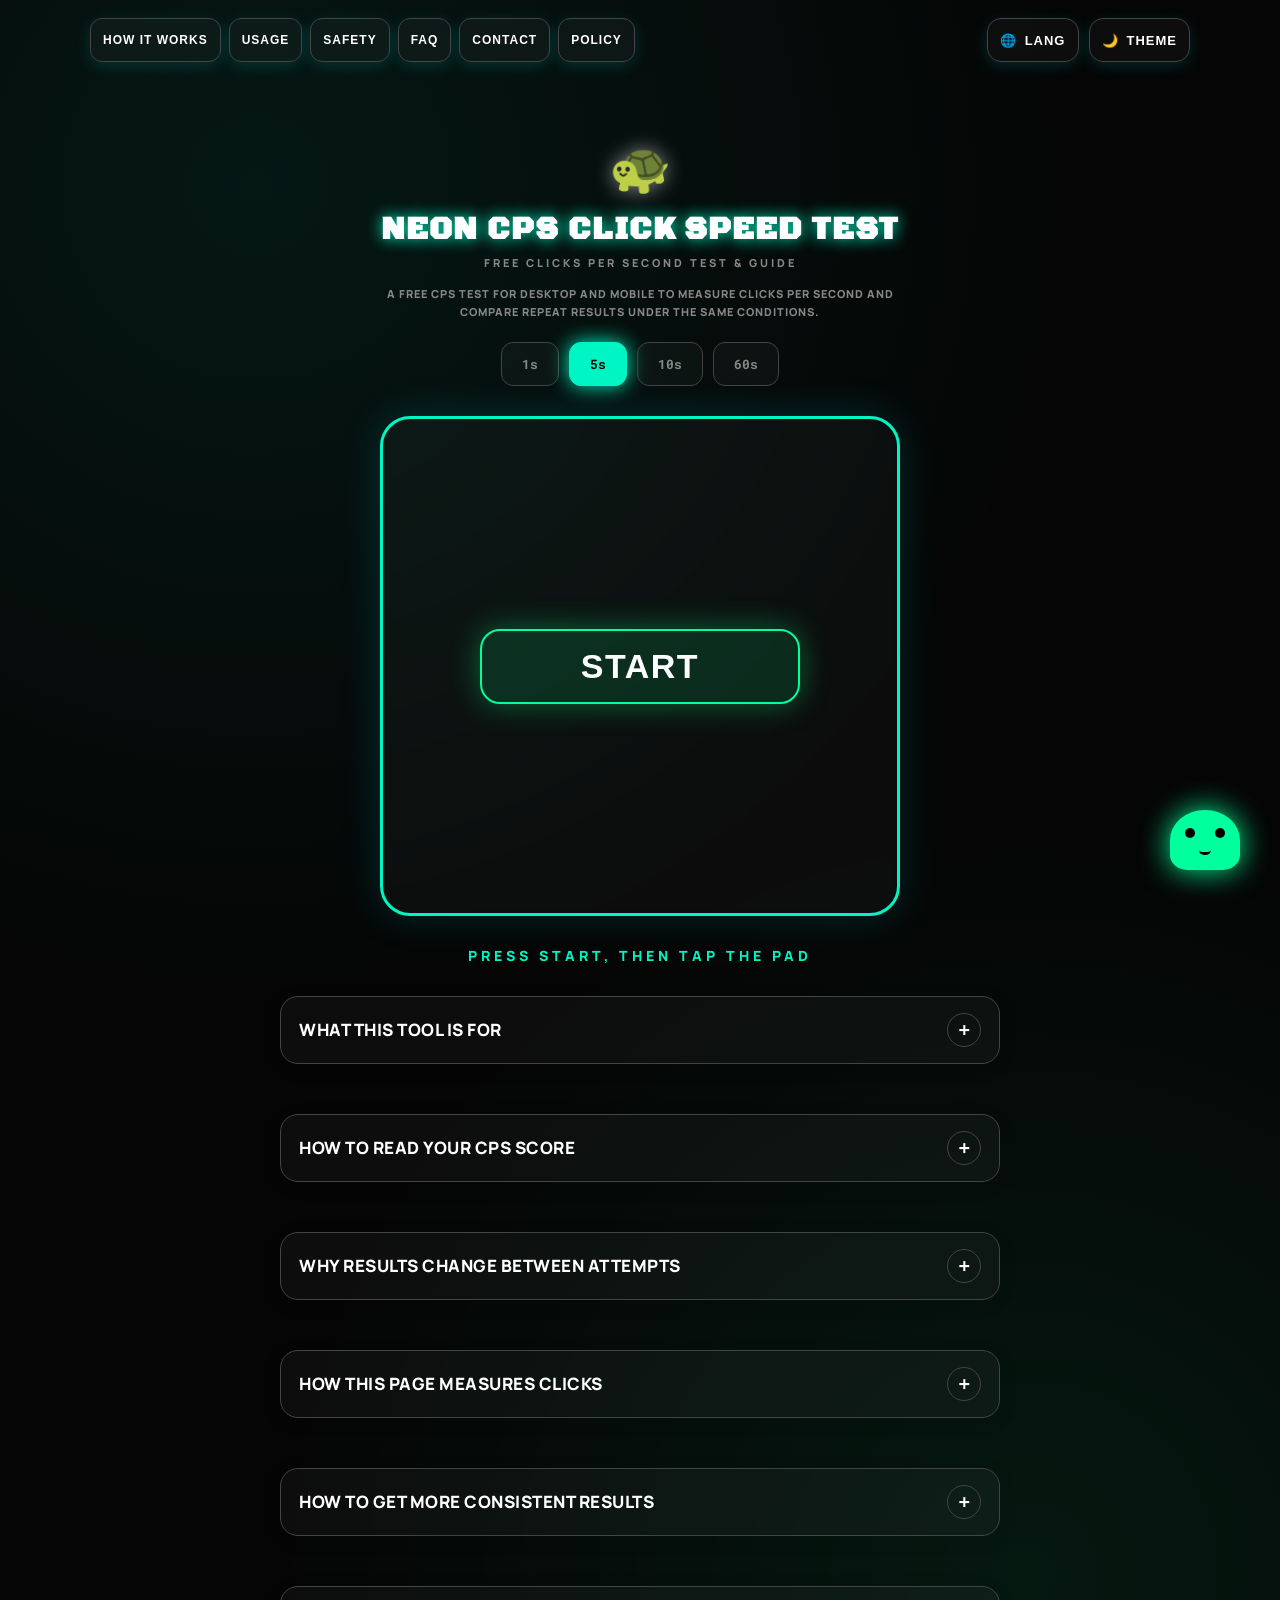
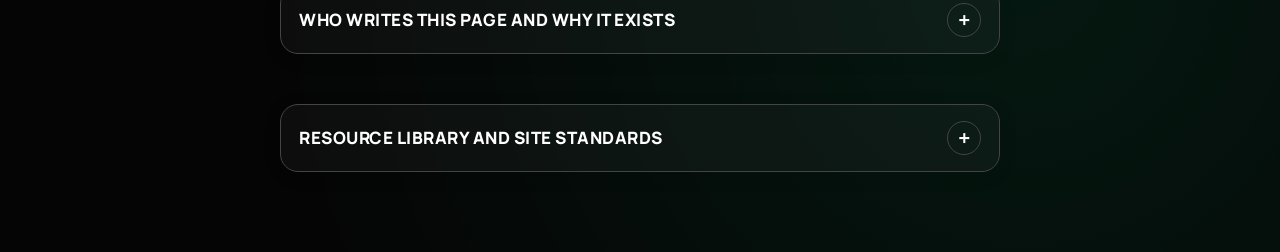
<file: index.html>
<!DOCTYPE html>
<html lang="en">
<head>
    <meta charset="UTF-8">
    <meta name="viewport" content="width=device-width, initial-scale=1.0, viewport-fit=cover">
    <meta name="robots" content="index,follow,max-snippet:-1,max-image-preview:large,max-video-preview:-1">
    <meta name="googlebot" content="index,follow,max-snippet:-1,max-image-preview:large,max-video-preview:-1">
    <meta name="theme-color" content="#050505">
  <meta name="color-scheme" content="dark light">
  <meta name="application-name" content="NEONCPS">
  <meta name="apple-mobile-web-app-capable" content="yes">
  <meta name="apple-mobile-web-app-status-bar-style" content="black-translucent">
  <meta name="apple-mobile-web-app-title" content="NEONCPS">
  <meta name="mobile-web-app-capable" content="yes">
  <link rel="manifest" href="/manifest.webmanifest">
    <meta name="author" content="NEONCPS">
    <meta name="description" content="Free CPS click speed test for desktop and mobile with original guides on methodology, score interpretation, mobile versus mouse comparison, safety, and editorial standards.">
    <meta name="keywords" content="CPS test, click speed test, clicks per second, CPS calculator, mobile CPS test, tap speed test, NEONCPS">
    <link rel="canonical" href="https://neoncps.com/">
    <link rel="alternate" hreflang="en" href="https://neoncps.com/">
    <link rel="alternate" hreflang="ko" href="https://neoncps.com/ko/">
    <link rel="alternate" hreflang="x-default" href="https://neoncps.com/">
    <meta property="og:title" content="NEONCPS | CPS Click Speed Test and Guide (1s, 5s, 10s, 60s)">
    <meta property="og:description" content="Free CPS click speed test for desktop and mobile with original methodology guides, score interpretation notes, and repeatable comparison advice.">
    <meta property="og:type" content="website">
    <meta property="og:site_name" content="NEONCPS">
    <meta property="og:url" content="https://neoncps.com/">
    <meta property="og:locale" content="en_US">
    <meta property="og:locale:alternate" content="ko_KR">
    <meta property="og:image" content="https://neoncps.com/og-image.png">
    <meta property="og:image:width" content="1200">
    <meta property="og:image:height" content="630">
    <meta property="og:image:type" content="image/png">
    <meta property="og:image:alt" content="NEONCPS click speed test preview image">
    <meta name="twitter:card" content="summary_large_image">
    <meta name="twitter:title" content="NEONCPS | CPS Click Speed Test and Guide (1s, 5s, 10s, 60s)">
    <meta name="twitter:description" content="Free CPS click speed test for desktop and mobile with original methodology guides, score interpretation notes, and repeatable comparison advice.">
    <meta name="twitter:image" content="https://neoncps.com/og-image.png">
    <meta name="google-adsense-account" content="ca-pub-9418686584056529">
    <meta name="naver-site-verification" content="72c7936bd1e193f1609f082f2ee301ebf7b5bbae">
    <link rel="icon" href="/favicon.png" sizes="256x256" type="image/png">
    <link rel="icon" href="/favicon.svg" sizes="any" type="image/svg+xml">
    <link rel="apple-touch-icon" href="/favicon.png">
    <link rel="shortcut icon" href="/favicon.png" type="image/png">
    <link rel="sitemap" type="application/xml" title="Sitemap" href="/sitemap.xml">
    <link rel="alternate" type="application/rss+xml" title="NEONCPS RSS" href="/rss.xml">
    <title>NEONCPS | CPS Click Speed Test and Guide (1s, 5s, 10s, 60s)</title>

    <script type="application/ld+json">
    {
      "@context": "https://schema.org",
      "@graph": [
        {
          "@type": "Organization",
          "@id": "https://neoncps.com/#organization",
          "name": "NEONCPS",
          "url": "https://neoncps.com/"
        },
        {
          "@type": "WebSite",
          "@id": "https://neoncps.com/#website",
          "url": "https://neoncps.com/",
          "name": "NEONCPS",
          "inLanguage": ["en", "ko"]
        },
        {
          "@type": "WebPage",
          "@id": "https://neoncps.com/#webpage",
          "url": "https://neoncps.com/",
          "name": "NEONCPS | CPS Click Speed Test and Guide (1s, 5s, 10s, 60s)",
          "description": "Free CPS click speed test for desktop and mobile with clicks per second scoring, score interpretation, methodology, and repeatability tips.",
          "isPartOf": { "@id": "https://neoncps.com/#website" },
          "about": { "@id": "https://neoncps.com/#app" },
          "publisher": { "@id": "https://neoncps.com/#organization" },
          "inLanguage": "en",
          "dateModified": "2026-03-30"
        },
        {
          "@type": "SoftwareApplication",
          "@id": "https://neoncps.com/#app",
          "name": "NEONCPS",
          "applicationCategory": "GameApplication",
          "operatingSystem": "Web",
          "url": "https://neoncps.com/",
          "offers": { "@type": "Offer", "price": "0", "priceCurrency": "USD" },
          "publisher": { "@id": "https://neoncps.com/#organization" }
        },
        {
          "@type": "FAQPage",
          "@id": "https://neoncps.com/#faq",
          "mainEntity": [
            {
              "@type": "Question",
              "name": "What is CPS?",
              "acceptedAnswer": {
                "@type": "Answer",
                "text": "CPS means clicks per second. It is calculated as total clicks divided by selected test time."
              }
            },
            {
              "@type": "Question",
              "name": "Why do results change each attempt?",
              "acceptedAnswer": {
                "@type": "Answer",
                "text": "Results vary by device latency, browser performance, hand fatigue, and click rhythm."
              }
            },
            {
              "@type": "Question",
              "name": "Is this mobile-friendly?",
              "acceptedAnswer": {
                "@type": "Answer",
                "text": "Yes. NEONCPS supports both desktop and mobile interactions with responsive UI."
              }
            },
            {
              "@type": "Question",
              "name": "How can I get more consistent CPS results?",
              "acceptedAnswer": {
                "@type": "Answer",
                "text": "Use the same device, browser, and posture, warm up briefly, and repeat tests under matching conditions."
              }
            },
            {
              "@type": "Question",
              "name": "Is this tool for medical diagnosis?",
              "acceptedAnswer": {
                "@type": "Answer",
                "text": "No. This is a casual click and tap speed utility and is not intended for medical or diagnostic use."
              }
            },
            {
              "@type": "Question",
              "name": "What is the difference between 1-second and 60-second CPS tests?",
              "acceptedAnswer": {
                "@type": "Answer",
                "text": "A 1-second test favors burst speed, while a 60-second test better shows rhythm control and fatigue over time."
              }
            },
            {
              "@type": "Question",
              "name": "Can I compare mouse and touch results directly?",
              "acceptedAnswer": {
                "@type": "Answer",
                "text": "Not reliably. Input hardware, touch sampling, browser performance, and posture can change results, so comparisons are most useful on the same device and browser."
              }
            },
            {
              "@type": "Question",
              "name": "How does this page count clicks?",
              "acceptedAnswer": {
                "@type": "Answer",
                "text": "The page counts primary pointer-down inputs during the selected duration and calculates CPS as total counted inputs divided by the chosen test time."
              }
            }
          ]
        }
      ]
    }
    </script>
    
    <link rel="preconnect" href="https://fonts.googleapis.com">
    <link rel="preconnect" href="https://fonts.gstatic.com" crossorigin>
    <link id="fontStylesheet" rel="stylesheet" href="https://fonts.googleapis.com/css2?family=Black+Ops+One&family=Manrope:wght@400;700;800&family=Roboto+Mono:wght@400;700&display=swap" media="print">
    <script>
      const fontStylesheetLink = document.getElementById('fontStylesheet');
      if (fontStylesheetLink) {
        fontStylesheetLink.addEventListener('load', () => {
          fontStylesheetLink.media = 'all';
        }, { once: true });
      }
    </script>
    <noscript><link rel="stylesheet" href="https://fonts.googleapis.com/css2?family=Black+Ops+One&family=Manrope:wght@400;700;800&family=Roboto+Mono:wght@400;700&display=swap"></noscript>
    <script>
      window.dataLayer = window.dataLayer || [];
      function gtag(){dataLayer.push(arguments);}
      const CONSENT_REQUIRED_REGIONS = [
        'AT', 'BE', 'BG', 'HR', 'CY', 'CZ', 'DK', 'EE', 'FI', 'FR', 'DE', 'GR',
        'HU', 'IE', 'IT', 'LV', 'LT', 'LU', 'MT', 'NL', 'PL', 'PT', 'RO', 'SK',
        'SI', 'ES', 'SE', 'IS', 'LI', 'NO', 'GB', 'CH'
      ];

      gtag('consent', 'default', {
        ad_storage: 'denied',
        analytics_storage: 'denied',
        ad_user_data: 'denied',
        ad_personalization: 'denied',
        region: CONSENT_REQUIRED_REGIONS,
        wait_for_update: 500
      });

      gtag('consent', 'default', {
        ad_storage: 'granted',
        analytics_storage: 'granted',
        ad_user_data: 'granted',
        ad_personalization: 'granted'
      });
    </script>
    <script>
      if (window.location.hostname === 'neoncps.com') {
        const adsenseScript = document.createElement('script');
        adsenseScript.async = true;
        adsenseScript.src = 'https://pagead2.googlesyndication.com/pagead/js/adsbygoogle.js?client=ca-pub-9418686584056529';
        adsenseScript.crossOrigin = 'anonymous';
        document.head.appendChild(adsenseScript);
      }
    </script>
    <!-- Google tag (gtag.js) -->
    <script async src="https://www.googletagmanager.com/gtag/js?id=G-QXBYS7FWMH"></script>
    <script>
      gtag('js', new Date());

      gtag('config', 'G-QXBYS7FWMH');
    </script>
    <script type="text/javascript">
      window.clarity = window.clarity || function(){(window.clarity.q = window.clarity.q || []).push(arguments);};
      function loadClarityWhenIdle() {
        if (window.__clarityLoaded) return;
        window.__clarityLoaded = true;
        const clarityScript = document.createElement("script");
        clarityScript.async = true;
        clarityScript.src = "https://www.clarity.ms/tag/vk5zr5rhoj";
        document.head.appendChild(clarityScript);
      }

      if ("requestIdleCallback" in window) {
        requestIdleCallback(loadClarityWhenIdle, { timeout: 2500 });
      } else {
        window.addEventListener("load", () => setTimeout(loadClarityWhenIdle, 1200), { once: true });
      }
    </script>
    
    <style>
        :root {
            /* Dark Mode Variables (Default) */
            --bg: #050505;
            --surface: #111;
            --text: #ffffff;
            --muted: #888;
            --neon-blue: #00f5c4;
            --neon-pink: #ff00ff;
            --neon-green: #00ff9d;
            --panel-bg: rgba(255, 255, 255, 0.03);
            --border: #444;
            --shadow: rgba(0, 243, 255, 0.15);
        }

        body.light {
            /* Light Mode Variables */
            --bg: #f7f4ef;
            --surface: #ffffff;
            --text: #1d1a16;
            --muted: #4f463d;
            --neon-blue: #0088ff;
            --neon-pink: #d000ff;
            --neon-green: #00a86b;
            --panel-bg: rgba(0, 0, 0, 0.05);
            --border: rgba(0, 0, 0, 0.1);
            --shadow: rgba(0, 0, 0, 0.05);
        }

        * {
            box-sizing: border-box;
            -webkit-tap-highlight-color: transparent;
        }

        body {
            background-color: var(--bg);
            background-image: radial-gradient(circle at 20% 10%, rgba(0, 245, 196, 0.08), transparent 42%), radial-gradient(circle at 80% 85%, rgba(0, 255, 157, 0.08), transparent 40%);
            color: var(--text);
            font-family: 'Manrope', sans-serif;
            margin: 0;
            display: flex;
            flex-direction: column;
            align-items: center;
            justify-content: flex-start;
            min-height: 100vh;
            overflow-x: hidden;
            overflow-y: auto;
            touch-action: pan-y;
            transition: background 0.4s ease, color 0.4s ease;
            padding-top: env(safe-area-inset-top);
            padding-right: env(safe-area-inset-right);
            padding-bottom: calc(60px + env(safe-area-inset-bottom));
            padding-left: env(safe-area-inset-left);
        }
        body.game-active {
            overflow: hidden;
        }
        .page-main {
            width: 100%;
            display: flex;
            flex-direction: column;
            align-items: center;
        }
        .click-pad,
        .btn-start,
        .time-btn,
        .btn-copy,
        .btn-restart,
        .info-tab,
        .topbar-card,
        .idle-msg,
        .rank-emoji,
        .subtitle,
        .meta-note,
        .result-box,
        .result-header,
        .result-summary,
        .result-context,
        .result-actions,
        .result-footnote {
            user-select: none;
            -webkit-user-select: none;
        }
        .btn-start,
        .time-btn,
        .btn-copy,
        .btn-restart,
        .btn-share-primary,
        .copy-toast-btn,
        .info-tab,
        .topbar-card,
        .guide-toggle {
            touch-action: manipulation;
        }
        body.lang-ko [data-lang="ko"] { display: block; }
        body.lang-en [data-lang="en"] { display: block; }
        [data-lang] { display: none; }
        .lang-option { display: block !important; }
        body.lang-ko .lang-inline[data-lang="ko"],
        body.lang-en .lang-inline[data-lang="en"] { display: inline; }
        body.lang-ko .lang-inline[data-lang="en"],
        body.lang-en .lang-inline[data-lang="ko"] { display: none; }

        .topbar {
            width: 92%;
            max-width: 1100px;
            display: flex;
            flex-wrap: wrap;
            align-items: center;
            justify-content: space-between;
            gap: 12px;
            margin: 18px auto 6px;
            z-index: 50;
        }
        .topbar-group {
            display: flex;
            flex-wrap: wrap;
            gap: 10px;
            align-items: center;
        }
        .topbar-group.utilities { margin-left: auto; }
        .topbar-card {
            background: var(--panel-bg);
            border: 1px solid var(--border);
            color: var(--text);
            padding: 8px 12px;
            border-radius: 14px;
            cursor: pointer;
            font-size: 13px;
            font-weight: 800;
            letter-spacing: 1px;
            display: inline-flex;
            align-items: center;
            gap: 8px;
            transition: 0.2s;
            box-shadow: 0 4px 15px var(--shadow);
            min-height: 44px;
        }
        .topbar-card:active { transform: scale(0.96); }
        .lang-selector { position: relative; }
        .lang-menu {
            position: absolute;
            top: calc(100% + 8px);
            left: 0;
            min-width: 160px;
            background: var(--surface);
            border: 1px solid var(--border);
            border-radius: 12px;
            box-shadow: 0 10px 24px var(--shadow);
            display: none;
            z-index: 80;
            overflow: hidden;
        }
        .lang-menu.open { display: block; }
        .lang-menu button {
            width: 100%;
            background: transparent;
            border: 0;
            color: var(--text);
            padding: 10px 12px;
            text-align: left;
            font-weight: 700;
            cursor: pointer;
        }
        .lang-menu button:hover { background: rgba(255,255,255,0.05); }
        .info-tabs {
            display: flex;
            flex-wrap: wrap;
            gap: 8px;
        }
        .info-tab {
            background: var(--panel-bg);
            border: 1px solid var(--border);
            color: var(--text);
            padding: 8px 12px;
            border-radius: 12px;
            font-size: 12px;
            font-weight: 800;
            letter-spacing: 1px;
            cursor: pointer;
            text-transform: uppercase;
            box-shadow: 0 4px 15px var(--shadow);
            min-height: 44px;
        }
        .info-tab.active { background: var(--neon-blue); color: #000; }
        .info-panels {
            width: 92%;
            max-width: 900px;
            margin: 6px auto 18px;
        }
        .info-panel {
            display: none;
            background: var(--panel-bg);
            border: 1px solid var(--border);
            border-radius: 16px;
            padding: 16px 18px;
            margin-top: 10px;
            box-shadow: 0 6px 18px rgba(0,0,0,0.12);
        }
        .info-panel.open { display: block; }

        .theme-toggle {
            background: var(--panel-bg);
            border: 1px solid var(--border);
            color: var(--text);
            padding: 8px 12px;
            border-radius: 50px;
            cursor: pointer;
            font-size: 18px;
            display: flex;
            align-items: center;
            gap: 8px;
            transition: 0.2s;
            box-shadow: 0 4px 15px var(--shadow);
        }
        .theme-toggle:active { transform: scale(0.95); }

        /* Floating Rank Emoji - Top Position */
        .rank-emoji {
            margin-top: 40px;
            font-size: 50px;
            transition: 0.3s cubic-bezier(0.175, 0.885, 0.32, 1.275);
            filter: drop-shadow(0 0 10px rgba(255,255,255,0.5));
            animation: floatEmoji 2s ease-in-out infinite;
            z-index: 10;
        }
        @keyframes floatEmoji { 0%, 100% { transform: translateY(0); } 50% { transform: translateY(-10px); } }

        h1 {
            font-family: 'Black Ops One', cursive;
            font-size: clamp(24px, 5vw, 32px);
            color: var(--text);
            text-shadow: 0 0 15px var(--neon-blue);
            margin: 10px 0 5px;
            letter-spacing: 1px;
            z-index: 10;
            text-align: center;
        }

        .subtitle {
            color: var(--muted);
            font-size: 11px;
            margin-bottom: 25px;
            z-index: 10;
            letter-spacing: 3px;
            font-weight: 800;
            text-transform: uppercase;
        }
        .meta-note {
            color: var(--muted);
            font-size: 11px;
            margin-top: -10px;
            margin-bottom: 22px;
            text-align: center;
            max-width: 520px;
            line-height: 1.6;
            letter-spacing: 1px;
            font-weight: 800;
            text-transform: uppercase;
        }

        /* 시간 선택 도구 */
        .time-selector {
            display: flex;
            gap: 10px;
            margin-bottom: 30px;
            z-index: 10;
        }

        .time-btn {
            background: var(--panel-bg);
            border: 1px solid var(--border);
            color: var(--muted);
            padding: 10px 20px;
            border-radius: 12px;
            font-size: 13px;
            cursor: pointer;
            transition: 0.2s;
            font-weight: 800;
            font-family: 'Roboto Mono', monospace;
            min-height: 44px;
        }

        .time-btn.active {
            background: var(--neon-blue);
            color: #000;
            border-color: var(--neon-blue);
            box-shadow: 0 0 20px var(--neon-blue);
        }

        /* 메인 테스트 영역 */
        .test-container {
            position: relative;
            width: min(94%, 520px);
            height: clamp(300px, 58vh, 500px);
            perspective: 1000px;
            z-index: 5;
            display: flex;
            flex-direction: column;
            justify-content: center;
            align-items: center;
        }

        .click-pad {
            width: 100%;
            height: 100%;
            background: var(--panel-bg);
            border: 3px solid var(--neon-blue);
            border-radius: 30px;
            display: flex;
            flex-direction: column;
            justify-content: center;
            align-items: center;
            cursor: pointer;
            box-shadow: 0 0 40px var(--shadow);
            transition: transform 0.05s, box-shadow 0.1s, border-color 0.3s;
            position: relative;
            overflow: hidden;
            backdrop-filter: blur(5px);
            touch-action: manipulation;
        }
        .click-pad .score-text,
        .click-pad .timer-text {
            opacity: 0;
            transform: translateY(8px);
        }
        .click-pad.running .score-text,
        .click-pad.running .timer-text {
            opacity: 1;
            transform: none;
        }

        .click-pad:active {
            transform: scale(0.96) translateY(2px);
            background: rgba(0, 243, 255, 0.1);
            border-color: var(--text);
        }

        .shake { animation: shake 0.2s cubic-bezier(.36,.07,.19,.97) both; }
        @keyframes shake {
            10%, 90% { transform: translate3d(-2px, 0, 0); }
            20%, 80% { transform: translate3d(4px, 0, 0); }
            30%, 50%, 70% { transform: translate3d(-4px, 0, 0); }
            40%, 60% { transform: translate3d(2px, 0, 0); }
        }

        .score-text {
            font-size: 100px;
            font-weight: 800;
            color: var(--text);
            text-shadow: 0 0 20px rgba(255,255,255,0.3);
            pointer-events: none;
            line-height: 0.8;
            font-family: 'Black Ops One', cursive;
            transition: opacity 0.2s ease, transform 0.2s ease;
        }
        .click-pad.instant-hide .score-text,
        .click-pad.instant-hide .timer-text {
            transition: none;
        }

        .timer-text {
            font-size: 20px;
            color: var(--neon-pink);
            margin-top: 15px;
            font-weight: 800;
            pointer-events: none;
            font-family: 'Roboto Mono', monospace;
            background: rgba(255, 0, 255, 0.1);
            padding: 4px 12px;
            border-radius: 8px;
            transition: opacity 0.2s ease, transform 0.2s ease;
        }
        body.light .timer-text {
            color: #3a0f47;
            background: rgba(208, 0, 255, 0.14);
        }

        /* 대기 화면 전용 텍스트 */
        .idle-msg {
            margin-top: 30px;
            color: var(--neon-blue);
            font-size: 14px;
            font-weight: 800;
            letter-spacing: 4px;
            animation: blink 2s infinite;
            z-index: 10;
            height: 20px;
            text-transform: uppercase;
        }
        body.light .idle-msg { color: #0c5aa3; }
        @keyframes blink { 0%, 100% { opacity: 1; transform: scale(1); } 50% { opacity: 0.3; transform: scale(0.98); } }

        .pad-overlay {
            position: absolute;
            inset: 0;
            display: flex;
            flex-direction: column;
            align-items: center;
            justify-content: center;
            gap: 18px;
            z-index: 4;
            transition: opacity 0.2s ease;
        }
        .click-pad.running .pad-overlay { opacity: 0; pointer-events: none; }
        .click-pad.idle .pad-overlay,
        .click-pad.counting .pad-overlay { opacity: 1; pointer-events: auto; }
        .btn-start {
            display: flex;
            align-items: center;
            justify-content: center;
            margin: 0 auto;
            min-width: min(72%, 320px);
            padding: 16px 24px;
            border: 2px solid var(--neon-green);
            border-radius: 20px;
            background: rgba(0, 255, 136, 0.12);
            color: var(--text);
            font-family: 'Orbitron', sans-serif;
            font-size: clamp(22px, 5vw, 34px);
            font-weight: 800;
            letter-spacing: 1.5px;
            text-transform: uppercase;
            cursor: pointer;
            transition: transform 0.12s ease, box-shadow 0.12s ease, opacity 0.12s ease;
            box-shadow: 0 0 30px rgba(0, 255, 136, 0.35);
            min-height: 44px;
        }
        .btn-start:hover {
            transform: translateY(-1px);
            box-shadow: 0 0 24px rgba(0, 255, 136, 0.35);
        }
        .btn-start:active { transform: scale(0.98); }
        .btn-start:disabled {
            opacity: 0.6;
            cursor: not-allowed;
            transform: none;
            box-shadow: none;
        }
        .start-countdown {
            position: absolute;
            inset: 0;
            display: flex;
            align-items: center;
            justify-content: center;
            width: 100%;
            text-align: center;
            font-family: 'Black Ops One', cursive;
            font-size: clamp(70px, 20vw, 140px);
            color: var(--neon-pink);
            text-shadow: 0 0 20px rgba(255, 0, 255, 0.6);
            visibility: hidden;
            line-height: 1;
        }
        body.light .start-countdown { color: #9e2cbc; }

        .content-section {
            width: 92%;
            max-width: 720px;
            margin: 30px auto 20px;
            line-height: 1.6;
        }
        .guide-toggle {
            width: 100%;
            display: flex;
            align-items: center;
            justify-content: space-between;
            gap: 16px;
            background: var(--panel-bg);
            border: 1px solid var(--border);
            color: var(--text);
            border-radius: 18px;
            padding: 16px 18px;
            box-shadow: 0 4px 20px rgba(0,0,0,0.08);
            cursor: pointer;
            text-align: left;
            font: inherit;
            font-weight: 800;
        }
        .guide-toggle-label {
            display: flex;
            flex-direction: column;
            gap: 4px;
        }
        .guide-toggle-label span {
            font-size: 17px;
            line-height: 1.3;
            letter-spacing: 0.5px;
        }
        .guide-toggle-icon {
            width: 34px;
            height: 34px;
            border-radius: 999px;
            border: 1px solid var(--border);
            display: inline-flex;
            align-items: center;
            justify-content: center;
            font-size: 22px;
            font-weight: 700;
            flex: 0 0 auto;
        }
        .guide-accordion-ready .content-card {
            display: none;
            margin-top: 12px;
        }
        .guide-accordion-ready.open .content-card {
            display: block;
        }
        .guide-accordion-ready .content-card > h2 {
            display: none;
        }
        .content-card {
            background: var(--panel-bg);
            border: 1px solid var(--border);
            border-radius: 18px;
            padding: 18px 20px;
            box-shadow: 0 4px 20px rgba(0,0,0,0.08);
        }
        .content-card h2 {
            margin: 0 0 10px;
            font-family: 'Manrope', sans-serif;
            font-size: 18px;
            letter-spacing: 1px;
            font-weight: 800;
        }
        .content-card p {
            margin: 10px 0;
            color: var(--muted);
            font-size: 14px;
        }
        .content-card ul {
            list-style: none;
            padding: 0;
            margin: 12px 0 0;
        }
        .content-card li {
            font-size: 14px;
            color: var(--muted);
            padding-left: 22px;
            position: relative;
            margin: 8px 0;
            line-height: 1.6;
        }
        .content-card li::before {
            content: "✔";
            position: absolute;
            left: 0;
            font-size: 11px;
            top: 3px;
            color: var(--neon-green);
        }
        .contact-status {
            margin: 10px 0 0;
            font-size: 13px;
            color: var(--muted);
        }
        .contact-status.success { color: #1f7a42; }
        .contact-status.error { color: #9a1f2e; }
        .info-panel p {
            color: var(--muted);
            font-size: 14px;
            line-height: 1.8;
            margin: 12px 0;
            text-align: justify;
        }
        .info-panel ul {
            list-style: none;
            padding: 0;
            margin: 12px 0;
        }
        .info-panel li {
            font-size: 14px;
            color: var(--muted);
            padding-left: 22px;
            position: relative;
            margin: 10px 0;
            line-height: 1.6;
        }
        .info-panel li::before {
            content: "▶";
            position: absolute;
            left: 0;
            font-size: 10px;
            top: 3px;
            color: var(--neon-blue);
        }
        .info-panel-link-group {
            margin-top: 16px;
            padding-top: 14px;
            border-top: 1px solid rgba(255, 255, 255, 0.08);
            display: flex;
            flex-direction: column;
            gap: 10px;
        }
        body.light .info-panel-link-group {
            border-top-color: rgba(0, 0, 0, 0.08);
        }
        .info-panel-link {
            display: inline-flex;
            align-items: center;
            justify-content: center;
            width: 100%;
            min-height: 44px;
            padding: 10px 14px;
            border-radius: 12px;
            border: 1px solid rgba(0, 245, 196, 0.28);
            background: rgba(0, 245, 196, 0.08);
            color: var(--text);
            font-size: 13px;
            font-weight: 800;
            letter-spacing: 0.2px;
            text-decoration: none;
            transition: transform 0.12s ease, box-shadow 0.12s ease, border-color 0.12s ease;
        }
        .info-panel-link:hover {
            transform: translateY(-1px);
            box-shadow: 0 8px 18px rgba(0, 245, 196, 0.14);
            border-color: rgba(0, 245, 196, 0.44);
        }
        body.light .info-panel-link {
            background: rgba(0, 136, 255, 0.08);
            border-color: rgba(0, 136, 255, 0.24);
        }
        @media (max-width: 900px) {
            .topbar { margin-top: 12px; }
            .info-panels { max-width: 720px; }
        }
        @media (max-width: 768px) {
            .topbar {
                width: 94%;
                gap: 10px;
                align-items: stretch;
            }
            .topbar-group.utilities {
                width: 100%;
                justify-content: flex-end;
            }
            .info-tabs {
                display: flex;
                flex-wrap: nowrap;
                overflow-x: auto;
                overflow-y: hidden;
                gap: 8px;
                width: 100%;
                -webkit-overflow-scrolling: touch;
                scrollbar-width: none;
            }
            .info-tabs::-webkit-scrollbar { display: none; }
            .info-tab {
                white-space: nowrap;
                flex: 0 0 auto;
            }
            .time-selector {
                width: min(94%, 420px);
                flex-wrap: wrap;
                justify-content: center;
                margin-bottom: 22px;
            }
            .time-btn {
                flex: 1 1 84px;
                padding: 10px 16px;
            }
            .test-container {
                position: relative;
                top: auto;
                z-index: 5;
                width: min(94%, 520px);
            }
            .click-pad,
            .modal-overlay { backdrop-filter: none; }
            .modal-overlay {
                padding: 16px;
            }
            .result-box {
                width: min(100%, 460px);
                max-height: calc(100vh - 32px);
                overflow-y: auto;
                -webkit-overflow-scrolling: touch;
            }
            .slime-container {
                display: block;
                right: max(10px, env(safe-area-inset-right));
                left: auto;
                bottom: calc(10px + env(safe-area-inset-bottom));
                width: 52px;
                height: 44px;
                opacity: 0.72;
            }
            body.game-active .slime-container {
                opacity: 0.45;
                transform: scale(0.92);
            }
        }
        @media (max-width: 480px), (max-height: 700px) {
            h1 {
                letter-spacing: 0.5px;
            }
            .subtitle,
            .meta-note {
                width: 92%;
                letter-spacing: 1.5px;
            }
            .guide-toggle {
                padding: 14px 14px;
                gap: 12px;
            }
            .guide-toggle-label span {
                font-size: 15px;
                letter-spacing: 0.2px;
            }
            .guide-toggle-icon {
                width: 30px;
                height: 30px;
                font-size: 18px;
            }
            .content-card {
                padding: 16px 16px;
            }
            .slime-container {
                width: 46px;
                height: 40px;
                opacity: 0.62;
            }
        }
        @media (max-height: 720px) {
            body { padding-bottom: 24px; }
            .rank-emoji { margin-top: 24px; font-size: 44px; }
            .subtitle { margin-bottom: 18px; }
            .test-container { height: clamp(230px, 42vh, 380px); }
            .idle-msg { margin-top: 18px; }
            .btn-start { font-size: clamp(20px, 4.8vw, 28px); }
        }

        /* Neon Slime Character */
        .slime-container {
            position: fixed;
            bottom: 30px;
            right: 40px;
            left: auto;
            width: 70px;
            height: 60px;
            z-index: 1;
            pointer-events: none;
            transition: transform 0.1s ease, opacity 0.5s ease;
        }
        .slime-container::after {
            content: "";
            position: absolute;
            inset: -8px;
            border-radius: 50%;
            border: 2px solid rgba(0, 255, 157, 0.55);
            opacity: 0;
            transform: scale(0.88);
            pointer-events: none;
        }
        .slime {
            width: 100%;
            height: 100%;
            background: var(--neon-green);
            border-radius: 50% 50% 25% 25%;
            position: relative;
            box-shadow: 0 0 30px var(--neon-green);
            animation: idleSlime 3s ease-in-out infinite;
        }
        .slime-container.glow-advanced .slime {
            box-shadow: 0 0 36px var(--neon-green);
        }
        .slime-container.glow-advanced.glow-hit .slime {
            animation: idleSlime 3s ease-in-out infinite, advancedGlowHit 0.3s ease-out;
            box-shadow: 0 0 46px rgba(0, 255, 157, 0.9);
        }
        .slime-container.glow-elite .slime {
            box-shadow: 0 0 44px rgba(0, 255, 157, 0.95);
        }
        .slime-container.glow-elite::after {
            opacity: 0.9;
            animation: eliteRingPulse 1s ease-in-out infinite;
        }
        .slime-eyes {
            position: absolute;
            top: 18px;
            left: 15px;
            right: 15px;
            display: flex;
            justify-content: space-between;
        }
        .eye {
            width: 10px;
            height: 10px;
            background: #000;
            border-radius: 50%;
            animation: blinkSlime 4s infinite;
        }
        .slime-mouth {
            position: absolute;
            bottom: 15px;
            left: 50%;
            transform: translateX(-50%);
            width: 12px;
            height: 5px;
            border-bottom: 3px solid #000;
            border-radius: 0 0 12px 12px;
        }
        
        @keyframes idleSlime {
            0%, 100% { transform: scaleY(1); }
            50% { transform: scaleY(0.8) scaleX(1.1); }
        }
        @keyframes blinkSlime {
            0%, 90%, 100% { transform: scaleY(1); }
            95% { transform: scaleY(0.1); }
        }
        .jump { animation: jumpSlime 0.4s cubic-bezier(0.175, 0.885, 0.32, 1.275) !important; }
        @keyframes jumpSlime {
            0% { transform: translateY(0) scaleY(0.7); }
            40% { transform: translateY(-50px) scaleY(1.2); }
            100% { transform: translateY(0) scaleY(1); }
        }
        @keyframes advancedGlowHit {
            0% { transform: scale(1); }
            50% { transform: scale(1.08); }
            100% { transform: scale(1); }
        }
        @keyframes eliteRingPulse {
            0% { transform: scale(0.88); opacity: 0.35; }
            50% { transform: scale(1.04); opacity: 0.95; }
            100% { transform: scale(0.88); opacity: 0.35; }
        }

        .particle {
            position: absolute;
            pointer-events: none;
            animation: pop 0.6s ease-out forwards;
            border-radius: 50%;
        }
        @keyframes pop {
            0% { transform: translate(0, 0) scale(1.5); opacity: 1; }
            100% { transform: translate(var(--tx), var(--ty)) scale(0); opacity: 0; }
        }

        /* 결과 모달 */
        .modal-overlay {
            display: none;
            position: fixed;
            top: 0; left: 0; width: 100%; height: 100%;
            background: rgba(0,0,0,0.95);
            z-index: 100;
            flex-direction: column;
            justify-content: center;
            align-items: center;
            backdrop-filter: blur(15px);
        }
        body.light .modal-overlay { background: rgba(248, 250, 255, 0.96); }

        .result-box {
            text-align: center;
            animation: zoomIn 0.4s cubic-bezier(0.175, 0.885, 0.32, 1.275);
            width: 90%;
            max-width: 460px;
        }
        @keyframes zoomIn { from {transform: scale(0.5); opacity: 0;} to {transform: scale(1); opacity: 1;} }

        .result-header { margin-bottom: 14px; text-align: center; }
        .result-title {
            margin: 0;
            color: #00f5c4;
            font-weight: 700;
            font-size: clamp(24px, 5.4vw, 34px);
            text-shadow: 0 0 8px rgba(0,245,196,0.5);
            letter-spacing: 0.4px;
        }
        .result-subtitle {
            margin-top: 6px;
            color: var(--muted);
            font-size: clamp(13px, 3vw, 16px);
            font-weight: 700;
            letter-spacing: 0.8px;
        }
        .result-summary {
            display: flex;
            flex-direction: column;
            gap: 12px;
            margin: 16px 0 14px;
            background: rgba(255,255,255,0.06);
            padding: 18px 16px;
            border-radius: 20px;
            border: 1px solid var(--border);
        }
        .summary-item {
            display: flex;
            flex-direction: column;
            align-items: stretch;
            gap: 4px;
            width: 100%;
            white-space: nowrap;
        }
        .summary-label {
            display: block;
            width: 100%;
            color: var(--muted);
            font-size: clamp(16px, 3.6vw, 20px);
            font-weight: 700;
            text-align: center;
        }
        .summary-value {
            display: block;
            width: 100%;
            color: var(--text);
            font-size: clamp(30px, 7vw, 42px);
            font-weight: 900;
            font-family: 'Roboto Mono', monospace;
            line-height: 1;
            text-align: center;
        }
        .summary-item.cps-item .summary-value {
            font-size: clamp(54px, 12.5vw, 76px);
            color: #00ff9d;
            text-shadow: 0 0 6px rgba(0,255,157,0.7), 0 0 14px rgba(0,255,157,0.5);
        }
        .result-context {
            margin-top: 10px;
            padding: 12px 12px 10px;
            border-radius: 16px;
            border: 1px solid var(--border);
            background: rgba(255,255,255,0.04);
            display: flex;
            flex-direction: column;
            gap: 8px;
            text-align: center;
        }
        .result-mode-note,
        .recent-runs {
            font-size: 13px;
            line-height: 1.5;
            color: var(--muted);
            font-weight: 700;
        }
        .result-guide-row {
            margin-top: 12px;
        }
        .btn-guide-secondary {
            width: 100%;
            display: inline-flex;
            align-items: center;
            justify-content: center;
            min-height: 46px;
            padding: 13px 16px;
            border-radius: 14px;
            border: 1px solid rgba(0, 245, 196, 0.32);
            background: rgba(0, 245, 196, 0.08);
            color: var(--text);
            text-decoration: none;
            font-size: 15px;
            font-weight: 800;
            letter-spacing: 0.2px;
            transition: transform 0.12s ease, box-shadow 0.12s ease, border-color 0.12s ease;
        }
        .btn-guide-secondary:hover {
            transform: translateY(-1px);
            box-shadow: 0 8px 20px rgba(0, 245, 196, 0.16);
            border-color: rgba(0, 245, 196, 0.48);
        }
        body.light .btn-guide-secondary {
            background: rgba(0, 136, 255, 0.09);
            border-color: rgba(0, 136, 255, 0.26);
        }
        .result-actions {
            margin-top: 10px;
            display: flex;
            flex-direction: column;
            gap: 6px;
            text-align: center;
        }
        .result-action {
            font-size: 14px;
            font-weight: 700;
            color: var(--text);
            white-space: nowrap;
        }
        .share-primary-row {
            display: flex;
            gap: 10px;
            margin-top: 14px;
        }
        .share-primary-row .btn-share-primary,
        .share-primary-row .btn-copy {
            flex: 1 1 0;
            width: auto;
            margin-top: 0;
        }
        .btn-share-primary {
            border: 1px solid var(--neon-green);
            background: rgba(0, 255, 157, 0.12);
            color: var(--text);
            font-size: 16px;
            font-weight: 800;
            padding: 13px 16px;
            border-radius: 12px;
            cursor: pointer;
            min-height: 44px;
            transition: transform 0.12s ease, box-shadow 0.12s ease;
        }
        .btn-share-primary:hover {
            transform: translateY(-1px);
            box-shadow: 0 8px 20px rgba(0, 255, 157, 0.18);
        }
        .btn-share-primary:active { transform: scale(0.99); }
        .result-footnote {
            margin-top: 12px;
            padding-top: 10px;
            border-top: 1px solid rgba(255,255,255,0.12);
            font-size: 12px;
            color: var(--muted);
            line-height: 1.5;
            text-align: center;
        }
        body:not(.light) .result-summary {
            background: rgba(255,255,255,0.09);
            border: 1px solid rgba(255,255,255,0.16);
        }
        body:not(.light) .summary-label { color: #d1d5db; }
        body:not(.light) .summary-value { color: #ffffff; }
        body.light .result-summary {
            background: rgba(255,255,255,0.92);
            border: 1px solid rgba(0,0,0,0.12);
            box-shadow: 0 8px 22px rgba(0,0,0,0.08);
        }
        body.light .result-context {
            background: rgba(255,255,255,0.9);
            border: 1px solid rgba(0,0,0,0.1);
        }
        body.light .summary-label { color: #334155; }
        body.light .summary-value { color: #0f172a; text-shadow: none; }
        body.light .summary-item.cps-item .summary-value {
            color: #9e2cbc;
            text-shadow: 0 0 6px rgba(158, 44, 188, 0.65), 0 0 14px rgba(158, 44, 188, 0.45);
        }
        .btn-copy {
            width: 100%;
            border: 1px solid var(--neon-blue);
            background: rgba(0, 243, 255, 0.1);
            color: var(--text);
            font-size: 17px;
            font-weight: 800;
            padding: 13px 16px;
            border-radius: 12px;
            cursor: pointer;
            margin-top: 8px;
            transition: transform 0.12s ease, box-shadow 0.12s ease;
            min-height: 44px;
        }
        .btn-copy:hover {
            transform: translateY(-1px);
            box-shadow: 0 8px 20px rgba(0, 243, 255, 0.2);
        }
        .btn-copy:active { transform: scale(0.99); }
        @media (max-width: 430px) {
            .result-action,
            .result-mode-note,
            .recent-runs { white-space: normal; }
            .share-primary-row {
                flex-direction: column;
            }
        }
        .copy-toast {
            position: fixed;
            left: 50%;
            bottom: 24px;
            transform: translateX(-50%) translateY(18px);
            width: min(92%, 540px);
            background: rgba(8, 14, 24, 0.9);
            border: 1px solid rgba(0, 245, 196, 0.35);
            border-radius: 14px;
            box-shadow: 0 10px 28px rgba(0, 0, 0, 0.35), 0 0 18px rgba(0, 245, 196, 0.2);
            padding: 12px 14px;
            z-index: 130;
            opacity: 0;
            pointer-events: none;
            transition: opacity 0.22s ease, transform 0.22s ease;
        }
        .copy-toast.show {
            opacity: 1;
            pointer-events: auto;
            transform: translateX(-50%) translateY(0);
        }
        .copy-toast-title {
            font-size: 13px;
            font-weight: 800;
            color: #d9fff7;
            margin-bottom: 6px;
            letter-spacing: 0.5px;
        }
        .copy-toast-url {
            font-family: 'Roboto Mono', monospace;
            font-size: 12px;
            color: #9be8dc;
            background: rgba(255, 255, 255, 0.06);
            border: 1px solid rgba(255, 255, 255, 0.14);
            border-radius: 10px;
            padding: 8px 10px;
            white-space: nowrap;
            overflow: hidden;
            text-overflow: ellipsis;
        }
        .copy-toast-actions {
            margin-top: 8px;
            display: flex;
            justify-content: flex-end;
            gap: 8px;
        }
        .copy-toast-btn {
            border: 1px solid rgba(0, 245, 196, 0.45);
            background: rgba(0, 245, 196, 0.12);
            color: #d9fff7;
            border-radius: 10px;
            font-size: 12px;
            font-weight: 800;
            padding: 6px 10px;
            min-height: 36px;
            cursor: pointer;
        }
        body.light .copy-toast {
            background: rgba(255, 255, 255, 0.97);
            border: 1px solid rgba(0, 136, 255, 0.26);
            box-shadow: 0 10px 24px rgba(0, 0, 0, 0.12);
        }
        body.light .copy-toast-title { color: #0f172a; }
        body.light .copy-toast-url {
            color: #334155;
            background: rgba(0, 0, 0, 0.04);
            border: 1px solid rgba(0, 0, 0, 0.1);
        }
        body.light .copy-toast-btn {
            border: 1px solid rgba(0, 136, 255, 0.35);
            background: rgba(0, 136, 255, 0.1);
            color: #0f172a;
        }
        .btn-restart {
            background: linear-gradient(135deg, var(--neon-pink), #ff5e00);
            border: none;
            padding: 18px 70px;
            color: #fff;
            font-size: 20px;
            font-weight: 800;
            border-radius: 16px;
            cursor: pointer;
            margin-top: 20px;
            box-shadow: 0 10px 30px rgba(255, 0, 255, 0.3);
            transition: 0.3s;
            text-transform: uppercase;
            letter-spacing: 1px;
            width: 100%;
            min-height: 44px;
        }
        .btn-restart:hover { transform: translateY(-3px); box-shadow: 0 15px 40px rgba(255, 0, 255, 0.5); }
        .btn-restart:active { transform: scale(0.95); }
        .topbar-card:hover,
        .info-tab:hover,
        .time-btn:hover,
        .btn-start:hover,
        .btn-copy:hover,
        .btn-restart:hover {
            box-shadow: 0 0 14px rgba(0, 255, 157, 0.35), 0 0 28px rgba(0, 245, 196, 0.25);
        }

        body.modal-open {
            overflow: hidden;
        }
        /* 결과 모달이 열릴 때 광고 노출 차단 (알림/전환 화면 정책 대응) */
        body.modal-open ins.adsbygoogle,
        body.modal-open iframe[src*="googleads"],
        body.modal-open iframe[id^="google_ads_iframe"] {
            display: none !important;
        }
        body.modal-open .slime-container {
            opacity: 0 !important;
        }
        @media (prefers-reduced-motion: reduce) {
            html { scroll-behavior: auto; }
            *, *::before, *::after {
                animation-duration: 0.01ms !important;
                animation-iteration-count: 1 !important;
                transition-duration: 0.01ms !important;
            }
        }
    </style>
</head>
<body class="lang-en">
    <main class="page-main" id="mainContent">
    <div class="topbar">
        <div class="info-tabs" role="tablist" aria-label="Info tabs">
            <button class="info-tab" id="tab-how" role="tab" aria-controls="panel-how" aria-selected="false" tabindex="0" data-target="panel-how" data-i18n="navHow">HOW IT WORKS</button>
            <button class="info-tab" id="tab-usage" role="tab" aria-controls="panel-usage" aria-selected="false" tabindex="-1" data-target="panel-usage" data-i18n="navUsage">USAGE</button>
            <button class="info-tab" id="tab-health" role="tab" aria-controls="panel-health" aria-selected="false" tabindex="-1" data-target="panel-health" data-i18n="navSafety">SAFETY</button>
            <button class="info-tab" id="tab-faq" role="tab" aria-controls="panel-faq" aria-selected="false" tabindex="-1" data-target="panel-faq" data-i18n="navFaq">FAQ</button>
            <button class="info-tab" id="tab-contact" role="tab" aria-controls="panel-contact" aria-selected="false" tabindex="-1" data-target="panel-contact" data-i18n="navContact">CONTACT</button>
            <button class="info-tab" id="tab-policy" role="tab" aria-controls="panel-policy" aria-selected="false" tabindex="-1" data-target="panel-policy" data-i18n="navPolicy">POLICY</button>
        </div>
        <div class="topbar-group utilities">
            <div class="lang-selector">
                <button class="topbar-card" id="langToggle" aria-expanded="false" aria-haspopup="true">
                    <span>🌐</span>
                    <span id="langToggleText" data-i18n="langButton">LANG</span>
                </button>
            </div>
            <button class="topbar-card" id="themeToggle" aria-label="Toggle theme">
                <span id="themeIcon">🌙</span>
                <span data-i18n="theme">THEME</span>
            </button>
        </div>
    </div>

    <div class="info-panels" id="infoPanels">
        <div class="info-panel" id="panel-contact" role="tabpanel" aria-labelledby="tab-contact" aria-hidden="true">
            <p data-lang="ko">
                본 사이트는 클릭/탭 속도 측정 유틸리티를 제공하며, 사용자에게 명확하고 유용한 정보를 제공하는 것을 목표로 합니다.
                정책 준수와 사용자 경험 향상을 위해 지속적으로 콘텐츠를 개선하고 있습니다.
            </p>
            <p data-lang="en">
                This site provides a click and tap speed utility and aims to deliver clear, useful information.
                We continuously improve content to comply with policies and enhance user experience.
            </p>
            <p data-lang="ko">
                이 페이지의 글은 NEONCPS 운영 기준에 따라 정리되며, 도구가 실제로 어떻게 입력을 계산하는지에 맞춰 설명합니다.
                사이트 목적은 검색 트래픽만 모으는 것이 아니라, 사용자가 직접 방문했을 때 바로 도움이 되는 CPS 측정과 해설을 제공하는 것입니다.
            </p>
            <p data-lang="en">
                The written guidance on this page is maintained to match how the tool actually counts input.
                The goal is not just search traffic, but to give direct visitors a useful CPS test and practical explanation.
            </p>
            <p data-lang="ko">
                이메일과 문의 내용을 적어주신 뒤 "문의 보내기"를 눌러주세요. 이름은 선택사항입니다.
            </p>
            <p data-lang="en">
                Enter your email and message below, then press "Send". Your name is optional.
            </p>
            <ul data-lang="ko">
                <li>문의 방법: 이메일과 문의 내용을 적어주신 뒤 "문의 보내기"를 눌러주세요. 이름은 선택사항입니다.</li>
                <li>운영 범위: 클릭/탭 속도 테스트 유틸리티 및 관련 안내 콘텐츠</li>
                <li>수정 기준: 측정 방식이 바뀌면 안내 문구도 함께 갱신합니다.</li>
                <li>정정 요청: 잘못된 설명이나 오해를 부를 표현은 문의 폼으로 제보할 수 있습니다.</li>
            </ul>
            <ul data-lang="en">
                <li>Contact method: we accept inquiries only via the form below.</li>
                <li>Scope: click and tap speed testing utility and related guidance content.</li>
                <li>Update rule: when the measurement logic changes, the guide text is revised too.</li>
                <li>Corrections: use the contact form if you find unclear or inaccurate explanations.</li>
            </ul>
            <form action="https://formspree.io/f/xgolzzzp" method="POST" id="contactForm" autocomplete="on">
                <input type="hidden" name="subject" value="NEONCPS Contact Request">
                <div class="field">
                    <label for="contactName">
                        <span data-lang="ko" class="lang-inline">이름 (선택)</span>
                        <span data-lang="en" class="lang-inline">Name (optional)</span>
                    </label>
                    <input id="contactName" name="name" type="text" data-placeholder-key="contactNamePlaceholder" placeholder="Name (optional)" autocomplete="name">
                </div>
                <div class="field">
                    <label for="contactEmail">
                        <span data-lang="ko" class="lang-inline">이메일</span>
                        <span data-lang="en" class="lang-inline">Email</span>
                    </label>
                    <input id="contactEmail" name="email" type="email" placeholder="reply@example.com" autocomplete="email" required>
                </div>
                <div class="field">
                    <label for="contactMessage">
                        <span data-lang="ko" class="lang-inline">문의 내용</span>
                        <span data-lang="en" class="lang-inline">Message</span>
                    </label>
                    <textarea id="contactMessage" name="message" rows="4" data-placeholder-key="contactMessagePlaceholder" placeholder="Enter your message" autocomplete="off" required></textarea>
                </div>
                <div class="field">
                    <label for="contactPrivacyConsent">
                        <input id="contactPrivacyConsent" name="privacy_consent" type="checkbox" value="agreed" required>
                        <span data-lang="ko" class="lang-inline"><a href="/privacy/">개인정보처리방침</a>을 확인했으며 문의 처리에 동의합니다.</span>
                        <span data-lang="en" class="lang-inline">I have read the <a href="/privacy/">Privacy Policy</a> and consent to the processing of my inquiry.</span>
                    </label>
                    <p data-lang="ko">주민등록번호, 비밀번호, 결제정보, 건강정보 같은 민감정보는 입력하지 마세요.</p>
                    <p data-lang="en">Do not enter sensitive information such as identification numbers, passwords, payment details, or health information.</p>
                </div>
                <div class="actions">
                    <button class="btn-restart" type="submit">
                        <span data-lang="ko" class="lang-inline">문의 보내기</span>
                        <span data-lang="en" class="lang-inline">Send</span>
                    </button>
                </div>
                <p class="contact-status" id="contactStatus" role="status" aria-live="polite"></p>
            </form>
        </div>

        <div class="info-panel" id="panel-how" role="tabpanel" aria-labelledby="tab-how" aria-hidden="true">
            <p data-lang="ko">
                이 도구는 선택한 시간 동안의 총 클릭 수를 기반으로 CPS(초당 클릭 수)를 계산합니다.
                기록은 “측정 시간”과 “총 클릭 수”를 함께 보여 사용자에게 가장 직관적인 결과를 제공합니다.
            </p>
            <p data-lang="en">
                This tool calculates CPS (clicks per second) from total clicks during the selected time.
                Results show both duration and total clicks for clarity.
            </p>
            <p data-lang="ko">
                측정 로직은 이 페이지의 실제 입력 처리 코드에 맞춰 작성되었습니다.
                3초 카운트다운 뒤에 측정이 시작되고, 선택된 시간 동안 기록된 기본 포인터 입력만 최종 점수에 반영됩니다.
            </p>
            <p data-lang="en">
                The methodology text here matches the actual input logic used on this page.
                Measurement starts after a 3-second countdown, and only primary pointer input during the selected duration is counted.
            </p>
            <ul data-lang="ko">
                <li>시작 전: 3초 카운트다운이 끝난 뒤 측정이 시작됩니다.</li>
                <li>입력 기준: 기본 포인터 입력만 집계되며 우클릭은 제외됩니다.</li>
                <li>최종 점수: 총 입력 수를 선택한 시간으로 나눈 값이 CPS입니다.</li>
            </ul>
            <ul data-lang="en">
                <li>Before start: the test begins after a visible 3-second countdown.</li>
                <li>Input rule: only primary pointer input is counted and right-click is ignored.</li>
                <li>Final score: CPS equals total counted inputs divided by the selected time.</li>
            </ul>
            <div class="info-panel-link-group">
                <a class="info-panel-link" href="/guides/how-neoncps-measures-cps/">
                    <span data-lang="ko">측정 원리 자세히 보기</span>
                    <span data-lang="en">Read the full methodology guide</span>
                </a>
            </div>
        </div>

        <div class="info-panel" id="panel-usage" role="tabpanel" aria-labelledby="tab-usage" aria-hidden="true">
            <p data-lang="ko">
                이 도구는 “짧은 시간 동안 얼마나 안정적으로 탭/클릭할 수 있는지”를 확인하기 위한 클릭/탭 속도 테스트입니다.
                모바일에서는 연속 터치가 끊기지 않도록 화면을 한 손으로 고정하고, 엄지 또는 검지로 동일한 리듬을 유지해보세요.
            </p>
            <p data-lang="en">
                This test checks how steadily you can tap/click for a short duration. On mobile, stabilize the device and keep a steady rhythm.
            </p>
            <ul data-lang="ko">
                <li>테스트 전: 손을 가볍게 풀고 같은 자세로 진행합니다.</li>
                <li>테스트 중: 패드 중앙을 일정한 강도로 반복 탭합니다.</li>
                <li>테스트 후: CPS, 총 클릭 수, 측정 시간을 함께 확인합니다.</li>
            </ul>
            <ul data-lang="en">
                <li>Before: warm up your hand and keep a steady posture.</li>
                <li>During: tap the center with consistent force.</li>
                <li>After: review CPS, total clicks, and duration.</li>
            </ul>
            <p data-lang="ko">
                공정하게 비교하려면 같은 기기, 같은 브라우저, 같은 모드, 비슷한 손 상태를 유지하세요.
                환경이 바뀌면 같은 사람의 기록도 쉽게 달라질 수 있습니다.
            </p>
            <p data-lang="en">
                For a fair comparison, keep the same device, browser, mode, and roughly the same hand condition.
                When the setup changes, the score can move even for the same person.
            </p>
            <div class="info-panel-link-group">
                <a class="info-panel-link" href="/guides/why-cps-scores-change/">
                    <span data-lang="ko">점수 변동 이유 자세히 보기</span>
                    <span data-lang="en">Read why CPS scores change</span>
                </a>
            </div>
        </div>

        <div class="info-panel" id="panel-health" role="tabpanel" aria-labelledby="tab-health" aria-hidden="true">
            <p data-lang="ko">
                과도한 반복 탭은 손목과 손가락에 부담을 줄 수 있습니다.
                불편함이 느껴질 경우 즉시 중단하고 충분히 휴식하세요.
            </p>
            <p data-lang="en">
                Excessive tapping may strain your wrist and fingers. Stop if you feel discomfort and take a break.
            </p>
            <ul data-lang="ko">
                <li>짧은 세션(5~10초) 위주로 진행하세요.</li>
                <li>통증이 느껴질 경우 테스트를 중단하세요.</li>
                <li>장시간 반복 테스트는 권장하지 않습니다.</li>
            </ul>
            <ul data-lang="en">
                <li>Keep sessions short (5–10 seconds).</li>
                <li>Stop if you feel pain or discomfort.</li>
                <li>Avoid long, repetitive sessions.</li>
            </ul>
            <p data-lang="ko">
                본 도구는 간단한 클릭/탭 속도 체크를 위한 유틸리티이며, 의료적 또는 진단 목적의 사용을 의도하지 않습니다.
            </p>
            <p data-lang="en">
                This tool is for casual click and tap speed checks and is not intended for medical or diagnostic use.
            </p>
            <div class="info-panel-link-group">
                <a class="info-panel-link" href="/guides/safe-cps-practice/">
                    <span data-lang="ko">안전한 연습법 자세히 보기</span>
                    <span data-lang="en">Read the safe practice guide</span>
                </a>
            </div>
        </div>

        <div class="info-panel" id="panel-policy" role="tabpanel" aria-labelledby="tab-policy" aria-hidden="true">
            <p data-lang="ko">
                이 사이트는 클릭 속도 측정을 위해 입력 이벤트(클릭/터치)를 사용합니다. 자세한 개인정보, 쿠키, 광고 안내는 <a href="/privacy/">개인정보처리방침 페이지</a>에서 확인할 수 있습니다.
            </p>
            <p data-lang="en">
                This site uses input events (click/touch) for speed testing. Detailed information about privacy, cookies, and advertising is available on the <a href="/privacy/">Privacy Policy page</a>.
            </p>
            <p data-lang="ko">
                이 페이지의 주요 버튼은 테스트 시작, 결과 링크 복사, 문의 전송처럼 실제 기능을 수행하기 위한 것입니다.
            </p>
            <p data-lang="en">
                The primary buttons on this page are for real actions such as starting the test, copying a result link, or sending a contact form.
            </p>
            <p data-lang="ko">
                다운로드를 가장한 버튼, 존재하지 않는 페이지로 보내는 링크, 메뉴처럼 보이게 만든 광고 배치는 사용하지 않습니다.
            </p>
            <p data-lang="en">
                We do not use fake download buttons, dead-end links, or ad placements designed to look like navigation.
            </p>
            <div class="info-panel-link-group">
                <a class="info-panel-link" href="/privacy/">
                    <span data-lang="ko">개인정보 처리방침 보기</span>
                    <span data-lang="en">Open Privacy Policy</span>
                </a>
                <a class="info-panel-link" href="/editorial-policy/">
                    <span data-lang="ko">에디토리얼 정책 보기</span>
                    <span data-lang="en">Open Editorial Policy</span>
                </a>
            </div>
        </div>

        <div class="info-panel" id="panel-faq" role="tabpanel" aria-labelledby="tab-faq" aria-hidden="true">
            <ul data-lang="ko">
                <li>CPS란 무엇인가요? CPS는 초당 클릭 수이며, 총 클릭 수를 선택한 측정 시간으로 나눠 계산합니다.</li>
                <li>모바일에서도 사용할 수 있나요? 네. NEONCPS는 반응형 UI로 PC와 모바일 모두 지원합니다.</li>
                <li>의료 진단용 도구인가요? 아니요. 이 도구는 일상적인 클릭/탭 속도 체크용이며 의료 또는 진단 목적이 아닙니다.</li>
                <li>마우스와 터치 기록을 바로 비교해도 되나요? 권장하지 않습니다. 입력 하드웨어와 브라우저 조건이 달라 점수 해석 기준도 달라질 수 있습니다.</li>
                <li>브라우저 탭이나 백그라운드 앱이 많으면 영향이 있나요? 네. 메인 스레드 부하와 입력 처리 지연 때문에 기록이 덜 안정적일 수 있습니다.</li>
                <li>왜 우클릭이나 키보드는 점수에 포함되지 않나요? 이 도구는 클릭/터치 기반 비교를 위해 기본 포인터 입력만 같은 규칙으로 집계합니다.</li>
                <li>점수는 서버에 저장되나요? 아니요. 결과는 브라우저에서 계산되며, 모드별 최근 3회 기록은 사용자의 기기 내 로컬 스토리지에만 저장됩니다.</li>
            </ul>
            <ul data-lang="en">
                <li>What is CPS? CPS means clicks per second. It is calculated as total clicks divided by the selected test time.</li>
                <li>Is this mobile-friendly? Yes. NEONCPS supports both desktop and mobile interactions with responsive UI.</li>
                <li>Is this tool for medical diagnosis? No. This is a casual click and tap speed utility and is not intended for medical or diagnostic use.</li>
                <li>Can I compare mouse and touch scores directly? Not reliably. Different input hardware and browser conditions change how scores should be interpreted.</li>
                <li>Do many open tabs or background apps matter? Yes. Main-thread load and input-event delay can make timing less stable.</li>
                <li>Why are right-click and keyboard presses not counted? This tool uses one simple rule for comparison and counts only primary pointer input.</li>
                <li>Are results stored on the server? No. Results are calculated in your browser, and the three most recent runs for each mode are stored only in local storage on your device.</li>
            </ul>
            <div class="info-panel-link-group">
                <a class="info-panel-link" href="/guides/">
                    <span data-lang="ko">가이드 모음 보기</span>
                    <span data-lang="en">Open the guide library</span>
                </a>
            </div>
        </div>
    </div>

    <div class="rank-emoji" id="rankEmoji">🐢</div>
    <h1>NEON CPS CLICK SPEED TEST</h1>
    <div class="subtitle">
        <span data-lang="en">FREE CLICKS PER SECOND TEST &amp; GUIDE</span>
        <span data-lang="ko">무료 CPS 테스트와 가이드</span>
    </div>
    <div class="meta-note">
        <span data-lang="ko">PC와 모바일에서 CPS(초당 클릭 수)를 측정하고, 같은 조건으로 반복 비교할 수 있는 무료 테스트입니다.</span>
        <span data-lang="en">A free CPS test for desktop and mobile to measure clicks per second and compare repeat results under the same conditions.</span>
    </div>

    <div class="time-selector">
        <button class="time-btn" data-seconds="1" aria-pressed="false">1s</button>
        <button class="time-btn active" data-seconds="5" aria-pressed="true">5s</button>
        <button class="time-btn" data-seconds="10" aria-pressed="false">10s</button>
        <button class="time-btn" data-seconds="60" aria-pressed="false">60s</button>
    </div>

    <div class="test-container">
        <div class="click-pad idle" id="clickPad">
            <div class="score-text" id="score">0</div>
            <div class="timer-text" id="timer">5.00s</div>
            <div class="pad-overlay" id="padOverlay">
                <button class="btn-start" id="startBtn" type="button">
                    <span data-i18n="start">START</span>
                </button>
                <div class="start-countdown" id="startCountdown" aria-live="polite"></div>
            </div>
        </div>
    </div>

    <div class="idle-msg" id="idleMsg" data-i18n="idleMsg">PRESS START, THEN TAP THE PAD</div>

    <section class="content-section" aria-label="About the tool">
        <div class="content-card">
            <h2>
                <span data-lang="en">WHAT THIS TOOL IS FOR</span>
                <span data-lang="ko">이 도구가 하는 일</span>
            </h2>
            <p data-lang="ko">
                NEON SPEED TEST는 게임 입력 리듬, 짧은 시간의 반복 탭 안정성을 확인하려는 사용자에게 맞는 도구입니다.
                빠른 손가락 탭 과제처럼 짧은 시간 안에 얼마나 일정하게 입력할 수 있는지를 보는 데 유용합니다.
            </p>
            <p data-lang="en">
                NEON SPEED TEST is for visitors who want to check click speed, tapping rhythm, and short-burst consistency.
                It works like a simple finger-tapping task on the web: useful for input-rhythm checks, mobile input response, and repeatability practice.
            </p>
            <p data-lang="ko">
                <strong>어떻게 계산되나?</strong> CPS(초당 클릭 수)는
                <strong>총 클릭 수 ÷ 측정 시간</strong>으로 계산됩니다.
                결과에는 총 클릭 수와 측정 시간이 함께 표시되어 해석이 쉽습니다.
            </p>
            <p data-lang="en">
                <strong>How is CPS calculated?</strong> CPS equals
                <strong>total clicks ÷ duration</strong>.
                Results include both values so your score is easy to interpret.
            </p>
            <ul data-lang="ko">
                <li><strong>언제 쓰면 좋은가?</strong> 1~10초 모드는 순간 반응 확인에 유리합니다.</li>
                <li>60초 모드는 리듬 유지력과 피로 영향을 확인하기 좋습니다.</li>
                <li><strong>정확도 팁:</strong> 동일 기기, 동일 브라우저, 동일 손가락, 동일 자세로 반복 측정하세요.</li>
            </ul>
            <ul data-lang="en">
                <li><strong>When to use it:</strong> 1–10s modes are useful for quick burst checks.</li>
                <li>60s mode helps evaluate rhythm stability and fatigue effects.</li>
                <li><strong>Accuracy tip:</strong> repeat with the same device, browser, finger, and posture.</li>
            </ul>
            <p data-lang="ko">
                이 사이트의 핵심 목적은 한 가지입니다. 사용자가 같은 조건에서 자신의 클릭 속도와 리듬을 다시 측정하고 비교할 수 있게 돕는 것입니다.
                그래서 점수만 보여주는 데서 끝내지 않고, 왜 점수가 달라지는지, 웹에서 무엇이 흔들림을 만드는지, 어떻게 더 공정하게 비교해야 하는지도 함께 설명합니다.
            </p>
            <p data-lang="en">
                This site has one main purpose: help visitors measure and compare click speed under repeatable conditions.
                That is why the page explains not only the score, but also why web results move, what makes them unstable, and how to compare attempts more fairly.
            </p>
        </div>
    </section>

    <section class="content-section" aria-label="Score guide">
        <div class="content-card">
            <h2>
                <span data-lang="en">HOW TO READ YOUR CPS SCORE</span>
                <span data-lang="ko">CPS 점수 읽는 법</span>
            </h2>
            <p data-lang="ko">
                같은 숫자라도 모드에 따라 의미가 달라집니다. 1초 기록은 시작 반응과 순간 폭발력에 가깝고,
                5초와 10초 기록은 사용자가 제어 가능한 실제 클릭 리듬을 더 잘 보여줍니다. 60초 기록은 손 피로가 생긴 뒤에도 속도를 유지하는지 확인하는 데 유용합니다.
            </p>
            <p data-lang="en">
                The same number means different things in different modes. A 1-second score leans toward start reaction and burst speed,
                while 5-second and 10-second scores usually better reflect controllable rhythm. A 60-second score is useful for checking whether you can hold speed after fatigue starts.
            </p>
            <ul data-lang="ko">
                <li>1초: 순간 폭발력과 시작 반응을 빠르게 확인할 때 적합합니다.</li>
                <li>5초: 대부분의 사용자에게 가장 비교하기 쉬운 기본 모드입니다.</li>
                <li>10초: 속도와 안정성을 함께 보기에 좋습니다.</li>
                <li>60초: 리듬 유지력, 집중력, 피로 영향을 확인하기 좋습니다.</li>
            </ul>
            <ul data-lang="en">
                <li>1s: best for quick burst checks and fast starts.</li>
                <li>5s: the easiest baseline mode for most visitors to compare.</li>
                <li>10s: useful when you want both speed and steadiness.</li>
                <li>60s: better for rhythm endurance, focus, and fatigue effects.</li>
            </ul>
            <p data-lang="ko">
                점수 구간은 어디까지나 대략적인 해석용입니다. 1초 기록은 시작 타이밍과 경계 밀리초에 특히 민감하고,
                60초 기록은 피로 누적으로 자연스럽게 내려갈 수 있습니다. 그래서 가장 좋은 비교 방법은 <strong>같은 기기, 같은 브라우저, 같은 자세</strong>로 여러 번 측정하는 것입니다.
            </p>
            <p data-lang="en">
                Score bands are only rough interpretation aids. A 1-second run is especially sensitive to start timing and tiny boundary differences,
                while a 60-second run may naturally fall as fatigue builds. The most reliable comparison is to repeat tests on <strong>the same device, in the same browser, with the same posture</strong>.
            </p>
        </div>
    </section>

    <section class="content-section" aria-label="Accuracy guide">
        <div class="content-card">
            <h2>
                <span data-lang="en">WHY RESULTS CHANGE BETWEEN ATTEMPTS</span>
                <span data-lang="ko">기록이 시도마다 달라지는 이유</span>
            </h2>
            <p data-lang="ko">
                CPS는 손만의 문제가 아닙니다. 클릭 스위치 반응, 터치 샘플링 빈도, 화면 주사율, 브라우저 메인 스레드 부하, 배터리 절약 모드, 백그라운드 앱, 손가락 피로가 모두 결과에 영향을 줍니다.
                즉, 기록이 조금 달라지는 것은 이상한 일이 아니라 매우 자연스러운 일입니다.
            </p>
            <p data-lang="en">
                CPS is not only about your hand. Click-switch response, touch sampling, display refresh rate, browser main-thread load, battery saver, background apps, and finger fatigue can all move the result.
                Small score changes are normal and should not be treated as measurement errors by default.
            </p>
            <ul data-lang="ko">
                <li>마우스와 터치는 입력 방식 자체가 달라서 직접 비교가 어렵습니다.</li>
                <li>브라우저 탭을 많이 띄우거나 긴 작업이 돌면 입력 이벤트 처리가 늦어질 수 있습니다.</li>
                <li>손이 피곤하거나 자세가 흔들리면 10초 이상 모드에서 점수가 더 빨리 떨어질 수 있습니다.</li>
                <li>모바일은 터치 지연과 샘플링 조건이 달라 마우스 점수와 바로 비교하면 안 됩니다.</li>
                <li>같은 모드로 3회 측정한 뒤 가운데 기록을 함께 보는 방식이 비교용 참고값으로 유용할 수 있습니다.</li>
            </ul>
            <ul data-lang="en">
                <li>Mouse and touch use different input paths, so direct comparison is weak.</li>
                <li>Many open tabs or long tasks can delay input-event handling on the browser main thread.</li>
                <li>Fatigue or posture changes tend to show up faster in 10-second or longer modes.</li>
                <li>Mobile touch latency and sampling conditions make direct mouse-vs-touch comparison weak.</li>
                <li>Running three attempts and checking the middle score can be a practical self-comparison habit.</li>
            </ul>
            <p data-lang="ko">
                웹 기반 CPS는 “순수한 손가락 속도” 하나만 재는 것이 아니라 사람의 리듬 조절과 기기·브라우저의 입력 처리 조건이 함께 섞인 결과입니다.
                그래서 NEONCPS는 절대 순위표보다 <strong>같은 환경에서의 반복 비교</strong>에 더 적합합니다.
            </p>
            <p data-lang="en">
                A web CPS score is not pure finger speed. It mixes your motor rhythm with device and browser input handling.
                For that reason, NEONCPS is better for <strong>repeatable comparison in the same setup</strong> than for absolute ranking across all hardware.
            </p>
        </div>
    </section>

    <section class="content-section" aria-label="Methodology">
        <div class="content-card">
            <h2>
                <span data-lang="en">HOW THIS PAGE MEASURES CLICKS</span>
                <span data-lang="ko">이 페이지가 클릭을 재는 방법</span>
            </h2>
            <p data-lang="ko">
                이 안내는 페이지에 실제 들어 있는 측정 코드 기준으로 작성되었습니다. 테스트는 시작 버튼을 누른 뒤 3초 카운트다운이 끝나면 시작되고,
                사용자가 선택한 시간 동안 기록된 기본 포인터 입력 수를 셉니다. 최종 CPS는 <strong>총 입력 수 ÷ 선택한 시간</strong>입니다.
            </p>
            <p data-lang="en">
                This guide is written from the actual measurement logic on the page. After you press Start, the test begins when the 3-second countdown finishes,
                and the page counts primary pointer input during the selected duration. Final CPS is <strong>total counted inputs divided by selected time</strong>.
            </p>
            <ul data-lang="ko">
                <li>우클릭은 점수에 포함되지 않습니다.</li>
                <li>남은 시간 표시는 브라우저의 고해상도 시간 기준으로 업데이트됩니다.</li>
                <li>결과 화면에는 시간, 총 클릭 수, CPS를 함께 보여 해석이 쉽도록 했습니다.</li>
                <li>로그인이나 계정 생성 없이 바로 사용할 수 있습니다.</li>
            </ul>
            <ul data-lang="en">
                <li>Right-click is not included in the score.</li>
                <li>The remaining time display updates using the browser's high-resolution clock.</li>
                <li>The result view shows time, total clicks, and CPS together for easier reading.</li>
                <li>No sign-in or account creation is required to use the tool.</li>
            </ul>
            <p data-lang="ko">
                실제 구현에서는 기본 포인터 입력만 집계하고, 시간 계산에는 브라우저의 고해상도 타이밍을 사용합니다.
                다만 입력 이벤트는 브라우저 작업 큐와 메인 스레드 상태의 영향을 받기 때문에, 무거운 탭이나 백그라운드 부하는 측정 흔들림을 만들 수 있습니다.
            </p>
            <p data-lang="en">
                In practice, the page counts primary pointer input and uses the browser's high-resolution timing for the clock.
                Input events still depend on the browser task queue and main-thread state, so heavy tabs or background load can add instability.
            </p>
            <p data-lang="ko">
                이 방식은 짧고 일관된 테스트를 만들기에는 좋지만, 모든 기기와 앱 환경을 완전히 같은 조건으로 맞추지는 못합니다.
                그래서 NEONCPS는 “절대 순위”보다 “같은 환경에서의 반복 비교”에 더 적합합니다.
            </p>
            <p data-lang="en">
                This method is good for short, consistent tests, but it cannot make every device or app environment equal.
                For that reason, NEONCPS is better for <strong>repeatable comparison in the same setup</strong> than for universal ranking across all hardware.
            </p>
        </div>
    </section>

    <section class="content-section" aria-label="Consistency protocol">
        <div class="content-card">
            <h2>
                <span data-lang="en">HOW TO GET MORE CONSISTENT RESULTS</span>
                <span data-lang="ko">더 일관된 기록을 얻는 실전 방법</span>
            </h2>
            <p data-lang="ko">
                반복 비교 관점에서 보면, 가장 공정한 비교는 “세게 한 번”보다 “같은 조건으로 여러 번”입니다.
                특히 5초와 10초 모드는 시작 반응과 피로 영향 사이를 비교하기 쉬워 반복 측정용으로 자주 쓰입니다.
            </p>
            <p data-lang="en">
                For repeat self-comparison, a fairer approach is repeated runs under matching conditions rather than one heroic attempt.
                In practice, 5-second and 10-second modes are often easier to compare repeatedly because they sit between very short bursts and long fatigue-heavy runs.
            </p>
            <ul data-lang="ko">
                <li>같은 기기, 같은 브라우저, 같은 손가락, 같은 자세를 유지하세요.</li>
                <li>시작 전 손을 짧게 풀고, 5초 또는 10초 모드로 3회 측정하세요.</li>
                <li>최고점 하나보다 3회 기록을 함께 보고, 값이 비슷하면 가운데 기록을 참고값으로 보는 편이 더 안정적입니다.</li>
                <li>배터리 절약 모드, 무거운 백그라운드 앱, 많은 브라우저 탭은 가능하면 줄이세요.</li>
                <li>60초 모드는 유지력 확인용으로 보고, 짧은 모드 기록과 직접 같은 뜻으로 해석하지 마세요.</li>
                <li>손목이나 손가락에 불편함이 느껴지면 즉시 중단하고 쉬세요.</li>
            </ul>
            <ul data-lang="en">
                <li>Keep the same device, browser, finger, and posture.</li>
                <li>Warm up briefly, then run three attempts in 5s or 10s mode.</li>
                <li>Use the middle score of the three runs, not only the best score.</li>
                <li>Reduce battery saver, heavy background apps, and extra browser tabs when possible.</li>
                <li>Treat 60s as an endurance check, not as the same kind of score as a short burst test.</li>
                <li>Stop immediately if your wrist or fingers feel uncomfortable.</li>
            </ul>
        </div>
    </section>

    <section class="content-section" aria-label="Editorial standards">
        <div class="content-card">
            <h2>
                <span data-lang="en">WHO WRITES THIS PAGE AND WHY IT EXISTS</span>
                <span data-lang="ko">누가 이 페이지를 만들고 왜 운영하는가</span>
            </h2>
            <p data-lang="ko">
                NEONCPS는 클릭 속도 측정이라는 하나의 주제에 집중한 페이지입니다. 이 페이지의 설명은 도구가 실제로 어떻게 작동하는지에 맞춰 작성되며,
                사용자가 검색만 타고 들어와도 “이 도구가 무엇을 재고, 어떻게 봐야 하는지”를 바로 이해할 수 있게 하는 것이 목표입니다.
            </p>
            <p data-lang="en">
                NEONCPS is focused on one topic: click-speed measurement. The written explanations are aligned with how the tool actually works,
                and the goal is to let visitors understand what the tool measures and how to read the result without needing another site.
            </p>
            <ul data-lang="ko">
                <li>콘텐츠 목적: 점수만 보여주지 않고 해석과 사용법까지 함께 제공하기.</li>
                <li>업데이트 기준: 측정 로직, 정책, 설명 품질이 바뀌면 텍스트도 함께 수정하기.</li>
                <li>근거 기준: 입력 처리, 타이밍, 피로, 안전성에 관한 참고자료를 바탕으로 설명 다듬기.</li>
                <li>신뢰 기준: 과장된 다운로드 유도, 없는 콘텐츠 링크, 헷갈리는 탐색 요소를 사용하지 않기.</li>
                <li>피드백 채널: 문의 폼으로 오류 제보와 정정 요청 받기.</li>
            </ul>
            <ul data-lang="en">
                <li>Content goal: provide not just a score, but interpretation and usage guidance.</li>
                <li>Update rule: revise the text when the measurement logic, policies, or explanation quality changes.</li>
                <li>Evidence rule: refine guidance against references on input handling, timing, fatigue, and safety.</li>
                <li>Trust rule: avoid fake download prompts, dead links, and navigation that could confuse visitors.</li>
                <li>Feedback path: receive correction requests through the contact form.</li>
            </ul>
            <p data-lang="ko">
                마지막 점검일: 2026년 3월 30일 UTC.
            </p>
            <p data-lang="en">
                Last reviewed: March 30, 2026 UTC.
            </p>
        </div>
    </section>
    <section class="content-section" aria-label="Resource library">
        <div class="content-card">
            <h2>
                <span data-lang="en">RESOURCE LIBRARY AND SITE STANDARDS</span>
                <span data-lang="ko">자료실과 사이트 운영 기준</span>
            </h2>
            <p data-lang="ko">
                메인 테스트만으로는 설명하기 어려운 측정 기준, 점수 해석, 모바일과 마우스 차이, 안전한 연습법, 사이트 운영 원칙을 별도 페이지로 정리했습니다.
                이 문서들은 검색용 얇은 페이지가 아니라, 실제 NEONCPS 도구를 더 정확하게 이해하기 위한 보조 자료입니다.
            </p>
            <p data-lang="en">
                Some questions are too important to leave inside a small tool panel. The pages below document measurement rules, score interpretation, mobile-versus-mouse differences, safer practice habits, and the standards used to review this site.
                They exist to add practical value around the live NEONCPS tool, not to act as filler pages.
            </p>
            <ul data-lang="ko">
                <li><a href="/guides/">가이드 모음</a>: CPS 해석, 측정 원리, 기기 비교, 안전 안내를 한곳에서 볼 수 있습니다.</li>
                <li><a href="/guides/how-neoncps-measures-cps/">측정 원리</a>: 이 페이지가 어떤 입력을 어떻게 집계하는지 설명합니다.</li>
                <li><a href="/guides/why-cps-scores-change/">점수 변동 이유</a>: 시도마다 점수가 왜 흔들리는지 정리했습니다.</li>
                <li><a href="/guides/mobile-vs-mouse-cps/">모바일 대 마우스</a>: 두 환경의 기록을 왜 바로 비교하면 안 되는지 설명합니다.</li>
                <li><a href="/guides/safe-cps-practice/">안전한 연습법</a>: 짧은 세션과 휴식 중심의 실전 프로토콜입니다.</li>
                <li><a href="/about/">About</a> / <a href="/editorial-policy/">Editorial Policy</a> / <a href="/privacy/">Privacy</a>: 운영 목적, 수정 기준, 개인정보와 광고 안내를 확인할 수 있습니다.</li>
            </ul>
            <ul data-lang="en">
                <li><a href="/guides/">Guide library</a>: a central hub for score interpretation, methodology, device comparison, and safety notes.</li>
                <li><a href="/guides/how-neoncps-measures-cps/">How NEONCPS measures CPS</a>: what is counted, when counting starts, and what the score does not claim.</li>
                <li><a href="/guides/why-cps-scores-change/">Why CPS scores change between attempts</a>: why short-run variance and longer-run fatigue both matter.</li>
                <li><a href="/guides/mobile-vs-mouse-cps/">Mobile versus mouse CPS</a>: why cross-device scores need a different interpretation rule.</li>
                <li><a href="/guides/safe-cps-practice/">Safe CPS practice</a>: a short-session routine that keeps the focus on repeatability instead of strain.</li>
                <li><a href="/about/">About</a>, <a href="/editorial-policy/">Editorial Policy</a>, and <a href="/privacy/">Privacy</a>: site purpose, review standards, and transparency pages.</li>
            </ul>
        </div>
    </section>

    </main>

    

    <div class="slime-container" id="slime">
        <div class="slime">
            <div class="slime-eyes">
                <div class="eye"></div>
                <div class="eye"></div>
            </div>
            <div class="slime-mouth"></div>
        </div>
    </div>

    <div class="modal-overlay" id="modal" aria-hidden="true">
        <div class="result-box" role="dialog" aria-modal="true" aria-labelledby="resultTitleText" aria-describedby="resultSubText resultModeNote recentRuns" tabindex="-1">
            <div class="result-header">
                <h2 class="result-title" id="resultTitleText"><span data-i18n="resultTitle">🎯 YOUR RESULT</span></h2>
                <div class="result-subtitle" id="resultSubText" data-i18n="resultSub">Click Speed Performance</div>
            </div>

            <div class="result-summary">
                <div class="summary-item cps-item">
                    <span class="summary-label" data-i18n="cps">⚡ CPS</span>
                    <span class="summary-value" id="finalCps">0.0</span>
                </div>
                <div class="summary-item">
                    <span class="summary-label" data-i18n="clicks">🖱 Total Clicks</span>
                    <span class="summary-value" id="finalClicks">0 clicks</span>
                </div>
                <div class="summary-item">
                    <span class="summary-label" data-i18n="time">⏱ Time (seconds)</span>
                    <span class="summary-value" id="finalTime">0s</span>
                </div>
            </div>

            <div class="result-context" aria-live="polite">
                <div class="result-mode-note" id="resultModeNote" data-i18n="resultModeDefault">Compare this result only with runs from the same mode and device.</div>
                <div class="recent-runs" id="recentRuns" data-i18n="recentRunsEmpty">Recent 3 in this mode: no saved runs yet.</div>
            </div>

            <div class="result-guide-row">
                <a class="btn-guide-secondary" id="resultGuideLink" href="/guides/">
                    <span id="resultGuideLabel">Read the related guide</span>
                </a>
            </div>

            <div class="result-actions">
                <div class="result-action" data-i18n="share">📤 Share your result</div>
                <div class="result-action" data-i18n="retryHint">🔁 Try again to improve your speed</div>
            </div>

            <div class="share-primary-row">
                <button class="btn-share-primary" type="button" id="shareResultBtn" data-i18n="shareNow">📱 Share Now</button>
                <button class="btn-copy" type="button" id="copyResultBtn" data-i18n="copyResultLink">📤 Copy Result Link</button>
            </div>

            <div class="result-footnote">
                <div data-i18n="privacyNote">You can use this test without signing in.</div>
                <div data-i18n="autoclickerNote">Manual input is the intended use.</div>
            </div>
            
            <button class="btn-restart" type="button" id="retryBtn" data-i18n="retry">RETRY</button>
        </div>
    </div>

    <div class="copy-toast" id="copyToast" role="status" aria-live="polite">
        <div class="copy-toast-title" data-i18n="copiedAlert">Link copied</div>
        <div class="copy-toast-url" id="copyToastUrl"></div>
        <div class="copy-toast-actions">
            <button class="copy-toast-btn" type="button" id="copyToastClose" data-i18n="toastClose">Close</button>
        </div>
    </div>
	
    <script>
        function getCanonicalPageUrl(result = null) {
            const url = new URL(`https://neoncps.com${window.location.pathname}${window.location.search}`);
            url.searchParams.delete('fc');
            url.searchParams.delete('fctype');
            url.searchParams.delete('result_time');
            url.searchParams.delete('result_clicks');
            url.searchParams.delete('result_cps');

            if (result) {
                url.searchParams.set('result_time', String(result.time));
                url.searchParams.set('result_clicks', String(result.clicks));
                url.searchParams.set('result_cps', result.cps.toFixed(2));
            }

            return url.toString();
        }

        function safeStorageGet(key, fallbackValue) {
            try {
                const value = window.localStorage.getItem(key);
                return value === null ? fallbackValue : value;
            } catch (err) {
                return fallbackValue;
            }
        }

        function safeStorageSet(key, value) {
            try {
                window.localStorage.setItem(key, value);
            } catch (err) {
                // Ignore storage errors (private mode / restricted storage).
            }
        }

        // 테마 관리
        function toggleTheme() {
            document.body.classList.toggle('light');
            const isLight = document.body.classList.contains('light');
            safeStorageSet('neon_theme', isLight ? 'light' : 'dark');
            updateThemeIcon();
        }

        function updateThemeIcon() {
            const isLight = document.body.classList.contains('light');
            document.getElementById('themeIcon').innerText = isLight ? '☀️' : '🌙';
        }

        // 저장된 테마가 있으면 복원하고, 없으면 기존처럼 다크 모드로 시작
        const savedTheme = safeStorageGet('neon_theme', 'dark');
        document.body.classList.toggle('light', savedTheme === 'light');
        updateThemeIcon();

        const translations = {
            en: {
                langButton: "LANG",
                theme: "THEME",
                navHow: "HOW IT WORKS",
                navUsage: "USAGE",
                navSafety: "SAFETY",
                navFaq: "FAQ",
                navContact: "CONTACT",
                navPolicy: "POLICY",
                start: "START",
                idleMsg: "PRESS START, THEN TAP THE PAD",
                resultTitle: "🎯 YOUR RESULT",
                resultSub: "Click Speed Performance",
                time: "⏱ Time (seconds)",
                clicks: "🖱 Total Clicks",
                cps: "⚡ CPS",
                resultModeDefault: "Compare this result only with runs from the same mode and device.",
                resultMode1: "1s mode is burst-heavy. Compare it only with other 1s runs.",
                resultMode5: "5s mode is often a practical baseline for repeat comparison.",
                resultMode10: "10s mode can show speed and steadiness together more clearly than a 1s burst.",
                resultMode60: "60s mode reflects endurance and fatigue more than burst speed.",
                recentRunsLabel: "Recent 3 in this mode:",
                recentRunsEmpty: "Recent 3 in this mode: no saved runs yet.",
                resultGuideDefault: "Read the related guide",
                resultGuideMethodology: "Read how this page measures clicks",
                resultGuideVariance: "Read why CPS scores change",
                resultGuideMobile: "Read the mobile vs mouse guide",
                resultGuide60: "Read why 60s scores can drop",
                share: "📤 Share your result",
                shareNow: "📱 Share Now",
                retryHint: "🔁 Try again to improve your speed",
                privacyNote: "You can use this test without signing in.",
                autoclickerNote: "Manual input is the intended use.",
                copyResultLink: "📤 Copy Result Link",
                retry: "RETRY",
                copiedAlert: "Link copied",
                toastClose: "Close",
                contactNamePlaceholder: "Name (optional)",
                contactMessagePlaceholder: "Enter your message",
                contactSending: "Sending...",
                contactSuccess: "Your message was sent successfully. Thank you.",
                contactError: "Sending failed. Please try again later.",
                contactNetwork: "A network error occurred. Please try again.",
                timeUnit: " s",
                clickUnit: " clicks",
                countdownGo: "GO"
            },
            ko: {
                langButton: "언어",
                theme: "테마",
                navHow: "사용 방법",
                navUsage: "이용 안내",
                navSafety: "안전 안내",
                navFaq: "자주 묻는 질문",
                navContact: "문의하기",
                navPolicy: "이용 정책",
                start: "시작",
                idleMsg: "START 버튼을 누른 뒤 패드를 탭하세요",
                resultTitle: "🎯 결과",
                resultSub: "클릭 속도 측정 결과",
                time: "⏱ 측정 시간(초)",
                clicks: "🖱 총 클릭 수",
                cps: "⚡ CPS",
                resultModeDefault: "이 결과는 같은 모드와 같은 기기에서 나온 기록끼리 비교하는 것이 좋습니다.",
                resultMode1: "1초 모드는 순간 폭발력 영향이 큽니다. 1초 기록끼리만 비교하는 것이 좋습니다.",
                resultMode5: "5초 모드는 반복 비교에서 자주 쓰는 기준 모드입니다.",
                resultMode10: "10초 모드는 1초 폭발력 기록보다 속도와 안정성을 함께 보기 좋습니다.",
                resultMode60: "60초 모드는 순간 속도보다 리듬 유지와 피로 영향이 더 크게 반영됩니다.",
                recentRunsLabel: "같은 모드 최근 3회:",
                recentRunsEmpty: "같은 모드 최근 3회: 아직 저장된 기록이 없습니다.",
                resultGuideDefault: "관련 가이드 보기",
                resultGuideMethodology: "이 페이지 측정 원리 보기",
                resultGuideVariance: "점수 변동 이유 보기",
                resultGuideMobile: "모바일 대 마우스 가이드 보기",
                resultGuide60: "60초 점수가 떨어지는 이유 보기",
                share: "📤 결과 공유",
                shareNow: "📱 지금 공유",
                retryHint: "🔁 다시 시도해 속도를 높여보세요",
                privacyNote: "로그인하지 않아도 바로 테스트할 수 있습니다.",
                autoclickerNote: "수동 입력 기준으로 설계되었습니다.",
                copyResultLink: "📤 결과 링크 복사",
                retry: "다시하기",
                copiedAlert: "링크가 복사되었습니다",
                toastClose: "닫기",
                contactNamePlaceholder: "이름 (선택)",
                contactMessagePlaceholder: "문의 내용을 입력하세요",
                contactSending: "전송 중입니다...",
                contactSuccess: "문의가 정상적으로 전송되었습니다. 감사합니다.",
                contactError: "전송에 실패했습니다. 잠시 후 다시 시도해 주세요.",
                contactNetwork: "네트워크 오류가 발생했습니다. 다시 시도해 주세요.",
                timeUnit: "초",
                clickUnit: "회",
                countdownGo: "시작"
            }
        };

        const seoByLang = {
            en: {
                title: "NEONCPS | CPS Click Speed Test and Guide (1s, 5s, 10s, 60s)",
                description: "Free CPS click speed test for desktop and mobile with original guides on methodology, score interpretation, mobile versus mouse comparison, safety, and editorial standards.",
                ogTitle: "NEONCPS | CPS Click Speed Test and Guide (1s, 5s, 10s, 60s)",
                ogDescription: "Free CPS click speed test for desktop and mobile with original methodology guides, score interpretation notes, and repeatable comparison advice.",
                twitterTitle: "NEONCPS | CPS Click Speed Test and Guide (1s, 5s, 10s, 60s)",
                twitterDescription: "Free CPS click speed test for desktop and mobile with original methodology guides, score interpretation notes, and repeatable comparison advice.",
                canonical: "https://neoncps.com/",
                ogUrl: "https://neoncps.com/",
                ogLocale: "en_US",
                ogLocaleAlternate: "ko_KR"
            },
            ko: {
                title: "NEONCPS | 무료 CPS 테스트와 가이드 (1초, 5초, 10초, 60초)",
                description: "PC와 모바일에서 사용할 수 있는 무료 CPS 테스트와 가이드입니다. 점수 해석, 측정 방식, 정확도 팁, 안전 안내를 함께 제공합니다.",
                ogTitle: "NEONCPS | 무료 CPS 테스트와 가이드 (1초, 5초, 10초, 60초)",
                ogDescription: "PC와 모바일에서 사용할 수 있는 무료 CPS 테스트와 가이드입니다. 점수 해석, 측정 방식, 정확도 팁, 안전 안내를 함께 제공합니다.",
                twitterTitle: "NEONCPS | 무료 CPS 테스트와 가이드 (1초, 5초, 10초, 60초)",
                twitterDescription: "PC와 모바일에서 사용할 수 있는 무료 CPS 테스트와 가이드입니다. 점수 해석, 측정 방식, 정확도 팁, 안전 안내를 함께 제공합니다.",
                canonical: "https://neoncps.com/ko/",
                ogUrl: "https://neoncps.com/ko/",
                ogLocale: "ko_KR",
                ogLocaleAlternate: "en_US"
            }
        };

        const defaultLang = document.documentElement.lang.toLowerCase().startsWith('ko') ? 'ko' : 'en';
        let currentLang = defaultLang;
        let lastResult = null;
        let lastFocusedBeforeModal = null;
        const RESULT_TIME_OPTIONS = [1, 5, 10, 60];

        function t(key) {
            return (translations[currentLang] && translations[currentLang][key]) || key;
        }

        function formatTimerText(seconds) {
            return `${Number(seconds).toFixed(2)}${currentLang === 'ko' ? '초' : 's'}`;
        }

        function getStoredRuns() {
            const raw = safeStorageGet('neon_recent_runs', '{}');
            try {
                const parsed = JSON.parse(raw);
                return parsed && typeof parsed === 'object' ? parsed : {};
            } catch (err) {
                return {};
            }
        }

        function setStoredRuns(data) {
            safeStorageSet('neon_recent_runs', JSON.stringify(data));
        }

        function rememberRun(result) {
            if (!result || !RESULT_TIME_OPTIONS.includes(result.time)) return;
            const runs = getStoredRuns();
            const modeKey = String(result.time);
            const modeRuns = Array.isArray(runs[modeKey]) ? runs[modeKey] : [];
            modeRuns.unshift({
                cps: Number(result.cps.toFixed(2)),
                clicks: result.clicks,
                time: result.time
            });
            runs[modeKey] = modeRuns.slice(0, 3);
            setStoredRuns(runs);
        }

        function getRecentRunsForMode(mode) {
            const runs = getStoredRuns();
            const modeRuns = runs[String(mode)];
            return Array.isArray(modeRuns) ? modeRuns : [];
        }

        function getModeNoteKey(mode) {
            if (mode === 1) return 'resultMode1';
            if (mode === 5) return 'resultMode5';
            if (mode === 10) return 'resultMode10';
            if (mode === 60) return 'resultMode60';
            return 'resultModeDefault';
        }

        function getLocalizedGuideHref(href) {
            if (currentLang !== 'ko') return href;

            if (href.startsWith('/guides/')) {
                return `/ko${href}`;
            }

            return href;
        }

        function getResultGuideConfig(mode) {
            const targetMode = RESULT_TIME_OPTIONS.includes(mode) ? mode : selectedTime;

            if (targetMode === 60) {
                return {
                    href: '/guides/why-cps-scores-change/',
                    textKey: 'resultGuide60'
                };
            }

            if (isCoarsePointer) {
                return {
                    href: '/guides/mobile-vs-mouse-cps/',
                    textKey: 'resultGuideMobile'
                };
            }

            if (targetMode === 1) {
                return {
                    href: '/guides/how-neoncps-measures-cps/',
                    textKey: 'resultGuideMethodology'
                };
            }

            return {
                href: '/guides/why-cps-scores-change/',
                textKey: 'resultGuideVariance'
            };
        }

        function renderResultContext(mode) {
            const resultModeNote = document.getElementById('resultModeNote');
            const recentRuns = document.getElementById('recentRuns');
            const resultGuideLink = document.getElementById('resultGuideLink');
            const resultGuideLabel = document.getElementById('resultGuideLabel');
            const targetMode = RESULT_TIME_OPTIONS.includes(mode) ? mode : selectedTime;

            if (resultModeNote) {
                resultModeNote.textContent = t(getModeNoteKey(targetMode));
            }

            if (recentRuns) {
                const entries = getRecentRunsForMode(targetMode);
                if (!entries.length) {
                    recentRuns.textContent = t('recentRunsEmpty');
                } else {
                    const formatted = entries.map((entry) => `${Number(entry.cps).toFixed(1)} CPS`);
                    recentRuns.textContent = `${t('recentRunsLabel')} ${formatted.join(' / ')}`;
                }
            }

            if (resultGuideLink && resultGuideLabel) {
                const guideConfig = getResultGuideConfig(targetMode);
                resultGuideLink.href = getLocalizedGuideHref(guideConfig.href);
                resultGuideLabel.textContent = t(guideConfig.textKey || 'resultGuideDefault');
            }
        }

        function applyTranslations() {
            document.querySelectorAll('[data-i18n]').forEach((el) => {
                const key = el.getAttribute('data-i18n');
                el.textContent = t(key);
            });
            document.querySelectorAll('[data-placeholder-key]').forEach((el) => {
                const key = el.getAttribute('data-placeholder-key');
                el.setAttribute('placeholder', t(key));
            });
            if (lastResult) {
                document.getElementById('finalTime').innerText = `${lastResult.time}${t('timeUnit')}`;
                document.getElementById('finalClicks').innerText = `${lastResult.clicks}${t('clickUnit')}`;
                document.getElementById('finalCps').innerText = lastResult.cps.toFixed(1);
            } else {
                document.getElementById('finalTime').innerText = `0${t('timeUnit')}`;
                document.getElementById('finalClicks').innerText = `0${t('clickUnit')}`;
                document.getElementById('finalCps').innerText = "0.0";
            }
        }

        function setLanguage(lang) {
            currentLang = translations[lang] ? lang : 'en';
            document.body.classList.toggle('lang-ko', currentLang === 'ko');
            document.body.classList.toggle('lang-en', currentLang === 'en');
            document.documentElement.setAttribute('lang', currentLang);
            safeStorageSet('neon_lang', currentLang);
            applyTranslations();
            if (window.__neonUiReady) {
                renderResultContext(lastResult ? lastResult.time : selectedTime);
            }
        }

        function updateLanguageMetadata(lang) {
            const meta = seoByLang[lang] || seoByLang.en;
            const setMetaContent = (selector, value) => {
                const node = document.querySelector(selector);
                if (node) node.setAttribute('content', value);
            };
            const setLinkHref = (selector, value) => {
                const node = document.querySelector(selector);
                if (node) node.setAttribute('href', value);
            };

            document.title = meta.title;
            setMetaContent('meta[name="description"]', meta.description);
            setMetaContent('meta[property="og:title"]', meta.ogTitle);
            setMetaContent('meta[property="og:description"]', meta.ogDescription);
            setMetaContent('meta[property="og:url"]', meta.ogUrl);
            setMetaContent('meta[property="og:locale"]', meta.ogLocale);
            setMetaContent('meta[property="og:locale:alternate"]', meta.ogLocaleAlternate);
            setMetaContent('meta[name="twitter:title"]', meta.twitterTitle);
            setMetaContent('meta[name="twitter:description"]', meta.twitterDescription);
            setLinkHref('link[rel="canonical"]', meta.canonical);
        }

        function getLanguagePageUrl(lang) {
            const url = new URL(window.location.href);
            url.pathname = lang === 'ko' ? '/ko/' : '/';
            return `${url.pathname}${url.search}${url.hash}`;
        }

        const langToggle = document.getElementById('langToggle');
        if (langToggle) {
            langToggle.addEventListener('click', () => {
                const targetLang = currentLang === 'en' ? 'ko' : 'en';
                const nextUrl = getLanguagePageUrl(targetLang);
                safeStorageSet('neon_lang', targetLang);
                window.location.assign(nextUrl);
            });
        }
        setLanguage(currentLang);
        updateLanguageMetadata(currentLang);

        function setupGuideAccordions() {
            const guideSections = document.querySelectorAll('.content-section');

            guideSections.forEach((section, index) => {
                const card = section.querySelector('.content-card');
                const heading = card ? card.querySelector('h2') : null;

                if (!card || !heading) return;

                section.classList.add('guide-accordion-ready');
                card.id = card.id || `guide-panel-${index + 1}`;

                const toggle = document.createElement('button');
                toggle.type = 'button';
                toggle.className = 'guide-toggle';
                toggle.setAttribute('aria-expanded', 'false');
                toggle.setAttribute('aria-controls', card.id);
                toggle.innerHTML = `
                    <span class="guide-toggle-label">${heading.innerHTML}</span>
                    <span class="guide-toggle-icon" aria-hidden="true">+</span>
                `;

                toggle.addEventListener('click', () => {
                    const isOpen = section.classList.contains('open');

                    guideSections.forEach((otherSection) => {
                        otherSection.classList.remove('open');
                        const otherToggle = otherSection.querySelector('.guide-toggle');
                        const otherIcon = otherToggle ? otherToggle.querySelector('.guide-toggle-icon') : null;

                        if (otherToggle) otherToggle.setAttribute('aria-expanded', 'false');
                        if (otherIcon) otherIcon.textContent = '+';
                    });

                    if (!isOpen) {
                        section.classList.add('open');
                        toggle.setAttribute('aria-expanded', 'true');
                        const icon = toggle.querySelector('.guide-toggle-icon');
                        if (icon) icon.textContent = '-';
                    }
                });

                section.insertBefore(toggle, card);
            });
        }

        setupGuideAccordions();

        // 정보 탭 토글
        const infoTabs = document.querySelectorAll('.info-tab');
        const infoPanels = document.querySelectorAll('.info-panel');
        function closeAllPanels() {
            infoPanels.forEach((panel) => {
                panel.classList.remove('open');
                panel.setAttribute('aria-hidden', 'true');
            });
            infoTabs.forEach((tab) => {
                tab.classList.remove('active');
                tab.setAttribute('aria-selected', 'false');
            });
        }
        function focusInfoTab(targetTab) {
            infoTabs.forEach((tab) => {
                tab.setAttribute('tabindex', tab === targetTab ? '0' : '-1');
            });
            targetTab.focus();
        }
        infoTabs.forEach((tab, index) => {
            tab.addEventListener('click', () => {
                infoTabs.forEach((item) => {
                    item.setAttribute('tabindex', item === tab ? '0' : '-1');
                });
                const targetId = tab.getAttribute('data-target');
                const target = document.getElementById(targetId);
                const isOpen = target && target.classList.contains('open');
                closeAllPanels();
                if (target && !isOpen) {
                    target.classList.add('open');
                    target.setAttribute('aria-hidden', 'false');
                    tab.classList.add('active');
                    tab.setAttribute('aria-selected', 'true');
                }
            });
            tab.addEventListener('keydown', (event) => {
                let nextIndex = null;
                if (event.key === 'ArrowRight') nextIndex = (index + 1) % infoTabs.length;
                if (event.key === 'ArrowLeft') nextIndex = (index - 1 + infoTabs.length) % infoTabs.length;
                if (event.key === 'Home') nextIndex = 0;
                if (event.key === 'End') nextIndex = infoTabs.length - 1;
                if (nextIndex === null) return;
                event.preventDefault();
                focusInfoTab(infoTabs[nextIndex]);
            });
        });

        // 오디오 시스템
        let audioCtx = null;
        function getAudioCtx() {
            const AudioCtor = window.AudioContext || window.webkitAudioContext;
            if (!AudioCtor) return null;
            if (!audioCtx) {
                try {
                    audioCtx = new AudioCtor();
                } catch (err) {
                    return null;
                }
            }
            if (audioCtx.state === 'closed') return null;
            return audioCtx;
        }

        function playSound(type) {
            const ctx = getAudioCtx();
            if (!ctx) return;
            if (ctx.state === 'suspended') {
                ctx.resume().catch(() => {});
            }

            const oscillator = ctx.createOscillator();
            const gainNode = ctx.createGain();
            oscillator.connect(gainNode);
            gainNode.connect(ctx.destination);

            if (type === 'click') {
                oscillator.type = 'triangle';
                oscillator.frequency.setValueAtTime(800, ctx.currentTime);
                oscillator.frequency.exponentialRampToValueAtTime(100, ctx.currentTime + 0.04);
                gainNode.gain.setValueAtTime(0.1, ctx.currentTime);
                gainNode.gain.exponentialRampToValueAtTime(0.01, ctx.currentTime + 0.04);
                oscillator.start();
                oscillator.stop(ctx.currentTime + 0.04);
            } else if (type === 'countdown') {
                oscillator.type = 'square';
                oscillator.frequency.setValueAtTime(620, ctx.currentTime);
                oscillator.frequency.exponentialRampToValueAtTime(480, ctx.currentTime + 0.08);
                gainNode.gain.setValueAtTime(0.08, ctx.currentTime);
                gainNode.gain.exponentialRampToValueAtTime(0.01, ctx.currentTime + 0.08);
                oscillator.start();
                oscillator.stop(ctx.currentTime + 0.08);
            } else if (type === 'go') {
                oscillator.type = 'sawtooth';
                oscillator.frequency.setValueAtTime(900, ctx.currentTime);
                oscillator.frequency.exponentialRampToValueAtTime(1300, ctx.currentTime + 0.12);
                gainNode.gain.setValueAtTime(0.12, ctx.currentTime);
                gainNode.gain.exponentialRampToValueAtTime(0.01, ctx.currentTime + 0.12);
                oscillator.start();
                oscillator.stop(ctx.currentTime + 0.12);
            } else if (type === 'end') {
                oscillator.type = 'sine';
                oscillator.frequency.setValueAtTime(400, ctx.currentTime);
                gainNode.gain.setValueAtTime(0.2, ctx.currentTime);
                gainNode.gain.exponentialRampToValueAtTime(0.01, ctx.currentTime + 0.5);
                oscillator.start();
                oscillator.stop(ctx.currentTime + 0.5);
            }
        }

        // 진동
        function vibratePhone() {
            if (navigator.vibrate) navigator.vibrate(8);
        }

        // 파티클
        function createParticle(x, y) {
            const isLight = document.body.classList.contains('light');
            const colors = isLight ? ['#0088ff', '#d000ff', '#000000'] : ['#00f3ff', '#ff00ff', '#ffffff'];
            const rect = clickPad.getBoundingClientRect();
            const posX = x || rect.left + rect.width / 2;
            const posY = y || rect.top + rect.height / 2;
            const particleCount = lowPerfMode ? 2 : 5;
            const spread = lowPerfMode ? 110 : 200;

            for (let i = 0; i < particleCount; i++) {
                const particle = document.createElement('div');
                particle.classList.add('particle');
                document.body.appendChild(particle);
                const size = Math.random() * 8 + 3;
                particle.style.width = `${size}px`;
                particle.style.height = `${size}px`;
                particle.style.background = colors[Math.floor(Math.random() * colors.length)];
                particle.style.left = `${posX}px`;
                particle.style.top = `${posY}px`;
                const tx = (Math.random() - 0.5) * spread;
                const ty = (Math.random() - 0.5) * spread;
                particle.style.setProperty('--tx', `${tx}px`);
                particle.style.setProperty('--ty', `${ty}px`);
                setTimeout(() => particle.remove(), 600);
            }
        }

        // 로직 변수
        let score = 0;
        let selectedTime = 5; 
        let timeLeft = 5.00;
        let isRunning = false;
        let timerRafId = null;
        let startTimeMs = 0;
        let countdownInterval;
        let isCountingDown = false;
        const isCoarsePointer = window.matchMedia('(pointer: coarse)').matches;
        const prefersReducedMotion = window.matchMedia('(prefers-reduced-motion: reduce)').matches;
        const lowPerfMode = isCoarsePointer || prefersReducedMotion;
        
        const clickPad = document.getElementById('clickPad');
        const scoreEl = document.getElementById('score');
        const timerEl = document.getElementById('timer');
        const idleMsg = document.getElementById('idleMsg');
        const padOverlay = document.getElementById('padOverlay');
        const startBtn = document.getElementById('startBtn');
        const startCountdown = document.getElementById('startCountdown');
        const modal = document.getElementById('modal');
        const timeBtns = document.querySelectorAll('.time-btn');
        const slime = document.getElementById('slime');
        const rankEmojiEl = document.getElementById('rankEmoji');
        const copyToast = document.getElementById('copyToast');
        const copyToastUrl = document.getElementById('copyToastUrl');
        const copyToastClose = document.getElementById('copyToastClose');
        const themeToggleBtn = document.getElementById('themeToggle');
        const shareResultBtn = document.getElementById('shareResultBtn');
        const copyResultBtn = document.getElementById('copyResultBtn');
        const retryBtn = document.getElementById('retryBtn');
        const resultBox = modal.querySelector('.result-box');
        let copyToastTimer = null;

        function syncTimeButtons() {
            timeBtns.forEach((btn) => {
                const btnSeconds = Number((btn.textContent || '').replace('s', '').trim());
                const isSelected = btnSeconds === selectedTime;
                btn.classList.toggle('active', isSelected);
                btn.setAttribute('aria-pressed', String(isSelected));
            });
        }

        function hideCopyToast() {
            if (!copyToast) return;
            copyToast.classList.remove('show');
        }

        function showCopyToast(url) {
            if (!copyToast || !copyToastUrl) return;
            copyToastUrl.textContent = url;
            copyToast.classList.add('show');
            if (copyToastTimer) clearTimeout(copyToastTimer);
            copyToastTimer = setTimeout(hideCopyToast, 2600);
        }

        if (copyToastClose) {
            copyToastClose.addEventListener('click', () => {
                if (copyToastTimer) clearTimeout(copyToastTimer);
                hideCopyToast();
            });
        }

        if (themeToggleBtn) {
            themeToggleBtn.addEventListener('click', toggleTheme);
        }

        timeBtns.forEach((btn) => {
            btn.addEventListener('click', () => {
                const seconds = Number(btn.getAttribute('data-seconds'));
                if (!Number.isFinite(seconds)) return;
                setTimeMode(seconds, btn);
            });
        });

        if (shareResultBtn) {
            shareResultBtn.addEventListener('click', () => {
                shareResult();
            });
        }

        if (copyResultBtn) {
            copyResultBtn.addEventListener('click', () => {
                copyResultLink();
            });
        }

        if (retryBtn) {
            retryBtn.addEventListener('click', resetTest);
        }

        function getSharedResultFromUrl() {
            const url = new URL(window.location.href);
            const time = Number(url.searchParams.get('result_time'));
            const clicks = Number(url.searchParams.get('result_clicks'));
            const cps = Number(url.searchParams.get('result_cps'));

            if (!RESULT_TIME_OPTIONS.includes(time)) return null;
            if (!Number.isFinite(clicks) || clicks < 0 || clicks > 10000) return null;
            if (!Number.isFinite(cps) || cps < 0 || cps > 50) return null;

            const expectedCps = Number((clicks / time).toFixed(2));
            if (Math.abs(expectedCps - cps) > 0.15) return null;

            return {
                time,
                clicks: Math.round(clicks),
                cps: expectedCps
            };
        }

        function getSharePayload() {
            const shareUrl = getCanonicalPageUrl(lastResult);

            if (!lastResult) {
                return {
                    shareUrl,
                    title: "NEONCPS | CPS Click Speed Test",
                    text: currentLang === 'ko'
                        ? "NEONCPS에서 CPS를 측정해보세요."
                        : "Test your click speed on NEONCPS."
                };
            }

            const cpsText = lastResult.cps.toFixed(1);
            const title = currentLang === 'ko'
                ? `NEONCPS 결과: ${cpsText} CPS`
                : `My NEONCPS result: ${cpsText} CPS`;
            const text = currentLang === 'ko'
                ? `NEONCPS에서 ${lastResult.time}초 동안 ${lastResult.clicks}번 클릭해서 ${cpsText} CPS가 나왔어요. 직접 테스트해보세요:`
                : `I scored ${cpsText} CPS with ${lastResult.clicks} clicks in ${lastResult.time} seconds on NEONCPS. Test your click speed:`;

            return { shareUrl, title, text };
        }

        function updateShareLinks() {
            if (shareResultBtn) shareResultBtn.disabled = !lastResult;
            if (copyResultBtn) copyResultBtn.disabled = !lastResult;
        }

        async function shareResult() {
            if (!lastResult) return;

            const { shareUrl, title, text } = getSharePayload();

            if (navigator.share) {
                try {
                    await navigator.share({ title, text, url: shareUrl });
                    return;
                } catch (err) {
                    if (err && err.name === 'AbortError') return;
                }
            }

            await copyResultLink();
        }

        function getModalFocusableElements() {
            return Array.from(resultBox.querySelectorAll('button:not([disabled]), a[href]:not([aria-disabled="true"])')).filter((el) => !el.hasAttribute('disabled'));
        }

        function openResultModal() {
            lastFocusedBeforeModal = document.activeElement instanceof HTMLElement ? document.activeElement : null;
            renderResultContext(lastResult ? lastResult.time : selectedTime);
            document.body.classList.remove('game-active');
            document.body.classList.add('modal-open');
            modal.style.display = 'flex';
            modal.setAttribute('aria-hidden', 'false');

            requestAnimationFrame(() => {
                const focusTarget = shareResultBtn && !shareResultBtn.disabled ? shareResultBtn : resultBox;
                focusTarget.focus();
            });
        }

        function hideResultModal() {
            const activeElement = document.activeElement instanceof HTMLElement ? document.activeElement : null;
            const restoreTarget = lastFocusedBeforeModal && document.contains(lastFocusedBeforeModal)
                ? lastFocusedBeforeModal
                : startBtn;

            let focusMoved = false;

            if (activeElement && modal.contains(activeElement)) {
                if (restoreTarget && restoreTarget !== activeElement) {
                    restoreTarget.focus();
                    focusMoved = document.activeElement === restoreTarget;
                }

                if (!focusMoved && startBtn && startBtn !== activeElement && !startBtn.disabled) {
                    startBtn.focus();
                    focusMoved = document.activeElement === startBtn;
                }

                if (!focusMoved) {
                    activeElement.blur();
                }
            }

            modal.style.display = 'none';
            modal.setAttribute('aria-hidden', 'true');
            document.body.classList.remove('modal-open');
            lastFocusedBeforeModal = null;
        }

        function setPadState(state) {
            clickPad.classList.remove('idle', 'counting', 'running');
            clickPad.classList.add(state);
        }
        setPadState('idle');
        updateShareLinks();
        renderResultContext(selectedTime);
        window.__neonUiReady = true;

        function updateSlimeMode(cpsValue) {
            slime.classList.remove('glow-advanced', 'glow-elite');
            if (cpsValue >= 15) {
                slime.classList.add('glow-elite');
                return;
            }
            if (cpsValue >= 9) {
                slime.classList.add('glow-advanced');
            }
        }

        // CPS에 따른 실시간 랭크 업데이트
        function updateRankEmoji(cps) {
            const cpsValue = Number(cps) || 0;
            let emoji = "🐢";
            if (cpsValue >= 5) emoji = "🙂";
            if (cpsValue >= 7) emoji = "⚡";
            if (cpsValue >= 9) emoji = "🏆";
            if (cpsValue >= 11) emoji = "👾";
            if (cpsValue >= 13) emoji = "👑";
            rankEmojiEl.innerText = emoji;
            updateSlimeMode(cpsValue);
        }

        // 시간 설정
        function setTimeMode(seconds, btnEl) {
            if (isRunning) return;
            selectedTime = seconds;
            timeLeft = seconds;
            
            syncTimeButtons();
            
            resetTest();
        }

        clickPad.addEventListener('pointerdown', (e) => {
            if (!e.isPrimary) return;
            if (e.pointerType === 'mouse' && e.button !== 0) return;
            if (!isRunning) return;
            e.preventDefault(); 
            createParticle(e.clientX, e.clientY);
            playSound('click');
            if (!lowPerfMode) vibratePhone();

            if (!lowPerfMode) {
                // Slime jump effect
                slime.classList.remove('jump');
                void slime.offsetWidth;
                slime.classList.add('jump');
                if (slime.classList.contains('glow-advanced')) {
                    slime.classList.remove('glow-hit');
                    void slime.offsetWidth;
                    slime.classList.add('glow-hit');
                    setTimeout(() => slime.classList.remove('glow-hit'), 300);
                }
            }

            if (isRunning) {
                const elapsed = (performance.now() - startTimeMs) / 1000;
                if (elapsed >= selectedTime) {
                    endTest();
                    return;
                }
                score++;
                scoreEl.innerText = score;

                const currentCps = (score / Math.max(0.1, elapsed)).toFixed(1);
                updateRankEmoji(currentCps);

                if (!lowPerfMode && score % 5 === 0) {
                    clickPad.classList.remove('shake');
                    void clickPad.offsetWidth;
                    clickPad.classList.add('shake');
                }
            }
        });

        startBtn.addEventListener('click', () => {
            if (isRunning || isCountingDown || timeLeft <= 0) return;
            clearInterval(countdownInterval);
            isCountingDown = true;
            document.body.classList.add('game-active');
            startBtn.disabled = true;
            startBtn.style.display = 'none';
            setPadState('counting');
            idleMsg.style.visibility = 'hidden';
            score = 0;
            scoreEl.innerText = "0";
            timerEl.innerText = formatTimerText(selectedTime);

            let count = 3;
            startCountdown.innerText = String(count);
            startCountdown.style.visibility = 'visible';
            playSound('countdown');

            countdownInterval = setInterval(() => {
                count -= 1;
                if (count > 0) {
                    startCountdown.innerText = String(count);
                    playSound('countdown');
                    return;
                }
                clearInterval(countdownInterval);
                startCountdown.innerText = t('countdownGo');
                playSound('go');
                setTimeout(() => {
                    startCountdown.style.visibility = 'hidden';
                    startCountdown.innerText = "";
                    isCountingDown = false;
                    padOverlay.style.pointerEvents = 'none';
                    startTest();
                }, 220);
            }, 1000);
        });

        function startTest() {
            isRunning = true;
            score = 0;
            timeLeft = selectedTime;
            idleMsg.style.visibility = 'hidden';
            startBtn.disabled = true;
            setPadState('running');
            scoreEl.innerText = score;
            startTimeMs = performance.now();

            const tick = () => {
                const elapsed = (performance.now() - startTimeMs) / 1000;
                timeLeft = Math.max(0, selectedTime - elapsed);
                timerEl.innerText = formatTimerText(timeLeft);

                if (timeLeft <= 0) {
                    endTest();
                    return;
                }
                timerRafId = requestAnimationFrame(tick);
            };
            timerRafId = requestAnimationFrame(tick);
        }

        async function copyResultLink() {
            const shareUrl = getCanonicalPageUrl(lastResult);
            try {
                await navigator.clipboard.writeText(shareUrl);
            } catch (err) {
                const temp = document.createElement('textarea');
                temp.value = shareUrl;
                document.body.appendChild(temp);
                temp.select();
                document.execCommand('copy');
                temp.remove();
            }
            showCopyToast(shareUrl);
        }

        function animateValue(el, from, to, durationMs, formatValue) {
            const start = performance.now();
            function frame(now) {
                const progress = Math.min(1, (now - start) / durationMs);
                const eased = 1 - Math.pow(1 - progress, 3);
                const current = from + (to - from) * eased;
                el.innerText = formatValue(current);
                if (progress < 1) requestAnimationFrame(frame);
            }
            requestAnimationFrame(frame);
        }

        function endTest() {
            if (!isRunning) return;
            if (timerRafId !== null) {
                cancelAnimationFrame(timerRafId);
                timerRafId = null;
            }
            isRunning = false;
            timeLeft = 0;
            timerEl.innerText = formatTimerText(0);
            startBtn.disabled = false;
            playSound('end');

            const cps = (score / selectedTime).toFixed(2);
            const cpsValue = Number(cps);

            const finalTimeEl = document.getElementById('finalTime');
            const finalClicksEl = document.getElementById('finalClicks');
            const finalCpsEl = document.getElementById('finalCps');
            finalTimeEl.innerText = `0${t('timeUnit')}`;
            finalClicksEl.innerText = `0${t('clickUnit')}`;
            finalCpsEl.innerText = "0.0";

            lastResult = {
                time: selectedTime,
                clicks: score,
                cps: cpsValue
            };
            rememberRun(lastResult);
            updateShareLinks();
            renderResultContext(selectedTime);

            setTimeout(() => {
                openResultModal();
                animateValue(finalTimeEl, 0, selectedTime, 800, (v) => `${Math.round(v)}${t('timeUnit')}`);
                animateValue(finalClicksEl, 0, score, 800, (v) => `${Math.round(v)}${t('clickUnit')}`);
                animateValue(finalCpsEl, 0, cpsValue, 800, (v) => v.toFixed(1));
            }, 500);
        }

        function resetTest() {
            if (timerRafId !== null) {
                cancelAnimationFrame(timerRafId);
                timerRafId = null;
            }
            clearInterval(countdownInterval);
            isRunning = false;
            isCountingDown = false;
            startCountdown.style.visibility = 'hidden';
            startCountdown.innerText = "";
            startBtn.disabled = false;
            startBtn.style.display = 'flex';
            padOverlay.style.pointerEvents = 'auto';
            clickPad.classList.add('instant-hide');
            setPadState('idle');
            if (copyToastTimer) clearTimeout(copyToastTimer);
            hideCopyToast();
            hideResultModal();
            lastResult = null;
            document.getElementById('finalTime').innerText = `0${t('timeUnit')}`;
            document.getElementById('finalClicks').innerText = `0${t('clickUnit')}`;
            document.getElementById('finalCps').innerText = "0.0";
            document.body.classList.remove('game-active');
            updateShareLinks();
            renderResultContext(selectedTime);
            idleMsg.style.visibility = 'visible';
            score = 0;
            timeLeft = selectedTime;
            timerEl.innerText = formatTimerText(selectedTime);
            scoreEl.innerText = "0";
            rankEmojiEl.innerText = "🐢";
            slime.classList.remove('glow-advanced', 'glow-elite', 'glow-hit');
            requestAnimationFrame(() => {
                clickPad.classList.remove('instant-hide');
            });
        }

        document.addEventListener('keydown', (e) => {
            if (modal.style.display !== 'flex') return;

            if (e.key === 'Escape') {
                e.preventDefault();
                resetTest();
                return;
            }

            if (e.key !== 'Tab') return;

            const focusable = getModalFocusableElements();
            if (!focusable.length) {
                e.preventDefault();
                resultBox.focus();
                return;
            }

            const first = focusable[0];
            const last = focusable[focusable.length - 1];

            if (e.shiftKey && (document.activeElement === first || document.activeElement === resultBox)) {
                e.preventDefault();
                last.focus();
            } else if (!e.shiftKey && document.activeElement === last) {
                e.preventDefault();
                first.focus();
            }
        });

        const sharedResult = getSharedResultFromUrl();
        if (sharedResult) {
            selectedTime = sharedResult.time;
            timeLeft = sharedResult.time;
            lastResult = sharedResult;
            syncTimeButtons();
            timerEl.innerText = formatTimerText(selectedTime);
            updateShareLinks();
            applyTranslations();
            openResultModal();
        }

        // 문의 폼(Formspree) 제출 처리
        const contactForm = document.getElementById('contactForm');
        const contactStatus = document.getElementById('contactStatus');
        if (contactForm) {
            const contactSubmit = contactForm.querySelector('button[type="submit"]');
            let isContactSubmitting = false;
            contactForm.addEventListener('submit', async (e) => {
                e.preventDefault();
                if (isContactSubmitting) return;
                isContactSubmitting = true;
                if (contactSubmit) contactSubmit.disabled = true;
                contactForm.setAttribute('aria-busy', 'true');
                contactStatus.className = 'contact-status';
                contactStatus.textContent = t('contactSending');
                try {
                    const res = await fetch(contactForm.action, {
                        method: 'POST',
                        body: new FormData(contactForm),
                        headers: { 'Accept': 'application/json' }
                    });
                    if (res.ok) {
                        contactStatus.classList.add('success');
                        contactStatus.textContent = t('contactSuccess');
                        contactForm.reset();
                    } else {
                        contactStatus.classList.add('error');
                        contactStatus.textContent = t('contactError');
                    }
                } catch (err) {
                    contactStatus.classList.add('error');
                    contactStatus.textContent = t('contactNetwork');
                } finally {
                    isContactSubmitting = false;
                    if (contactSubmit) contactSubmit.disabled = false;
                    contactForm.removeAttribute('aria-busy');
                }
            });
        }
    </script>
</body>
</html>
</file>
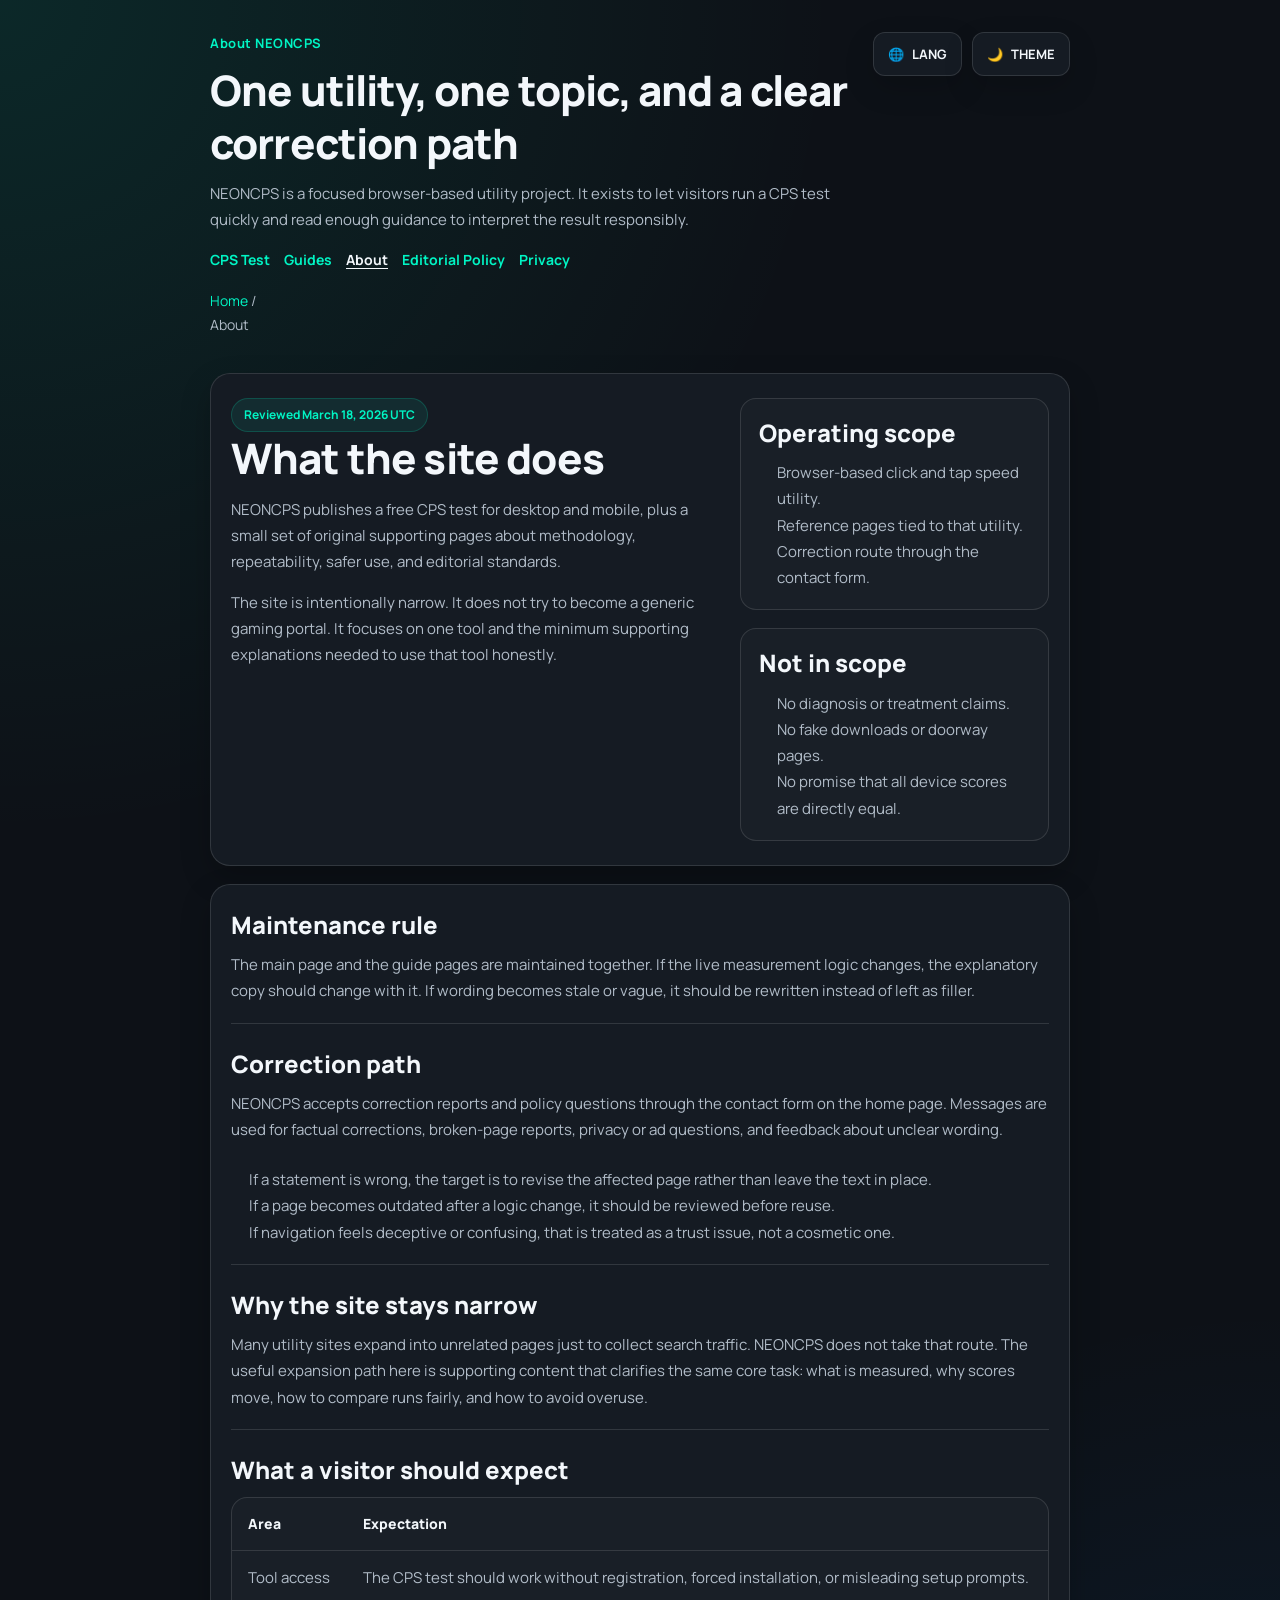
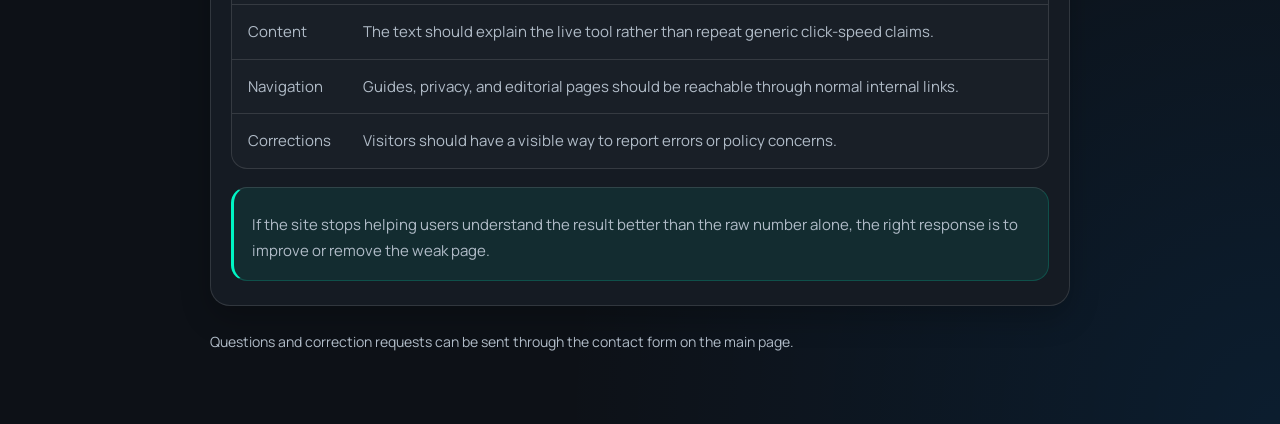
<file: about/index.html>
<!DOCTYPE html>
<html lang="en">
<head>
  <meta charset="UTF-8">
  <meta name="viewport" content="width=device-width, initial-scale=1.0, viewport-fit=cover">
  <meta name="robots" content="index,follow,max-snippet:-1,max-image-preview:large,max-video-preview:-1">
  <meta name="description" content="About NEONCPS: site purpose, scope, maintenance rules, correction route, and how the CPS tool is reviewed and updated.">
  <meta name="author" content="NEONCPS">
  <meta name="google-adsense-account" content="ca-pub-9418686584056529">
  <meta name="theme-color" content="#050505">
  <meta name="color-scheme" content="dark light">
  <meta name="application-name" content="NEONCPS">
  <meta name="apple-mobile-web-app-capable" content="yes">
  <meta name="apple-mobile-web-app-status-bar-style" content="black-translucent">
  <meta name="apple-mobile-web-app-title" content="NEONCPS">
  <meta name="mobile-web-app-capable" content="yes">
  <link rel="manifest" href="/manifest.webmanifest">
  <link rel="canonical" href="https://neoncps.com/about/">
  <link rel="alternate" hreflang="en" href="https://neoncps.com/about/">
  <link rel="alternate" hreflang="ko" href="https://neoncps.com/ko/about/">
  <link rel="alternate" hreflang="x-default" href="https://neoncps.com/about/">
  <meta property="og:title" content="About NEONCPS | Scope, Purpose, and Contact Route">
  <meta property="og:description" content="Learn what NEONCPS is for, how its content is maintained, what the site does not claim, and how to report corrections.">
  <meta property="og:type" content="website">
  <meta property="og:url" content="https://neoncps.com/about/">
  <meta property="og:image" content="https://neoncps.com/og-image.png">
  <meta name="twitter:card" content="summary_large_image">
  <meta name="twitter:title" content="About NEONCPS | Scope, Purpose, and Contact Route">
  <meta name="twitter:description" content="Learn what NEONCPS is for, how its content is maintained, what the site does not claim, and how to report corrections.">
  <meta name="twitter:image" content="https://neoncps.com/og-image.png">
  <link rel="icon" href="/favicon.png" sizes="256x256" type="image/png">
  <link rel="icon" href="/favicon.svg" sizes="any" type="image/svg+xml">
  <link rel="apple-touch-icon" href="/favicon.png">
  <link rel="shortcut icon" href="/favicon.png" type="image/png">
  <title>About NEONCPS | Scope, Purpose, and Contact Route</title>
  <script src="/tracking.js"></script>
  <script>
  (function () {
    var path = window.location.pathname || '';
    var lang = path === '/ko' || path.startsWith('/ko/') ? 'ko' : 'en';
    document.documentElement.classList.add(lang === 'ko' ? 'lang-ko' : 'lang-en');
    document.documentElement.setAttribute('lang', lang);
    try {
      if ((localStorage.getItem('neon_theme') || 'dark') === 'light') {
        document.documentElement.classList.add('light');
      }
    } catch (err) {
      // Keep the default theme when storage is unavailable.
    }
  })();
</script>
  <script>
    if (window.location.hostname === 'neoncps.com') {
      const adsenseScript = document.createElement('script');
      adsenseScript.async = true;
      adsenseScript.src = 'https://pagead2.googlesyndication.com/pagead/js/adsbygoogle.js?client=ca-pub-9418686584056529';
      adsenseScript.crossOrigin = 'anonymous';
      document.head.appendChild(adsenseScript);
    }
  </script>
  <link rel="stylesheet" href="/docs.css">
  <script type="application/ld+json">
{
  "@context": "https://schema.org",
  "@type": "AboutPage",
  "url": "https://neoncps.com/about/",
  "name": "About NEONCPS",
  "description": "Scope, maintenance standards, and correction route for the NEONCPS site.",
  "dateModified": "2026-03-18",
  "inLanguage": "en"
}
  </script>
  <script defer src="/docs.js"></script>
</head>
<body class="docs-page">
<header class="shell topbar">
  <div class="topbar-row">
    <div class="title-block">
      <p class="eyebrow"><span class="lang-inline" data-lang="en">About NEONCPS</span><span class="lang-inline" data-lang="ko">NEONCPS 소개</span></p>
      <h1><span data-lang="en">One utility, one topic, and a clear correction path</span><span data-lang="ko">하나의 도구, 하나의 주제, 그리고 분명한 정정 경로</span></h1>
      <p class="sub" data-lang="en">NEONCPS is a focused browser-based utility project. It exists to let visitors run a CPS test quickly and read enough guidance to interpret the result responsibly.</p>
      <p class="sub" data-lang="ko">NEONCPS는 주제를 좁게 잡은 브라우저 기반 유틸리티 프로젝트입니다. 방문자가 빠르게 CPS 테스트를 하고, 그 결과를 무리 없이 해석할 수 있도록 필요한 설명까지 함께 제공합니다.</p>
    </div>
    <div class="topbar-actions">
      <button class="topbar-card" id="langToggle" type="button"><span>🌐</span><span id="langToggleText"><span class="lang-inline" data-lang="en">LANG</span><span class="lang-inline" data-lang="ko">언어</span></span></button>
      <button class="topbar-card" id="themeToggle" type="button"><span id="themeIcon">🌙</span><span><span class="lang-inline" data-lang="en">THEME</span><span class="lang-inline" data-lang="ko">테마</span></span></button>
    </div>
  </div>
  <nav class="site-nav" aria-label="Primary">
    <a href="/"><span class="lang-inline" data-lang="en">CPS Test</span><span class="lang-inline" data-lang="ko">CPS 테스트</span></a>
    <a href="/guides/"><span class="lang-inline" data-lang="en">Guides</span><span class="lang-inline" data-lang="ko">가이드</span></a>
    <a href="/about/" aria-current="page"><span class="lang-inline" data-lang="en">About</span><span class="lang-inline" data-lang="ko">소개</span></a>
    <a href="/editorial-policy/"><span class="lang-inline" data-lang="en">Editorial Policy</span><span class="lang-inline" data-lang="ko">편집 기준</span></a>
    <a href="/privacy/"><span class="lang-inline" data-lang="en">Privacy</span><span class="lang-inline" data-lang="ko">개인정보</span></a>
  </nav>
</header>

<main class="shell article-shell">
  <div class="breadcrumbs"><a href="/"><span class="lang-inline" data-lang="en">Home</span><span class="lang-inline" data-lang="ko">홈</span></a> / <span data-lang="en">About</span><span data-lang="ko">소개</span></div>

  <section class="panel hero-grid">
    <div class="hero-copy">
      <span class="kicker"><span class="lang-inline" data-lang="en">Reviewed March 18, 2026 UTC</span><span class="lang-inline" data-lang="ko">2026년 3월 18일 UTC 검토</span></span>
      <h2><span data-lang="en">What the site does</span><span data-lang="ko">이 사이트가 하는 일</span></h2>
      <p data-lang="en">NEONCPS publishes a free CPS test for desktop and mobile, plus a small set of original supporting pages about methodology, repeatability, safer use, and editorial standards.</p>
      <p data-lang="ko">NEONCPS는 데스크톱과 모바일에서 쓸 수 있는 무료 CPS 테스트와 함께, 측정 원리, 반복 비교, 안전한 사용, 편집 기준을 설명하는 독립 문서를 제공합니다.</p>
      <p data-lang="en">The site is intentionally narrow. It does not try to become a generic gaming portal. It focuses on one tool and the minimum supporting explanations needed to use that tool honestly.</p>
      <p data-lang="ko">사이트는 의도적으로 범위를 좁게 유지합니다. 일반 게임 포털처럼 확장하는 대신, 하나의 도구와 그 도구를 정직하게 이해하는 데 필요한 설명에 집중합니다.</p>
    </div>
    <aside class="hero-meta">
      <div class="meta-card">
        <h2><span data-lang="en">Operating scope</span><span data-lang="ko">운영 범위</span></h2>
        <ul class="meta-list">
          <li data-lang="en">Browser-based click and tap speed utility.</li>
          <li data-lang="ko">브라우저 기반 클릭·탭 속도 유틸리티.</li>
          <li data-lang="en">Reference pages tied to that utility.</li>
          <li data-lang="ko">그 유틸리티에 연결된 참고 문서.</li>
          <li data-lang="en">Correction route through the contact form.</li>
          <li data-lang="ko">문의 폼을 통한 정정 요청 경로.</li>
        </ul>
      </div>
      <div class="meta-card">
        <h2><span data-lang="en">Not in scope</span><span data-lang="ko">하지 않는 일</span></h2>
        <ul class="meta-list">
          <li data-lang="en">No diagnosis or treatment claims.</li>
          <li data-lang="ko">진단이나 치료 목적을 주장하지 않습니다.</li>
          <li data-lang="en">No fake downloads or doorway pages.</li>
          <li data-lang="ko">가짜 다운로드 버튼이나 도어웨이 페이지를 만들지 않습니다.</li>
          <li data-lang="en">No promise that all device scores are directly equal.</li>
          <li data-lang="ko">모든 기기 점수가 직접 동등하다고 말하지 않습니다.</li>
        </ul>
      </div>
    </aside>
  </section>

  <section class="panel article-body">
    <section>
      <h2><span data-lang="en">Maintenance rule</span><span data-lang="ko">유지보수 원칙</span></h2>
      <p data-lang="en">The main page and the guide pages are maintained together. If the live measurement logic changes, the explanatory copy should change with it. If wording becomes stale or vague, it should be rewritten instead of left as filler.</p>
      <p data-lang="ko">메인 페이지와 가이드 페이지는 함께 관리합니다. 실제 측정 로직이 바뀌면 설명 문구도 같이 바뀌어야 합니다. 문장이 낡거나 모호해지면 그대로 두지 않고 다시 써야 합니다.</p>
    </section>

    <section>
      <h2><span data-lang="en">Correction path</span><span data-lang="ko">정정 요청 경로</span></h2>
      <p data-lang="en">NEONCPS accepts correction reports and policy questions through the contact form on the home page. Messages are used for factual corrections, broken-page reports, privacy or ad questions, and feedback about unclear wording.</p>
      <p data-lang="ko">NEONCPS는 홈 페이지 문의 폼을 통해 정정 요청과 정책 관련 질문을 받습니다. 사실 오류, 깨진 페이지, 개인정보 및 광고 문의, 애매한 문장에 대한 피드백이 그 대상입니다.</p>
      <ul>
        <li data-lang="en">If a statement is wrong, the target is to revise the affected page rather than leave the text in place.</li>
        <li data-lang="ko">문장이 틀렸다면 그대로 두지 않고 해당 페이지를 수정하는 것이 원칙입니다.</li>
        <li data-lang="en">If a page becomes outdated after a logic change, it should be reviewed before reuse.</li>
        <li data-lang="ko">로직 변경 후 페이지가 오래되었다면 다시 쓰기 전에 먼저 검토해야 합니다.</li>
        <li data-lang="en">If navigation feels deceptive or confusing, that is treated as a trust issue, not a cosmetic one.</li>
        <li data-lang="ko">탐색이 기만적이거나 헷갈린다는 제보는 단순 미관 문제가 아니라 신뢰 문제로 봅니다.</li>
      </ul>
    </section>

    <section>
      <h2><span data-lang="en">Why the site stays narrow</span><span data-lang="ko">왜 범위를 좁게 유지하는가</span></h2>
      <p data-lang="en">Many utility sites expand into unrelated pages just to collect search traffic. NEONCPS does not take that route. The useful expansion path here is supporting content that clarifies the same core task: what is measured, why scores move, how to compare runs fairly, and how to avoid overuse.</p>
      <p data-lang="ko">많은 유틸리티 사이트가 검색 트래픽을 위해 관련 없는 페이지를 늘립니다. NEONCPS는 그 길을 택하지 않습니다. 여기서 의미 있는 확장은 무엇을 재는지, 왜 점수가 흔들리는지, 어떻게 공정하게 비교하는지, 어떻게 과사용을 피하는지 같은 같은 주제의 설명입니다.</p>
    </section>

    <section>
      <h2><span data-lang="en">What a visitor should expect</span><span data-lang="ko">방문자가 기대할 수 있는 것</span></h2>
      <table class="metric-table">
        <tr>
          <th><span data-lang="en">Area</span><span data-lang="ko">항목</span></th>
          <th><span data-lang="en">Expectation</span><span data-lang="ko">기대 기준</span></th>
        </tr>
        <tr>
          <td><span data-lang="en">Tool access</span><span data-lang="ko">도구 접근</span></td>
          <td><span data-lang="en">The CPS test should work without registration, forced installation, or misleading setup prompts.</span><span data-lang="ko">회원가입, 강제 설치, 오해를 부르는 단계 없이 CPS 테스트가 바로 동작해야 합니다.</span></td>
        </tr>
        <tr>
          <td><span data-lang="en">Content</span><span data-lang="ko">콘텐츠</span></td>
          <td><span data-lang="en">The text should explain the live tool rather than repeat generic click-speed claims.</span><span data-lang="ko">문서는 일반론을 반복하는 대신 실제 도구를 설명해야 합니다.</span></td>
        </tr>
        <tr>
          <td><span data-lang="en">Navigation</span><span data-lang="ko">탐색</span></td>
          <td><span data-lang="en">Guides, privacy, and editorial pages should be reachable through normal internal links.</span><span data-lang="ko">가이드, 개인정보, 편집 기준 페이지가 정상 내부 링크로 연결되어야 합니다.</span></td>
        </tr>
        <tr>
          <td><span data-lang="en">Corrections</span><span data-lang="ko">정정</span></td>
          <td><span data-lang="en">Visitors should have a visible way to report errors or policy concerns.</span><span data-lang="ko">방문자가 오류나 정책 문제를 신고할 수 있는 눈에 보이는 경로가 있어야 합니다.</span></td>
        </tr>
      </table>
    </section>

    <section class="article-callout">
      <p data-lang="en">If the site stops helping users understand the result better than the raw number alone, the right response is to improve or remove the weak page.</p>
      <p data-lang="ko">사이트가 숫자 하나보다 더 나은 이해를 주지 못하게 되면, 약한 페이지는 개선하거나 제거하는 것이 맞습니다.</p>
    </section>
  </section>
</main>

  <footer class="shell footer-note">
    <p data-lang="en">Questions and correction requests can be sent through the contact form on the main page.</p>
    <p data-lang="ko">질문과 정정 요청은 메인 페이지의 문의 폼으로 보낼 수 있습니다.</p>
  </footer>
</body>
</html>
</file>
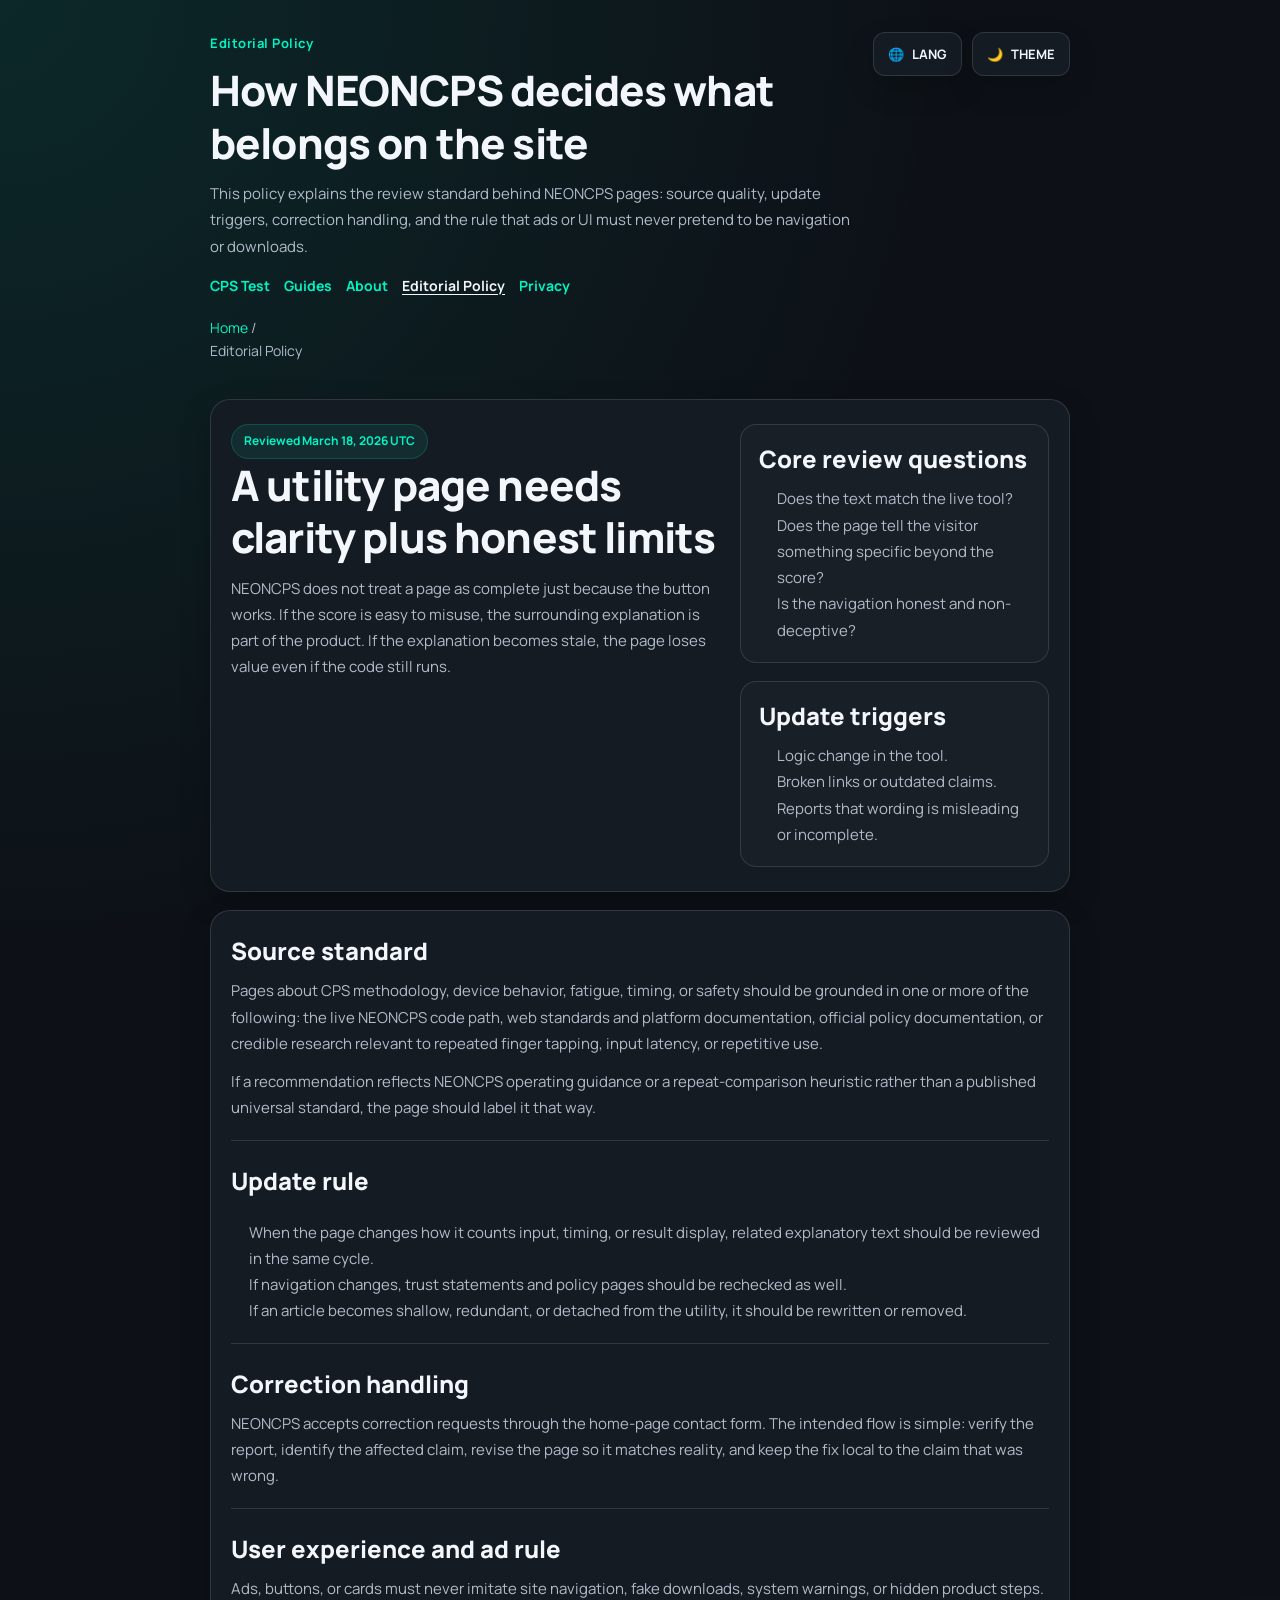
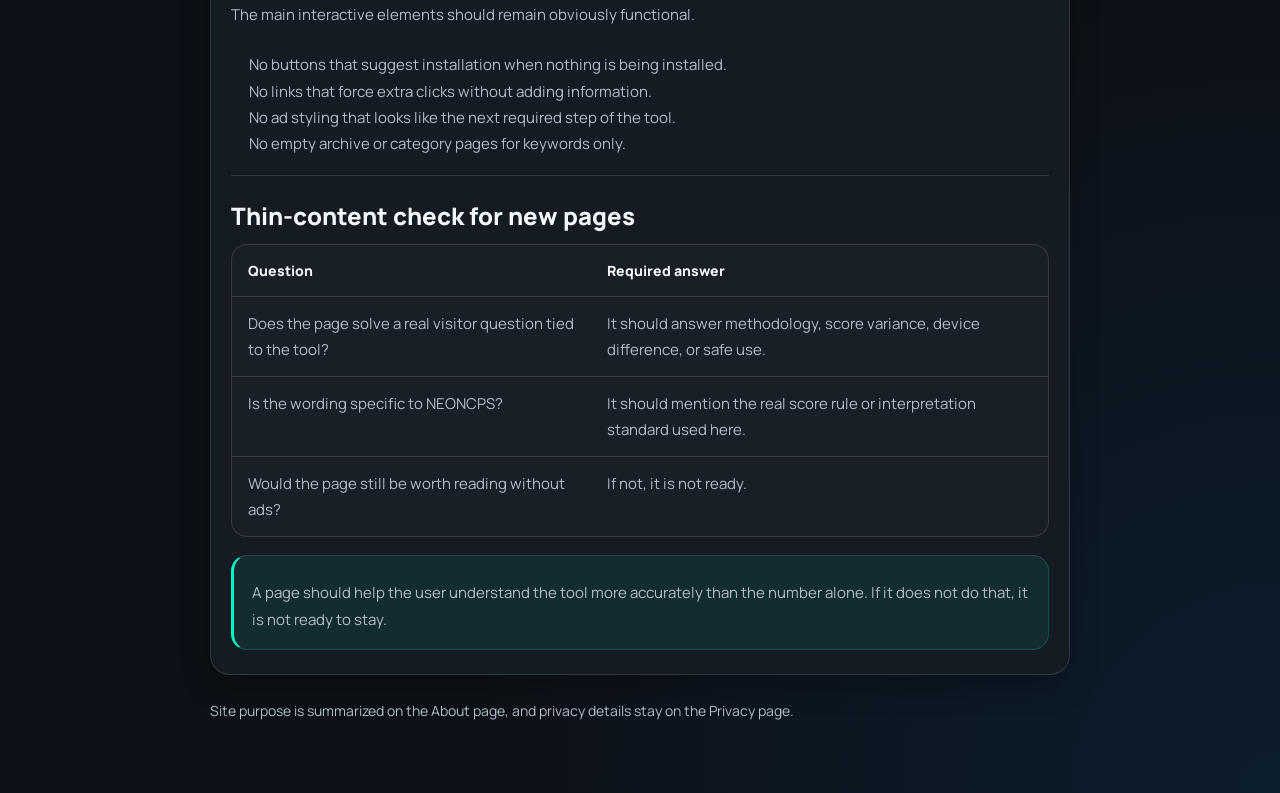
<file: editorial-policy/index.html>
<!DOCTYPE html>
<html lang="en">
<head>
  <meta charset="UTF-8">
  <meta name="viewport" content="width=device-width, initial-scale=1.0, viewport-fit=cover">
  <meta name="robots" content="index,follow,max-snippet:-1,max-image-preview:large,max-video-preview:-1">
  <meta name="description" content="NEONCPS editorial policy covering source standards, update rules, correction handling, deceptive UX avoidance, and utility-page review criteria.">
  <meta name="author" content="NEONCPS">
  <meta name="google-adsense-account" content="ca-pub-9418686584056529">
  <meta name="theme-color" content="#050505">
  <meta name="color-scheme" content="dark light">
  <meta name="application-name" content="NEONCPS">
  <meta name="apple-mobile-web-app-capable" content="yes">
  <meta name="apple-mobile-web-app-status-bar-style" content="black-translucent">
  <meta name="apple-mobile-web-app-title" content="NEONCPS">
  <meta name="mobile-web-app-capable" content="yes">
  <link rel="manifest" href="/manifest.webmanifest">
  <link rel="canonical" href="https://neoncps.com/editorial-policy/">
  <link rel="alternate" hreflang="en" href="https://neoncps.com/editorial-policy/">
  <link rel="alternate" hreflang="ko" href="https://neoncps.com/ko/editorial-policy/">
  <link rel="alternate" hreflang="x-default" href="https://neoncps.com/editorial-policy/">
  <meta property="og:title" content="NEONCPS Editorial Policy | Source, Update, and UX Standards">
  <meta property="og:description" content="See how NEONCPS reviews claims, updates pages, handles corrections, and avoids deceptive ad or navigation practices.">
  <meta property="og:type" content="website">
  <meta property="og:url" content="https://neoncps.com/editorial-policy/">
  <meta property="og:image" content="https://neoncps.com/og-image.png">
  <meta name="twitter:card" content="summary_large_image">
  <meta name="twitter:title" content="NEONCPS Editorial Policy | Source, Update, and UX Standards">
  <meta name="twitter:description" content="See how NEONCPS reviews claims, updates pages, handles corrections, and avoids deceptive ad or navigation practices.">
  <meta name="twitter:image" content="https://neoncps.com/og-image.png">
  <link rel="icon" href="/favicon.png" sizes="256x256" type="image/png">
  <link rel="icon" href="/favicon.svg" sizes="any" type="image/svg+xml">
  <link rel="apple-touch-icon" href="/favicon.png">
  <link rel="shortcut icon" href="/favicon.png" type="image/png">
  <title>NEONCPS Editorial Policy | Source, Update, and UX Standards</title>
  <script src="/tracking.js"></script>
  <script>
  (function () {
    var path = window.location.pathname || '';
    var lang = path === '/ko' || path.startsWith('/ko/') ? 'ko' : 'en';
    document.documentElement.classList.add(lang === 'ko' ? 'lang-ko' : 'lang-en');
    document.documentElement.setAttribute('lang', lang);
    try {
      if ((localStorage.getItem('neon_theme') || 'dark') === 'light') {
        document.documentElement.classList.add('light');
      }
    } catch (err) {
      // Keep the default theme when storage is unavailable.
    }
  })();
</script>
  <script>
    if (window.location.hostname === 'neoncps.com') {
      const adsenseScript = document.createElement('script');
      adsenseScript.async = true;
      adsenseScript.src = 'https://pagead2.googlesyndication.com/pagead/js/adsbygoogle.js?client=ca-pub-9418686584056529';
      adsenseScript.crossOrigin = 'anonymous';
      document.head.appendChild(adsenseScript);
    }
  </script>
  <link rel="stylesheet" href="/docs.css">
  <script type="application/ld+json">
{
  "@context": "https://schema.org",
  "@type": "WebPage",
  "url": "https://neoncps.com/editorial-policy/",
  "name": "NEONCPS Editorial Policy",
  "description": "Source, update, correction, and user-experience standards for NEONCPS.",
  "dateModified": "2026-03-18",
  "inLanguage": "en"
}
  </script>
  <script defer src="/docs.js"></script>
</head>
<body class="docs-page">
<header class="shell topbar">
  <div class="topbar-row">
    <div class="title-block">
      <p class="eyebrow"><span class="lang-inline" data-lang="en">Editorial Policy</span><span class="lang-inline" data-lang="ko">편집 정책</span></p>
      <h1><span data-lang="en">How NEONCPS decides what belongs on the site</span><span data-lang="ko">무엇이 사이트에 올라갈 가치가 있는지 NEONCPS가 판단하는 기준</span></h1>
      <p class="sub" data-lang="en">This policy explains the review standard behind NEONCPS pages: source quality, update triggers, correction handling, and the rule that ads or UI must never pretend to be navigation or downloads.</p>
      <p class="sub" data-lang="ko">이 문서는 NEONCPS 페이지의 검토 기준을 설명합니다. 출처 품질, 업데이트 기준, 정정 처리, 그리고 광고나 UI가 탐색이나 다운로드처럼 위장하면 안 된다는 원칙을 다룹니다.</p>
    </div>
    <div class="topbar-actions">
      <button class="topbar-card" id="langToggle" type="button"><span>🌐</span><span id="langToggleText"><span class="lang-inline" data-lang="en">LANG</span><span class="lang-inline" data-lang="ko">언어</span></span></button>
      <button class="topbar-card" id="themeToggle" type="button"><span id="themeIcon">🌙</span><span><span class="lang-inline" data-lang="en">THEME</span><span class="lang-inline" data-lang="ko">테마</span></span></button>
    </div>
  </div>
  <nav class="site-nav" aria-label="Primary">
    <a href="/"><span class="lang-inline" data-lang="en">CPS Test</span><span class="lang-inline" data-lang="ko">CPS 테스트</span></a>
    <a href="/guides/"><span class="lang-inline" data-lang="en">Guides</span><span class="lang-inline" data-lang="ko">가이드</span></a>
    <a href="/about/"><span class="lang-inline" data-lang="en">About</span><span class="lang-inline" data-lang="ko">소개</span></a>
    <a href="/editorial-policy/" aria-current="page"><span class="lang-inline" data-lang="en">Editorial Policy</span><span class="lang-inline" data-lang="ko">편집 기준</span></a>
    <a href="/privacy/"><span class="lang-inline" data-lang="en">Privacy</span><span class="lang-inline" data-lang="ko">개인정보</span></a>
  </nav>
</header>

<main class="shell article-shell">
  <div class="breadcrumbs"><a href="/"><span class="lang-inline" data-lang="en">Home</span><span class="lang-inline" data-lang="ko">홈</span></a> / <span data-lang="en">Editorial Policy</span><span data-lang="ko">편집 정책</span></div>

  <section class="panel hero-grid">
    <div class="hero-copy">
      <span class="kicker"><span class="lang-inline" data-lang="en">Reviewed March 18, 2026 UTC</span><span class="lang-inline" data-lang="ko">2026년 3월 18일 UTC 검토</span></span>
      <h2><span data-lang="en">A utility page needs clarity plus honest limits</span><span data-lang="ko">유틸리티 페이지에는 명확함과 정직한 한계 설명이 필요합니다</span></h2>
      <p data-lang="en">NEONCPS does not treat a page as complete just because the button works. If the score is easy to misuse, the surrounding explanation is part of the product. If the explanation becomes stale, the page loses value even if the code still runs.</p>
      <p data-lang="ko">버튼이 작동한다고 해서 페이지가 완성됐다고 보지 않습니다. 점수가 오해되기 쉽다면 주변 설명도 제품의 일부입니다. 설명이 낡으면 코드가 살아 있어도 페이지의 가치는 떨어집니다.</p>
    </div>
    <aside class="hero-meta">
      <div class="meta-card">
        <h2><span data-lang="en">Core review questions</span><span data-lang="ko">핵심 검토 질문</span></h2>
        <ul class="meta-list">
          <li data-lang="en">Does the text match the live tool?</li>
          <li data-lang="ko">문서가 실제 도구와 맞는가?</li>
          <li data-lang="en">Does the page tell the visitor something specific beyond the score?</li>
          <li data-lang="ko">점수 외에 구체적인 설명을 제공하는가?</li>
          <li data-lang="en">Is the navigation honest and non-deceptive?</li>
          <li data-lang="ko">탐색 구조가 정직하고 기만적이지 않은가?</li>
        </ul>
      </div>
      <div class="meta-card">
        <h2><span data-lang="en">Update triggers</span><span data-lang="ko">갱신 트리거</span></h2>
        <ul class="meta-list">
          <li data-lang="en">Logic change in the tool.</li>
          <li data-lang="ko">도구 로직 변경.</li>
          <li data-lang="en">Broken links or outdated claims.</li>
          <li data-lang="ko">깨진 링크나 오래된 주장.</li>
          <li data-lang="en">Reports that wording is misleading or incomplete.</li>
          <li data-lang="ko">문장이 오해를 부르거나 부족하다는 제보.</li>
        </ul>
      </div>
    </aside>
  </section>

  <section class="panel article-body">
    <section>
      <h2><span data-lang="en">Source standard</span><span data-lang="ko">출처 기준</span></h2>
      <p data-lang="en">Pages about CPS methodology, device behavior, fatigue, timing, or safety should be grounded in one or more of the following: the live NEONCPS code path, web standards and platform documentation, official policy documentation, or credible research relevant to repeated finger tapping, input latency, or repetitive use.</p>
      <p data-lang="ko">CPS 측정 원리, 기기 동작, 피로, 타이밍, 안전성을 설명하는 페이지는 다음 중 하나 이상에 근거해야 합니다. 실제 NEONCPS 코드 경로, 웹 표준과 플랫폼 문서, 공식 정책 문서, 반복 태핑·입력 지연·반복 사용과 관련된 신뢰 가능한 연구 자료입니다.</p>
      <p data-lang="en">If a recommendation reflects NEONCPS operating guidance or a repeat-comparison heuristic rather than a published universal standard, the page should label it that way.</p>
      <p data-lang="ko">어떤 권장이 공개된 보편 기준이 아니라 NEONCPS의 운영 가이드나 반복 비교용 경험칙에 가깝다면, 페이지에서 그 성격을 분명히 밝혀야 합니다.</p>
    </section>

    <section>
      <h2><span data-lang="en">Update rule</span><span data-lang="ko">업데이트 규칙</span></h2>
      <ul>
        <li data-lang="en">When the page changes how it counts input, timing, or result display, related explanatory text should be reviewed in the same cycle.</li>
        <li data-lang="ko">입력 집계, 시간 계산, 결과 표시가 바뀌면 관련 설명도 같은 주기 안에서 검토해야 합니다.</li>
        <li data-lang="en">If navigation changes, trust statements and policy pages should be rechecked as well.</li>
        <li data-lang="ko">탐색 구조가 바뀌면 신뢰 문구와 정책 페이지도 같이 다시 확인해야 합니다.</li>
        <li data-lang="en">If an article becomes shallow, redundant, or detached from the utility, it should be rewritten or removed.</li>
        <li data-lang="ko">문서가 얕아지거나 중복되거나 도구와 분리되면 다시 쓰거나 제거해야 합니다.</li>
      </ul>
    </section>

    <section>
      <h2><span data-lang="en">Correction handling</span><span data-lang="ko">정정 처리</span></h2>
      <p data-lang="en">NEONCPS accepts correction requests through the home-page contact form. The intended flow is simple: verify the report, identify the affected claim, revise the page so it matches reality, and keep the fix local to the claim that was wrong.</p>
      <p data-lang="ko">NEONCPS는 홈 페이지 문의 폼을 통해 정정 요청을 받습니다. 절차는 단순합니다. 제보를 확인하고, 영향을 받는 문장을 찾고, 현실과 맞도록 페이지를 고치고, 잘못된 주장이 있던 위치를 바로잡습니다.</p>
    </section>

    <section>
      <h2><span data-lang="en">User experience and ad rule</span><span data-lang="ko">사용자 경험과 광고 원칙</span></h2>
      <p data-lang="en">Ads, buttons, or cards must never imitate site navigation, fake downloads, system warnings, or hidden product steps. The main interactive elements should remain obviously functional.</p>
      <p data-lang="ko">광고, 버튼, 카드가 사이트 탐색, 가짜 다운로드, 시스템 경고, 숨겨진 단계처럼 보이게 해서는 안 됩니다. 주요 상호작용 요소는 항상 실제 기능으로 보여야 합니다.</p>
      <ul>
        <li data-lang="en">No buttons that suggest installation when nothing is being installed.</li>
        <li data-lang="ko">설치가 없는데 설치처럼 보이게 하는 버튼을 만들지 않습니다.</li>
        <li data-lang="en">No links that force extra clicks without adding information.</li>
        <li data-lang="ko">정보 없이 클릭만 강요하는 링크를 만들지 않습니다.</li>
        <li data-lang="en">No ad styling that looks like the next required step of the tool.</li>
        <li data-lang="ko">광고가 도구의 다음 단계처럼 보이게 꾸미지 않습니다.</li>
        <li data-lang="en">No empty archive or category pages for keywords only.</li>
        <li data-lang="ko">키워드만 위한 빈 카테고리나 아카이브 페이지를 만들지 않습니다.</li>
      </ul>
    </section>

    <section>
      <h2><span data-lang="en">Thin-content check for new pages</span><span data-lang="ko">새 페이지의 빈약한 콘텐츠 점검 기준</span></h2>
      <table class="metric-table">
        <tr>
          <th><span data-lang="en">Question</span><span data-lang="ko">질문</span></th>
          <th><span data-lang="en">Required answer</span><span data-lang="ko">필수 기준</span></th>
        </tr>
        <tr>
          <td><span data-lang="en">Does the page solve a real visitor question tied to the tool?</span><span data-lang="ko">이 페이지가 도구와 연결된 실제 질문을 해결하는가?</span></td>
          <td><span data-lang="en">It should answer methodology, score variance, device difference, or safe use.</span><span data-lang="ko">측정 원리, 점수 변동, 기기 차이, 안전한 사용 같은 구체적 질문에 답해야 합니다.</span></td>
        </tr>
        <tr>
          <td><span data-lang="en">Is the wording specific to NEONCPS?</span><span data-lang="ko">문장이 NEONCPS에 특화돼 있는가?</span></td>
          <td><span data-lang="en">It should mention the real score rule or interpretation standard used here.</span><span data-lang="ko">실제 점수 계산 규칙이나 이 사이트의 해석 기준이 드러나야 합니다.</span></td>
        </tr>
        <tr>
          <td><span data-lang="en">Would the page still be worth reading without ads?</span><span data-lang="ko">광고가 없어도 읽을 가치가 있는가?</span></td>
          <td><span data-lang="en">If not, it is not ready.</span><span data-lang="ko">그렇지 않다면 아직 준비되지 않은 페이지입니다.</span></td>
        </tr>
      </table>
    </section>

    <section class="article-callout">
      <p data-lang="en">A page should help the user understand the tool more accurately than the number alone. If it does not do that, it is not ready to stay.</p>
      <p data-lang="ko">페이지는 숫자 하나보다 더 정확하게 도구를 이해하도록 도와야 합니다. 그 역할을 못 한다면 남아 있을 준비가 된 것이 아닙니다.</p>
    </section>
  </section>
</main>

  <footer class="shell footer-note">
    <p data-lang="en">Site purpose is summarized on the About page, and privacy details stay on the Privacy page.</p>
    <p data-lang="ko">사이트 목적은 소개 페이지에, 개인정보 세부 내용은 개인정보 페이지에 정리되어 있습니다.</p>
  </footer>
</body>
</html>
</file>
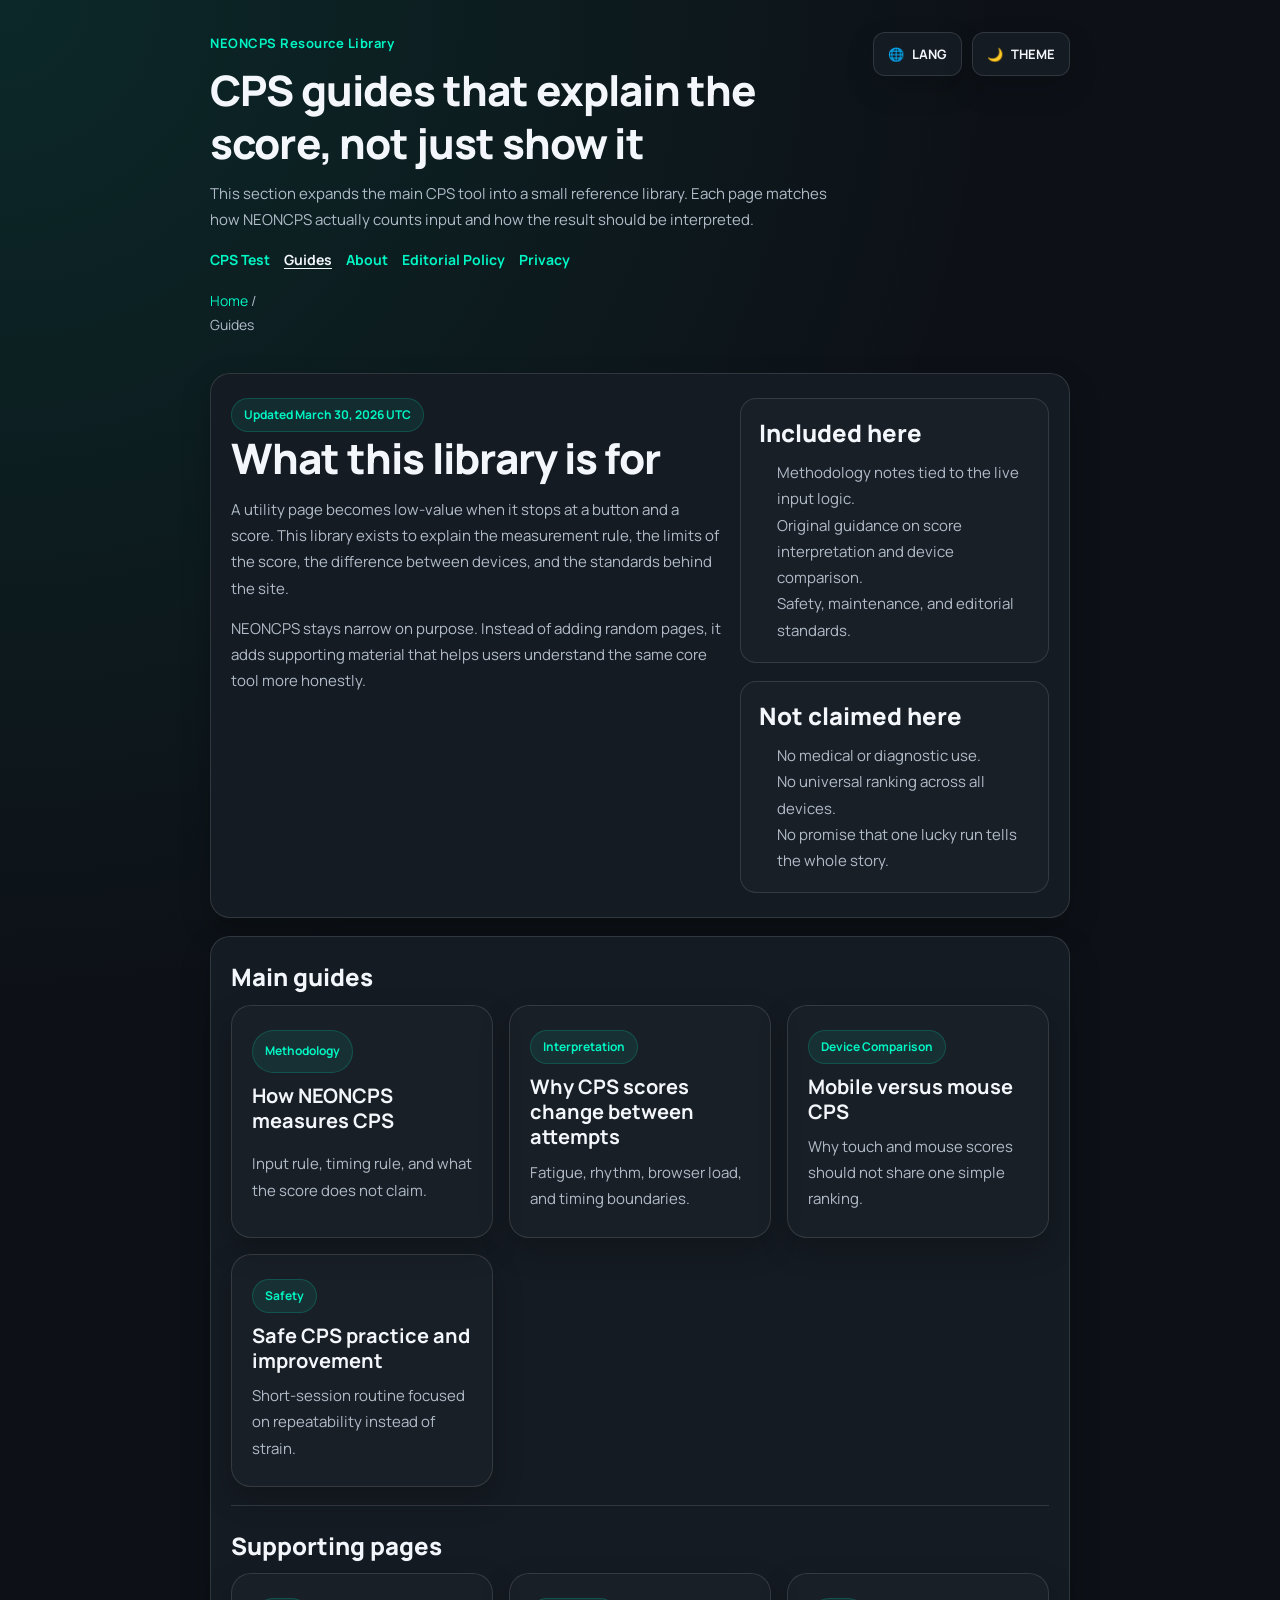
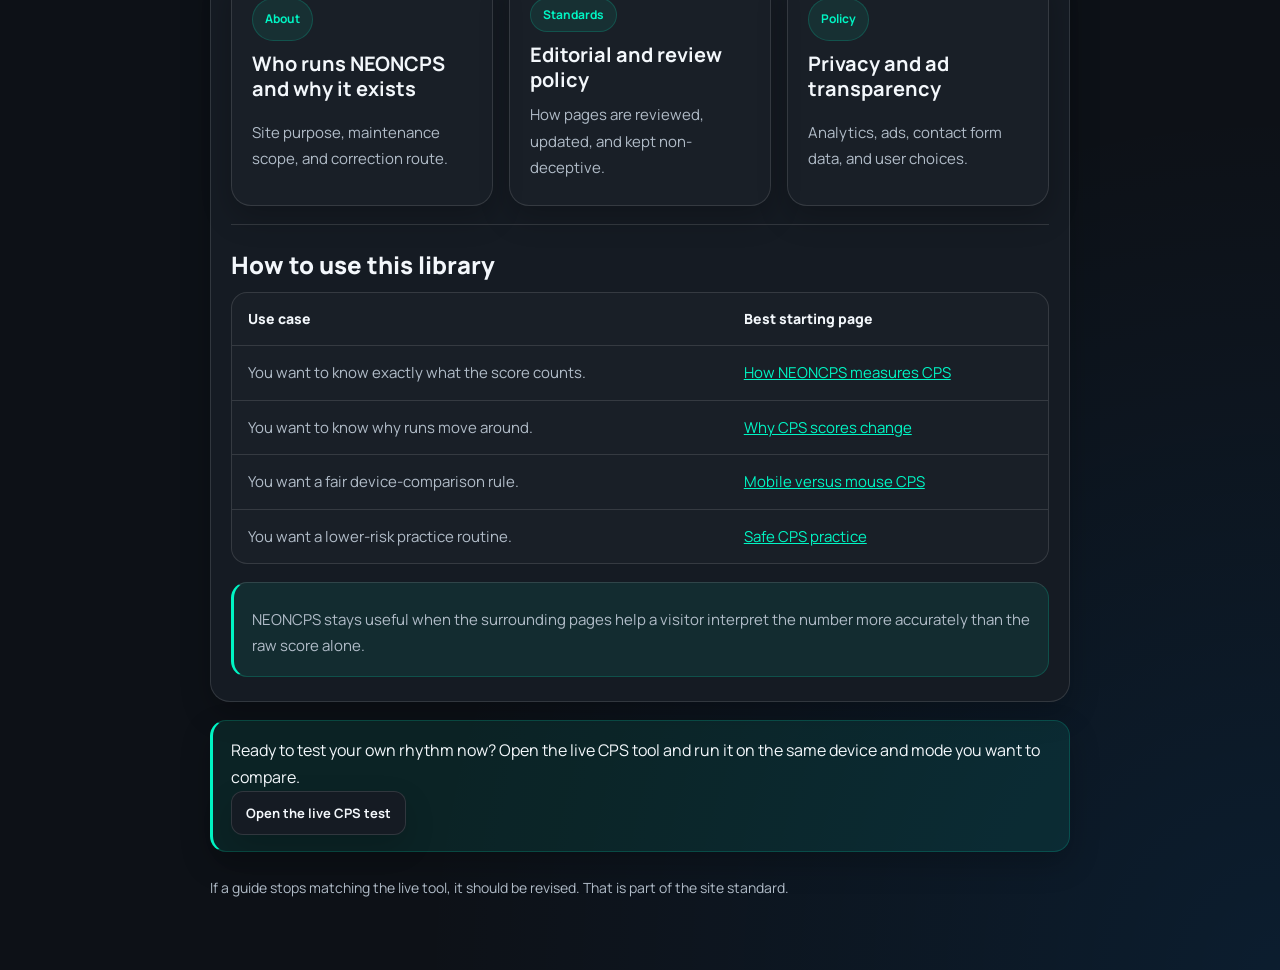
<file: guides/index.html>
<!DOCTYPE html>
<html lang="en">
<head>
  <meta charset="UTF-8">
  <meta name="viewport" content="width=device-width, initial-scale=1.0, viewport-fit=cover">
  <meta name="robots" content="index,follow,max-snippet:-1,max-image-preview:large,max-video-preview:-1">
  <meta name="description" content="NEONCPS resource library covering CPS methodology, score interpretation, mobile versus mouse comparison, safety, and editorial standards.">
  <meta name="author" content="NEONCPS">
  <meta name="google-adsense-account" content="ca-pub-9418686584056529">
  <meta name="theme-color" content="#050505">
  <meta name="color-scheme" content="dark light">
  <meta name="application-name" content="NEONCPS">
  <meta name="apple-mobile-web-app-capable" content="yes">
  <meta name="apple-mobile-web-app-status-bar-style" content="black-translucent">
  <meta name="apple-mobile-web-app-title" content="NEONCPS">
  <meta name="mobile-web-app-capable" content="yes">
  <link rel="manifest" href="/manifest.webmanifest">
  <link rel="canonical" href="https://neoncps.com/guides/">
  <link rel="alternate" hreflang="en" href="https://neoncps.com/guides/">
  <link rel="alternate" hreflang="ko" href="https://neoncps.com/ko/guides/">
  <link rel="alternate" hreflang="x-default" href="https://neoncps.com/guides/">
  <meta property="og:title" content="NEONCPS Guides | CPS Methodology, Interpretation, and Safety">
  <meta property="og:description" content="Read the NEONCPS guide library for practical CPS methodology, fair comparison rules, safety notes, and original supporting explanations.">
  <meta property="og:type" content="website">
  <meta property="og:url" content="https://neoncps.com/guides/">
  <meta property="og:image" content="https://neoncps.com/og-image.png">
  <meta name="twitter:card" content="summary_large_image">
  <meta name="twitter:title" content="NEONCPS Guides | CPS Methodology, Interpretation, and Safety">
  <meta name="twitter:description" content="Read the NEONCPS guide library for practical CPS methodology, fair comparison rules, safety notes, and original supporting explanations.">
  <meta name="twitter:image" content="https://neoncps.com/og-image.png">
  <link rel="icon" href="/favicon.png" sizes="256x256" type="image/png">
  <link rel="icon" href="/favicon.svg" sizes="any" type="image/svg+xml">
  <link rel="apple-touch-icon" href="/favicon.png">
  <link rel="shortcut icon" href="/favicon.png" type="image/png">
  <title>NEONCPS Guides | CPS Methodology, Interpretation, and Safety</title>
  <script src="/tracking.js"></script>
  <script>
  (function () {
    var path = window.location.pathname || '';
    var lang = path === '/ko' || path.startsWith('/ko/') ? 'ko' : 'en';
    document.documentElement.classList.add(lang === 'ko' ? 'lang-ko' : 'lang-en');
    document.documentElement.setAttribute('lang', lang);
    try {
      if ((localStorage.getItem('neon_theme') || 'dark') === 'light') {
        document.documentElement.classList.add('light');
      }
    } catch (err) {
      // Keep the default theme when storage is unavailable.
    }
  })();
</script>
  <script>
    if (window.location.hostname === 'neoncps.com') {
      const adsenseScript = document.createElement('script');
      adsenseScript.async = true;
      adsenseScript.src = 'https://pagead2.googlesyndication.com/pagead/js/adsbygoogle.js?client=ca-pub-9418686584056529';
      adsenseScript.crossOrigin = 'anonymous';
      document.head.appendChild(adsenseScript);
    }
  </script>
  <link rel="stylesheet" href="/docs.css">
  <script type="application/ld+json">
{
  "@context": "https://schema.org",
  "@type": "CollectionPage",
  "url": "https://neoncps.com/guides/",
  "name": "NEONCPS Guides",
  "description": "Reference library for CPS measurement methodology, interpretation, device comparison, and safe practice.",
  "dateModified": "2026-03-30",
  "inLanguage": "en"
}
  </script>
  <script defer src="/docs.js"></script>
</head>
<body class="docs-page">
<header class="shell topbar">
  <div class="topbar-row">
    <div class="title-block">
      <p class="eyebrow"><span class="lang-inline" data-lang="en">NEONCPS Resource Library</span><span class="lang-inline" data-lang="ko">NEONCPS 자료실</span></p>
      <h1><span data-lang="en">CPS guides that explain the score, not just show it</span><span data-lang="ko">점수만 보여주지 않고 설명까지 하는 CPS 가이드</span></h1>
      <p class="sub" data-lang="en">This section expands the main CPS tool into a small reference library. Each page matches how NEONCPS actually counts input and how the result should be interpreted.</p>
      <p class="sub" data-lang="ko">이 섹션은 메인 CPS 도구를 작은 참고 자료실로 확장한 것입니다. 각 페이지는 NEONCPS의 실제 측정 방식과 그 결과를 어떻게 해석해야 하는지에 맞춰 작성되었습니다.</p>
    </div>
    <div class="topbar-actions">
      <button class="topbar-card" id="langToggle" type="button"><span>🌐</span><span id="langToggleText"><span class="lang-inline" data-lang="en">LANG</span><span class="lang-inline" data-lang="ko">언어</span></span></button>
      <button class="topbar-card" id="themeToggle" type="button"><span id="themeIcon">🌙</span><span><span class="lang-inline" data-lang="en">THEME</span><span class="lang-inline" data-lang="ko">테마</span></span></button>
    </div>
  </div>
  <nav class="site-nav" aria-label="Primary">
    <a href="/"><span class="lang-inline" data-lang="en">CPS Test</span><span class="lang-inline" data-lang="ko">CPS 테스트</span></a>
    <a href="/guides/" aria-current="page"><span class="lang-inline" data-lang="en">Guides</span><span class="lang-inline" data-lang="ko">가이드</span></a>
    <a href="/about/"><span class="lang-inline" data-lang="en">About</span><span class="lang-inline" data-lang="ko">소개</span></a>
    <a href="/editorial-policy/"><span class="lang-inline" data-lang="en">Editorial Policy</span><span class="lang-inline" data-lang="ko">편집 기준</span></a>
    <a href="/privacy/"><span class="lang-inline" data-lang="en">Privacy</span><span class="lang-inline" data-lang="ko">개인정보</span></a>
  </nav>
</header>

<main class="shell article-shell">
  <div class="breadcrumbs"><a href="/"><span class="lang-inline" data-lang="en">Home</span><span class="lang-inline" data-lang="ko">홈</span></a> / <span data-lang="en">Guides</span><span data-lang="ko">가이드</span></div>

  <section class="panel hero-grid">
    <div class="hero-copy">
      <span class="kicker"><span class="lang-inline" data-lang="en">Updated March 30, 2026 UTC</span><span class="lang-inline" data-lang="ko">2026년 3월 30일 UTC 갱신</span></span>
      <h2><span data-lang="en">What this library is for</span><span data-lang="ko">이 자료실이 필요한 이유</span></h2>
      <p data-lang="en">A utility page becomes low-value when it stops at a button and a score. This library exists to explain the measurement rule, the limits of the score, the difference between devices, and the standards behind the site.</p>
      <p data-lang="ko">유틸리티 사이트가 버튼과 숫자에서 멈추면 가치가 약해집니다. 이 자료실은 측정 규칙, 점수의 한계, 기기 차이, 사이트 운영 기준까지 함께 설명하기 위해 만들었습니다.</p>
      <p data-lang="en">NEONCPS stays narrow on purpose. Instead of adding random pages, it adds supporting material that helps users understand the same core tool more honestly.</p>
      <p data-lang="ko">NEONCPS는 의도적으로 주제를 좁게 유지합니다. 무작위 페이지를 늘리는 대신, 같은 도구를 더 정확하게 이해하도록 돕는 보조 문서를 추가합니다.</p>
    </div>
    <aside class="hero-meta">
      <div class="meta-card">
        <h2><span data-lang="en">Included here</span><span data-lang="ko">포함된 내용</span></h2>
        <ul class="meta-list">
          <li data-lang="en">Methodology notes tied to the live input logic.</li>
          <li data-lang="ko">실제 입력 로직에 맞춘 측정 원리 설명.</li>
          <li data-lang="en">Original guidance on score interpretation and device comparison.</li>
          <li data-lang="ko">점수 해석과 기기 비교에 대한 독립 설명.</li>
          <li data-lang="en">Safety, maintenance, and editorial standards.</li>
          <li data-lang="ko">안전성, 유지보수, 편집 기준.</li>
        </ul>
      </div>
      <div class="meta-card">
        <h2><span data-lang="en">Not claimed here</span><span data-lang="ko">여기서 주장하지 않는 것</span></h2>
        <ul class="meta-list">
          <li data-lang="en">No medical or diagnostic use.</li>
          <li data-lang="ko">의료나 진단 목적이 아닙니다.</li>
          <li data-lang="en">No universal ranking across all devices.</li>
          <li data-lang="ko">모든 기기를 아우르는 절대 순위를 주장하지 않습니다.</li>
          <li data-lang="en">No promise that one lucky run tells the whole story.</li>
          <li data-lang="ko">한 번 잘 나온 기록이 전체 실력을 대표한다고 보지 않습니다.</li>
        </ul>
      </div>
    </aside>
  </section>

  <section class="panel article-body">
    <section>
      <h2><span data-lang="en">Main guides</span><span data-lang="ko">핵심 가이드</span></h2>
      <div class="card-grid">
        <a class="panel link-card" href="/guides/how-neoncps-measures-cps/">
          <span class="kicker"><span class="lang-inline" data-lang="en">Methodology</span><span class="lang-inline" data-lang="ko">측정 원리</span></span>
          <strong><span data-lang="en">How NEONCPS measures CPS</span><span data-lang="ko">NEONCPS가 CPS를 재는 방법</span></strong>
          <p data-lang="en">Input rule, timing rule, and what the score does not claim.</p>
          <p data-lang="ko">입력 기준, 시간 계산 방식, 점수가 의미하지 않는 것까지 정리했습니다.</p>
        </a>
        <a class="panel link-card" href="/guides/why-cps-scores-change/">
          <span class="kicker"><span class="lang-inline" data-lang="en">Interpretation</span><span class="lang-inline" data-lang="ko">점수 해석</span></span>
          <strong><span data-lang="en">Why CPS scores change between attempts</span><span data-lang="ko">기록이 시도마다 달라지는 이유</span></strong>
          <p data-lang="en">Fatigue, rhythm, browser load, and timing boundaries.</p>
          <p data-lang="ko">피로, 리듬, 브라우저 부하, 경계 시간의 영향을 설명합니다.</p>
        </a>
        <a class="panel link-card" href="/guides/mobile-vs-mouse-cps/">
          <span class="kicker"><span class="lang-inline" data-lang="en">Device Comparison</span><span class="lang-inline" data-lang="ko">기기 비교</span></span>
          <strong><span data-lang="en">Mobile versus mouse CPS</span><span data-lang="ko">모바일과 마우스 CPS 비교</span></strong>
          <p data-lang="en">Why touch and mouse scores should not share one simple ranking.</p>
          <p data-lang="ko">터치와 마우스 점수를 하나의 단순 순위로 보면 안 되는 이유를 다룹니다.</p>
        </a>
        <a class="panel link-card" href="/guides/safe-cps-practice/">
          <span class="kicker"><span class="lang-inline" data-lang="en">Safety</span><span class="lang-inline" data-lang="ko">안전성</span></span>
          <strong><span data-lang="en">Safe CPS practice and improvement</span><span data-lang="ko">안전한 연습과 향상 방법</span></strong>
          <p data-lang="en">Short-session routine focused on repeatability instead of strain.</p>
          <p data-lang="ko">무리보다 반복 비교에 초점을 둔 짧은 세션 프로토콜입니다.</p>
        </a>
      </div>
    </section>

    <section>
      <h2><span data-lang="en">Supporting pages</span><span data-lang="ko">보조 페이지</span></h2>
      <div class="card-grid">
        <a class="panel link-card" href="/about/">
          <span class="kicker"><span class="lang-inline" data-lang="en">About</span><span class="lang-inline" data-lang="ko">소개</span></span>
          <strong><span data-lang="en">Who runs NEONCPS and why it exists</span><span data-lang="ko">누가 NEONCPS를 운영하고 왜 존재하는가</span></strong>
          <p data-lang="en">Site purpose, maintenance scope, and correction route.</p>
          <p data-lang="ko">사이트 목적, 유지 범위, 정정 경로를 설명합니다.</p>
        </a>
        <a class="panel link-card" href="/editorial-policy/">
          <span class="kicker"><span class="lang-inline" data-lang="en">Standards</span><span class="lang-inline" data-lang="ko">기준</span></span>
          <strong><span data-lang="en">Editorial and review policy</span><span data-lang="ko">편집 및 검토 정책</span></strong>
          <p data-lang="en">How pages are reviewed, updated, and kept non-deceptive.</p>
          <p data-lang="ko">페이지를 어떻게 검토하고 갱신하며 기만적 UI를 피하는지 정리합니다.</p>
        </a>
        <a class="panel link-card" href="/privacy/">
          <span class="kicker"><span class="lang-inline" data-lang="en">Policy</span><span class="lang-inline" data-lang="ko">정책</span></span>
          <strong><span data-lang="en">Privacy and ad transparency</span><span data-lang="ko">개인정보 및 광고 투명성</span></strong>
          <p data-lang="en">Analytics, ads, contact form data, and user choices.</p>
          <p data-lang="ko">분석, 광고, 문의 폼 정보, 사용자 선택권을 설명합니다.</p>
        </a>
      </div>
    </section>

    <section>
      <h2><span data-lang="en">How to use this library</span><span data-lang="ko">이 자료실 이용 방법</span></h2>
      <table class="metric-table">
        <tr>
          <th><span data-lang="en">Use case</span><span data-lang="ko">궁금한 점</span></th>
          <th><span data-lang="en">Best starting page</span><span data-lang="ko">먼저 볼 페이지</span></th>
        </tr>
        <tr>
          <td><span data-lang="en">You want to know exactly what the score counts.</span><span data-lang="ko">점수가 정확히 무엇을 세는지 알고 싶다.</span></td>
          <td><a href="/guides/how-neoncps-measures-cps/"><span data-lang="en">How NEONCPS measures CPS</span><span data-lang="ko">NEONCPS가 CPS를 재는 방법</span></a></td>
        </tr>
        <tr>
          <td><span data-lang="en">You want to know why runs move around.</span><span data-lang="ko">기록이 왜 흔들리는지 알고 싶다.</span></td>
          <td><a href="/guides/why-cps-scores-change/"><span data-lang="en">Why CPS scores change</span><span data-lang="ko">기록이 시도마다 달라지는 이유</span></a></td>
        </tr>
        <tr>
          <td><span data-lang="en">You want a fair device-comparison rule.</span><span data-lang="ko">기기별 공정한 비교 기준이 필요하다.</span></td>
          <td><a href="/guides/mobile-vs-mouse-cps/"><span data-lang="en">Mobile versus mouse CPS</span><span data-lang="ko">모바일과 마우스 CPS 비교</span></a></td>
        </tr>
        <tr>
          <td><span data-lang="en">You want a lower-risk practice routine.</span><span data-lang="ko">무리하지 않는 연습 루틴이 필요하다.</span></td>
          <td><a href="/guides/safe-cps-practice/"><span data-lang="en">Safe CPS practice</span><span data-lang="ko">안전한 연습과 향상 방법</span></a></td>
        </tr>
      </table>
    </section>

    <section class="article-callout">
      <p data-lang="en">NEONCPS stays useful when the surrounding pages help a visitor interpret the number more accurately than the raw score alone.</p>
      <p data-lang="ko">NEONCPS의 가치는 숫자 하나만 보여주는 것이 아니라, 그 숫자를 더 정확하게 해석할 수 있도록 주변 설명을 함께 제공할 때 유지됩니다.</p>
    </section>
  </section>
  <section class="shell panel article-callout">
    <p data-lang="en">Ready to test your own rhythm now? Open the live CPS tool and run it on the same device and mode you want to compare.</p>
    <p data-lang="ko">이제 직접 리듬을 확인해보고 싶다면 실시간 CPS 도구를 열고, 비교하려는 같은 기기와 같은 모드에서 측정해보세요.</p>
    <div class="topbar-actions">
      <a class="topbar-card" href="/">
        <span data-lang="en">Open the live CPS test</span>
        <span data-lang="ko">실시간 CPS 테스트 열기</span>
      </a>
    </div>
  </section>
</main>

  <footer class="shell footer-note">
    <p data-lang="en">If a guide stops matching the live tool, it should be revised. That is part of the site standard.</p>
    <p data-lang="ko">가이드가 실제 도구와 어긋나면 수정해야 합니다. 그것이 이 사이트의 운영 기준입니다.</p>
  </footer>
</body>
</html>
</file>
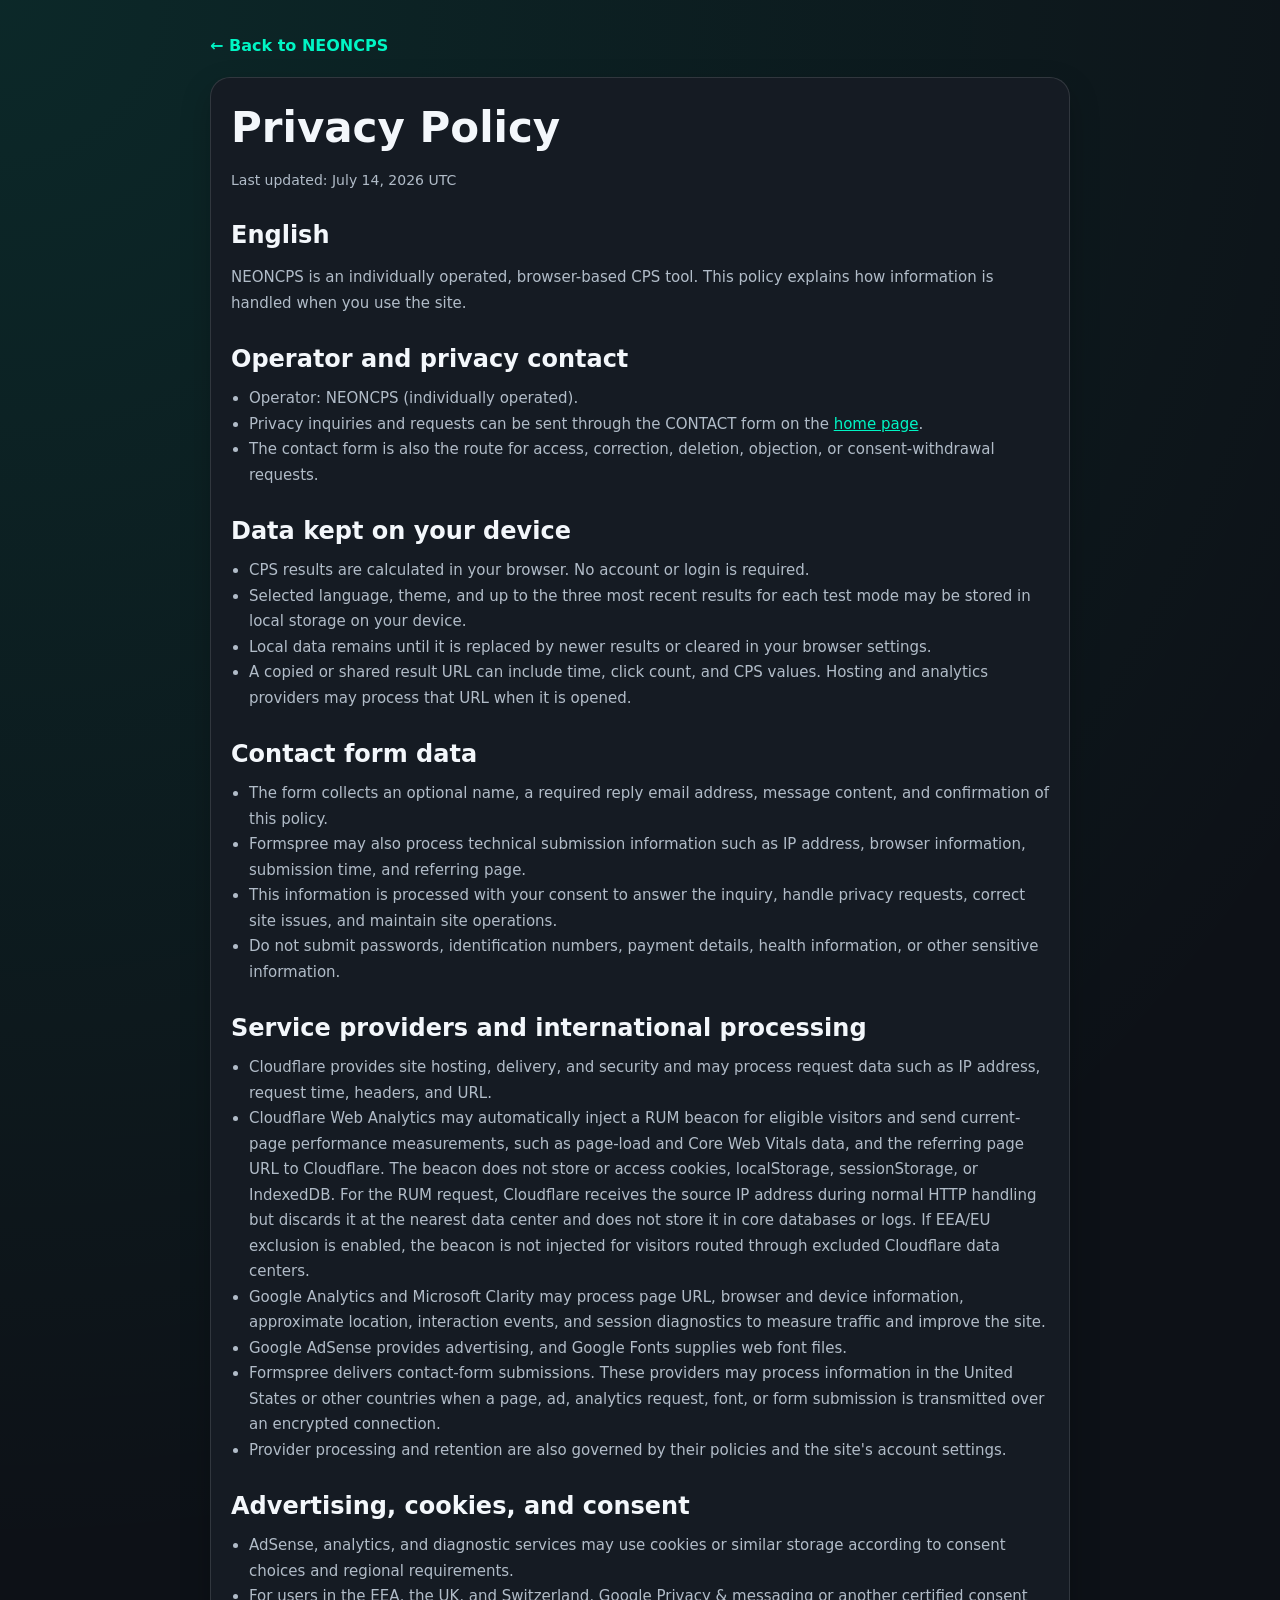
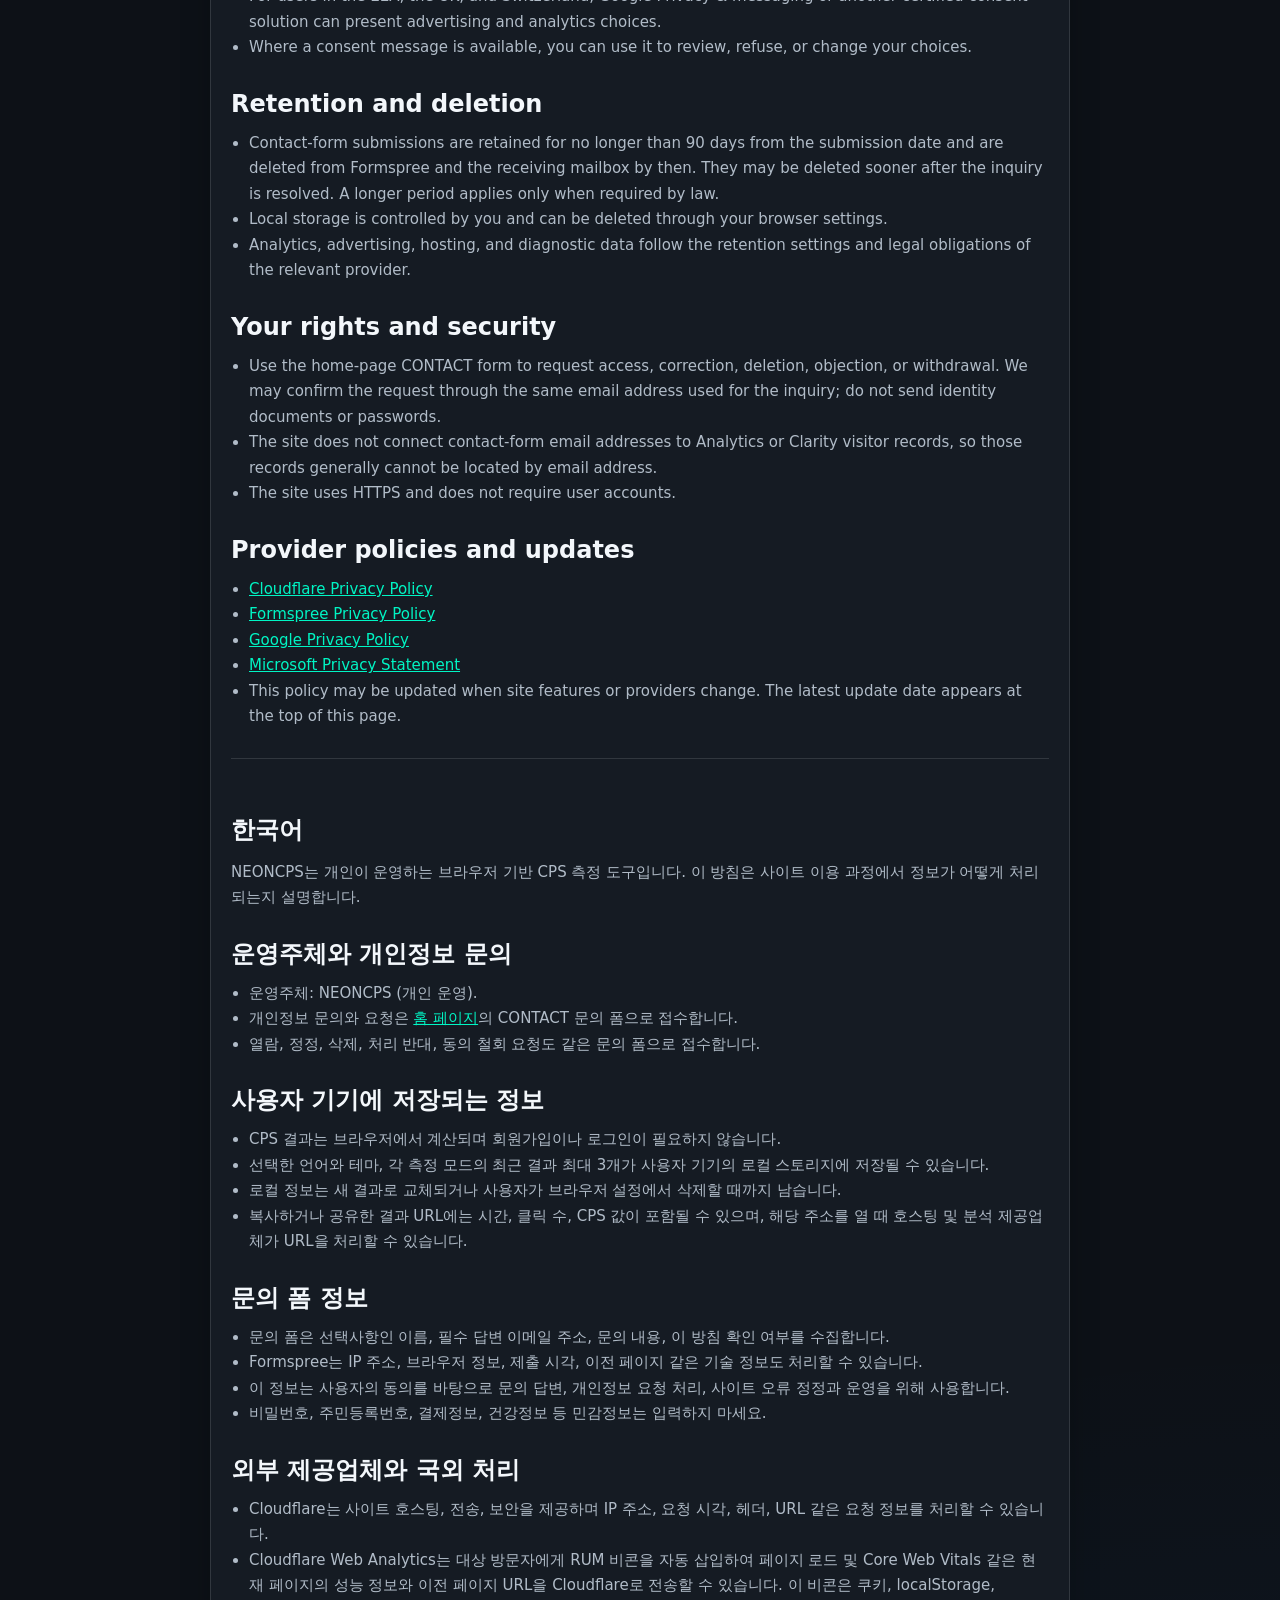
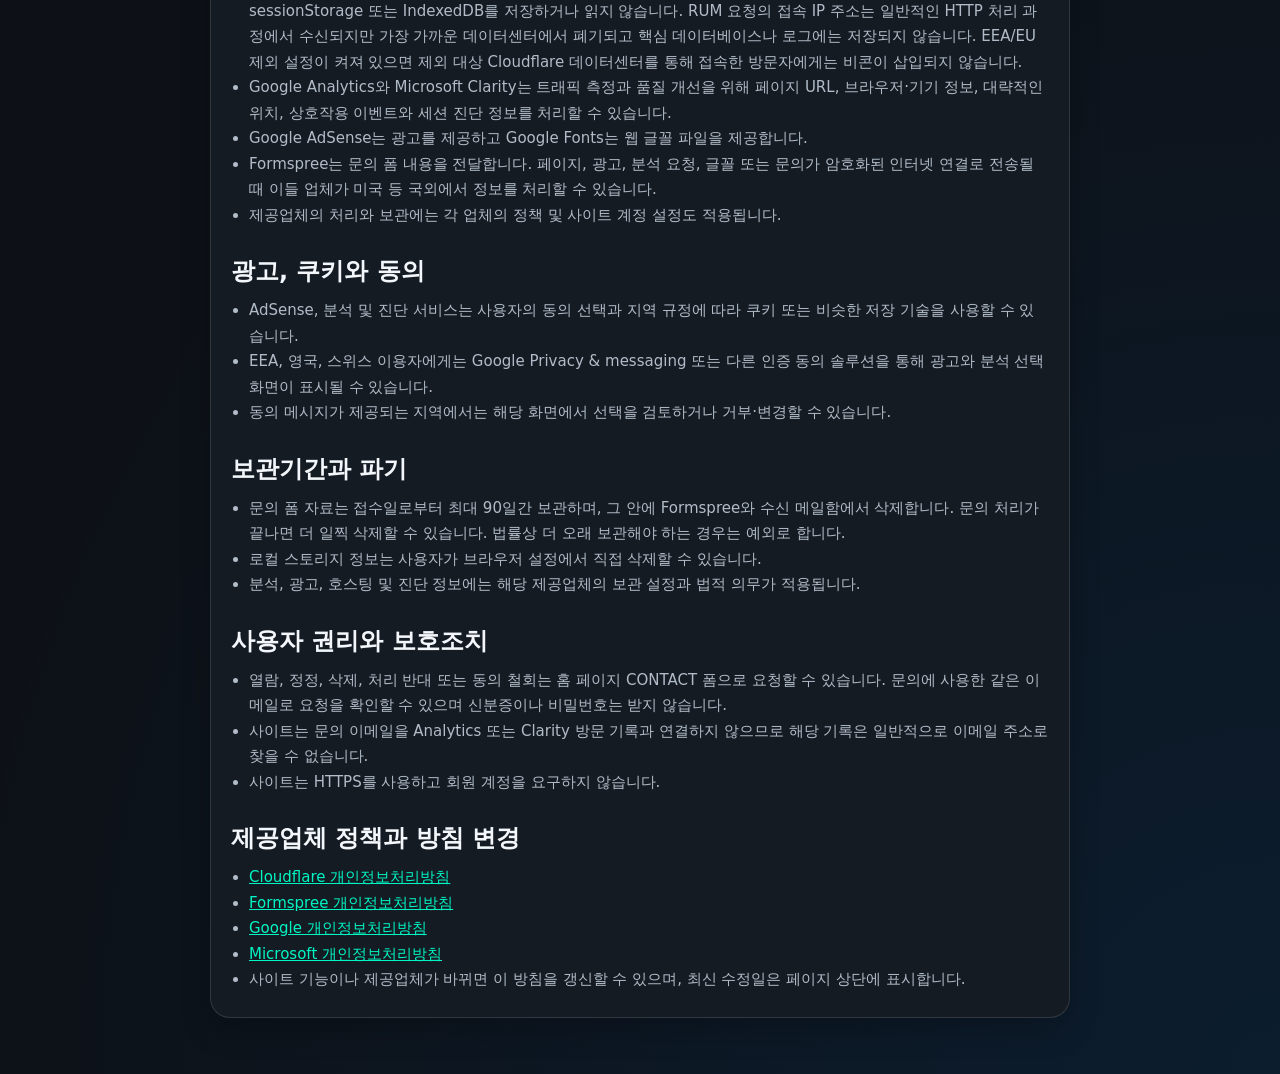
<file: privacy/index.html>
<!DOCTYPE html>
<html lang="en">
<head>
  <meta charset="UTF-8">
  <meta name="viewport" content="width=device-width, initial-scale=1.0, viewport-fit=cover">
  <meta name="robots" content="index,follow,max-snippet:-1,max-image-preview:large,max-video-preview:-1">
  <meta name="description" content="Privacy policy for NEONCPS, including information about cookies, analytics, advertising, contact forms, and European consent messaging.">
  <meta name="author" content="NEONCPS">
  <meta name="theme-color" content="#050505">
  <meta name="color-scheme" content="dark light">
  <meta name="application-name" content="NEONCPS">
  <meta name="apple-mobile-web-app-capable" content="yes">
  <meta name="apple-mobile-web-app-status-bar-style" content="black-translucent">
  <meta name="apple-mobile-web-app-title" content="NEONCPS">
  <meta name="mobile-web-app-capable" content="yes">
  <link rel="manifest" href="/manifest.webmanifest">
  <meta name="google-adsense-account" content="ca-pub-9418686584056529">
  <link rel="canonical" href="https://neoncps.com/privacy/">
  <link rel="icon" href="/favicon.png" sizes="256x256" type="image/png">
<link rel="icon" href="/favicon.svg" sizes="any" type="image/svg+xml">
<link rel="apple-touch-icon" href="/favicon.png">
<link rel="shortcut icon" href="/favicon.png" type="image/png">
  <title>NEONCPS | Privacy Policy</title>
  <script src="/tracking.js"></script>
  <script>
    if (window.location.hostname === 'neoncps.com') {
      const adsenseScript = document.createElement('script');
      adsenseScript.async = true;
      adsenseScript.src = 'https://pagead2.googlesyndication.com/pagead/js/adsbygoogle.js?client=ca-pub-9418686584056529';
      adsenseScript.crossOrigin = 'anonymous';
      document.head.appendChild(adsenseScript);
    }
  </script>
  <style>
    :root {
      --bg: #0d1117;
      --panel: #151b23;
      --text: #f3f7fb;
      --muted: #b1bcc8;
      --line: rgba(255, 255, 255, 0.12);
      --accent: #00f5c4;
    }

    * { box-sizing: border-box; }

    body {
      margin: 0;
      font-family: Manrope, system-ui, sans-serif;
      background:
        radial-gradient(circle at top left, rgba(0, 245, 196, 0.10), transparent 35%),
        radial-gradient(circle at bottom right, rgba(0, 136, 255, 0.10), transparent 30%),
        var(--bg);
      color: var(--text);
      line-height: 1.7;
      padding: calc(32px + env(safe-area-inset-top)) calc(16px + env(safe-area-inset-right)) calc(56px + env(safe-area-inset-bottom)) calc(16px + env(safe-area-inset-left));
    }

    main {
      max-width: 860px;
      margin: 0 auto;
    }

    .card {
      background: var(--panel);
      border: 1px solid var(--line);
      border-radius: 20px;
      padding: 24px 20px;
      box-shadow: 0 12px 30px rgba(0, 0, 0, 0.22);
    }

    h1, h2 {
      margin: 0 0 12px;
      line-height: 1.25;
    }

    h1 {
      font-size: clamp(30px, 5vw, 42px);
    }

    h2 {
      font-size: clamp(20px, 3vw, 24px);
      margin-top: 28px;
    }

    p, li {
      color: var(--muted);
      font-size: 15px;
    }

    ul {
      margin: 12px 0 0;
      padding-left: 18px;
    }

    a {
      color: var(--accent);
    }

    .back {
      display: inline-block;
      margin-bottom: 18px;
      color: var(--accent);
      text-decoration: none;
      font-weight: 700;
    }

    .lang-block + .lang-block {
      margin-top: 28px;
      padding-top: 28px;
      border-top: 1px solid var(--line);
    }

    .meta {
      font-size: 14px;
      color: var(--muted);
    }
  </style>
</head>
<body>
  <main>
    <a class="back" href="/">← Back to NEONCPS</a>
    <div class="card">
      <h1>Privacy Policy</h1>
      <p class="meta">Last updated: July 14, 2026 UTC</p>

      <div class="lang-block">
        <h2>English</h2>
        <p>NEONCPS is an individually operated, browser-based CPS tool. This policy explains how information is handled when you use the site.</p>

        <h2>Operator and privacy contact</h2>
        <ul>
          <li>Operator: NEONCPS (individually operated).</li>
          <li>Privacy inquiries and requests can be sent through the CONTACT form on the <a href="/">home page</a>.</li>
          <li>The contact form is also the route for access, correction, deletion, objection, or consent-withdrawal requests.</li>
        </ul>

        <h2>Data kept on your device</h2>
        <ul>
          <li>CPS results are calculated in your browser. No account or login is required.</li>
          <li>Selected language, theme, and up to the three most recent results for each test mode may be stored in local storage on your device.</li>
          <li>Local data remains until it is replaced by newer results or cleared in your browser settings.</li>
          <li>A copied or shared result URL can include time, click count, and CPS values. Hosting and analytics providers may process that URL when it is opened.</li>
        </ul>

        <h2>Contact form data</h2>
        <ul>
          <li>The form collects an optional name, a required reply email address, message content, and confirmation of this policy.</li>
          <li>Formspree may also process technical submission information such as IP address, browser information, submission time, and referring page.</li>
          <li>This information is processed with your consent to answer the inquiry, handle privacy requests, correct site issues, and maintain site operations.</li>
          <li>Do not submit passwords, identification numbers, payment details, health information, or other sensitive information.</li>
        </ul>

        <h2>Service providers and international processing</h2>
        <ul>
          <li>Cloudflare provides site hosting, delivery, and security and may process request data such as IP address, request time, headers, and URL.</li>
          <li>Cloudflare Web Analytics may automatically inject a RUM beacon for eligible visitors and send current-page performance measurements, such as page-load and Core Web Vitals data, and the referring page URL to Cloudflare. The beacon does not store or access cookies, localStorage, sessionStorage, or IndexedDB. For the RUM request, Cloudflare receives the source IP address during normal HTTP handling but discards it at the nearest data center and does not store it in core databases or logs. If EEA/EU exclusion is enabled, the beacon is not injected for visitors routed through excluded Cloudflare data centers.</li>
          <li>Google Analytics and Microsoft Clarity may process page URL, browser and device information, approximate location, interaction events, and session diagnostics to measure traffic and improve the site.</li>
          <li>Google AdSense provides advertising, and Google Fonts supplies web font files.</li>
          <li>Formspree delivers contact-form submissions. These providers may process information in the United States or other countries when a page, ad, analytics request, font, or form submission is transmitted over an encrypted connection.</li>
          <li>Provider processing and retention are also governed by their policies and the site's account settings.</li>
        </ul>

        <h2>Advertising, cookies, and consent</h2>
        <ul>
          <li>AdSense, analytics, and diagnostic services may use cookies or similar storage according to consent choices and regional requirements.</li>
          <li>For users in the EEA, the UK, and Switzerland, Google Privacy &amp; messaging or another certified consent solution can present advertising and analytics choices.</li>
          <li>Where a consent message is available, you can use it to review, refuse, or change your choices.</li>
        </ul>

        <h2>Retention and deletion</h2>
        <ul>
          <li>Contact-form submissions are retained for no longer than 90 days from the submission date and are deleted from Formspree and the receiving mailbox by then. They may be deleted sooner after the inquiry is resolved. A longer period applies only when required by law.</li>
          <li>Local storage is controlled by you and can be deleted through your browser settings.</li>
          <li>Analytics, advertising, hosting, and diagnostic data follow the retention settings and legal obligations of the relevant provider.</li>
        </ul>

        <h2>Your rights and security</h2>
        <ul>
          <li>Use the home-page CONTACT form to request access, correction, deletion, objection, or withdrawal. We may confirm the request through the same email address used for the inquiry; do not send identity documents or passwords.</li>
          <li>The site does not connect contact-form email addresses to Analytics or Clarity visitor records, so those records generally cannot be located by email address.</li>
          <li>The site uses HTTPS and does not require user accounts.</li>
        </ul>

        <h2>Provider policies and updates</h2>
        <ul>
          <li><a href="https://www.cloudflare.com/policies/privacy/" rel="noopener noreferrer">Cloudflare Privacy Policy</a></li>
          <li><a href="https://formspree.io/legal/privacy-policy/" rel="noopener noreferrer">Formspree Privacy Policy</a></li>
          <li><a href="https://policies.google.com/privacy" rel="noopener noreferrer">Google Privacy Policy</a></li>
          <li><a href="https://privacy.microsoft.com/privacystatement" rel="noopener noreferrer">Microsoft Privacy Statement</a></li>
          <li>This policy may be updated when site features or providers change. The latest update date appears at the top of this page.</li>
        </ul>
      </div>

      <div class="lang-block">
        <h2>한국어</h2>
        <p>NEONCPS는 개인이 운영하는 브라우저 기반 CPS 측정 도구입니다. 이 방침은 사이트 이용 과정에서 정보가 어떻게 처리되는지 설명합니다.</p>

        <h2>운영주체와 개인정보 문의</h2>
        <ul>
          <li>운영주체: NEONCPS (개인 운영).</li>
          <li>개인정보 문의와 요청은 <a href="/">홈 페이지</a>의 CONTACT 문의 폼으로 접수합니다.</li>
          <li>열람, 정정, 삭제, 처리 반대, 동의 철회 요청도 같은 문의 폼으로 접수합니다.</li>
        </ul>

        <h2>사용자 기기에 저장되는 정보</h2>
        <ul>
          <li>CPS 결과는 브라우저에서 계산되며 회원가입이나 로그인이 필요하지 않습니다.</li>
          <li>선택한 언어와 테마, 각 측정 모드의 최근 결과 최대 3개가 사용자 기기의 로컬 스토리지에 저장될 수 있습니다.</li>
          <li>로컬 정보는 새 결과로 교체되거나 사용자가 브라우저 설정에서 삭제할 때까지 남습니다.</li>
          <li>복사하거나 공유한 결과 URL에는 시간, 클릭 수, CPS 값이 포함될 수 있으며, 해당 주소를 열 때 호스팅 및 분석 제공업체가 URL을 처리할 수 있습니다.</li>
        </ul>

        <h2>문의 폼 정보</h2>
        <ul>
          <li>문의 폼은 선택사항인 이름, 필수 답변 이메일 주소, 문의 내용, 이 방침 확인 여부를 수집합니다.</li>
          <li>Formspree는 IP 주소, 브라우저 정보, 제출 시각, 이전 페이지 같은 기술 정보도 처리할 수 있습니다.</li>
          <li>이 정보는 사용자의 동의를 바탕으로 문의 답변, 개인정보 요청 처리, 사이트 오류 정정과 운영을 위해 사용합니다.</li>
          <li>비밀번호, 주민등록번호, 결제정보, 건강정보 등 민감정보는 입력하지 마세요.</li>
        </ul>

        <h2>외부 제공업체와 국외 처리</h2>
        <ul>
          <li>Cloudflare는 사이트 호스팅, 전송, 보안을 제공하며 IP 주소, 요청 시각, 헤더, URL 같은 요청 정보를 처리할 수 있습니다.</li>
          <li>Cloudflare Web Analytics는 대상 방문자에게 RUM 비콘을 자동 삽입하여 페이지 로드 및 Core Web Vitals 같은 현재 페이지의 성능 정보와 이전 페이지 URL을 Cloudflare로 전송할 수 있습니다. 이 비콘은 쿠키, localStorage, sessionStorage 또는 IndexedDB를 저장하거나 읽지 않습니다. RUM 요청의 접속 IP 주소는 일반적인 HTTP 처리 과정에서 수신되지만 가장 가까운 데이터센터에서 폐기되고 핵심 데이터베이스나 로그에는 저장되지 않습니다. EEA/EU 제외 설정이 켜져 있으면 제외 대상 Cloudflare 데이터센터를 통해 접속한 방문자에게는 비콘이 삽입되지 않습니다.</li>
          <li>Google Analytics와 Microsoft Clarity는 트래픽 측정과 품질 개선을 위해 페이지 URL, 브라우저·기기 정보, 대략적인 위치, 상호작용 이벤트와 세션 진단 정보를 처리할 수 있습니다.</li>
          <li>Google AdSense는 광고를 제공하고 Google Fonts는 웹 글꼴 파일을 제공합니다.</li>
          <li>Formspree는 문의 폼 내용을 전달합니다. 페이지, 광고, 분석 요청, 글꼴 또는 문의가 암호화된 인터넷 연결로 전송될 때 이들 업체가 미국 등 국외에서 정보를 처리할 수 있습니다.</li>
          <li>제공업체의 처리와 보관에는 각 업체의 정책 및 사이트 계정 설정도 적용됩니다.</li>
        </ul>

        <h2>광고, 쿠키와 동의</h2>
        <ul>
          <li>AdSense, 분석 및 진단 서비스는 사용자의 동의 선택과 지역 규정에 따라 쿠키 또는 비슷한 저장 기술을 사용할 수 있습니다.</li>
          <li>EEA, 영국, 스위스 이용자에게는 Google Privacy &amp; messaging 또는 다른 인증 동의 솔루션을 통해 광고와 분석 선택 화면이 표시될 수 있습니다.</li>
          <li>동의 메시지가 제공되는 지역에서는 해당 화면에서 선택을 검토하거나 거부·변경할 수 있습니다.</li>
        </ul>

        <h2>보관기간과 파기</h2>
        <ul>
          <li>문의 폼 자료는 접수일로부터 최대 90일간 보관하며, 그 안에 Formspree와 수신 메일함에서 삭제합니다. 문의 처리가 끝나면 더 일찍 삭제할 수 있습니다. 법률상 더 오래 보관해야 하는 경우는 예외로 합니다.</li>
          <li>로컬 스토리지 정보는 사용자가 브라우저 설정에서 직접 삭제할 수 있습니다.</li>
          <li>분석, 광고, 호스팅 및 진단 정보에는 해당 제공업체의 보관 설정과 법적 의무가 적용됩니다.</li>
        </ul>

        <h2>사용자 권리와 보호조치</h2>
        <ul>
          <li>열람, 정정, 삭제, 처리 반대 또는 동의 철회는 홈 페이지 CONTACT 폼으로 요청할 수 있습니다. 문의에 사용한 같은 이메일로 요청을 확인할 수 있으며 신분증이나 비밀번호는 받지 않습니다.</li>
          <li>사이트는 문의 이메일을 Analytics 또는 Clarity 방문 기록과 연결하지 않으므로 해당 기록은 일반적으로 이메일 주소로 찾을 수 없습니다.</li>
          <li>사이트는 HTTPS를 사용하고 회원 계정을 요구하지 않습니다.</li>
        </ul>

        <h2>제공업체 정책과 방침 변경</h2>
        <ul>
          <li><a href="https://www.cloudflare.com/policies/privacy/" rel="noopener noreferrer">Cloudflare 개인정보처리방침</a></li>
          <li><a href="https://formspree.io/legal/privacy-policy/" rel="noopener noreferrer">Formspree 개인정보처리방침</a></li>
          <li><a href="https://policies.google.com/privacy" rel="noopener noreferrer">Google 개인정보처리방침</a></li>
          <li><a href="https://privacy.microsoft.com/privacystatement" rel="noopener noreferrer">Microsoft 개인정보처리방침</a></li>
          <li>사이트 기능이나 제공업체가 바뀌면 이 방침을 갱신할 수 있으며, 최신 수정일은 페이지 상단에 표시합니다.</li>
        </ul>
      </div>
    </div>
  </main>
</body>
</html>
</file>
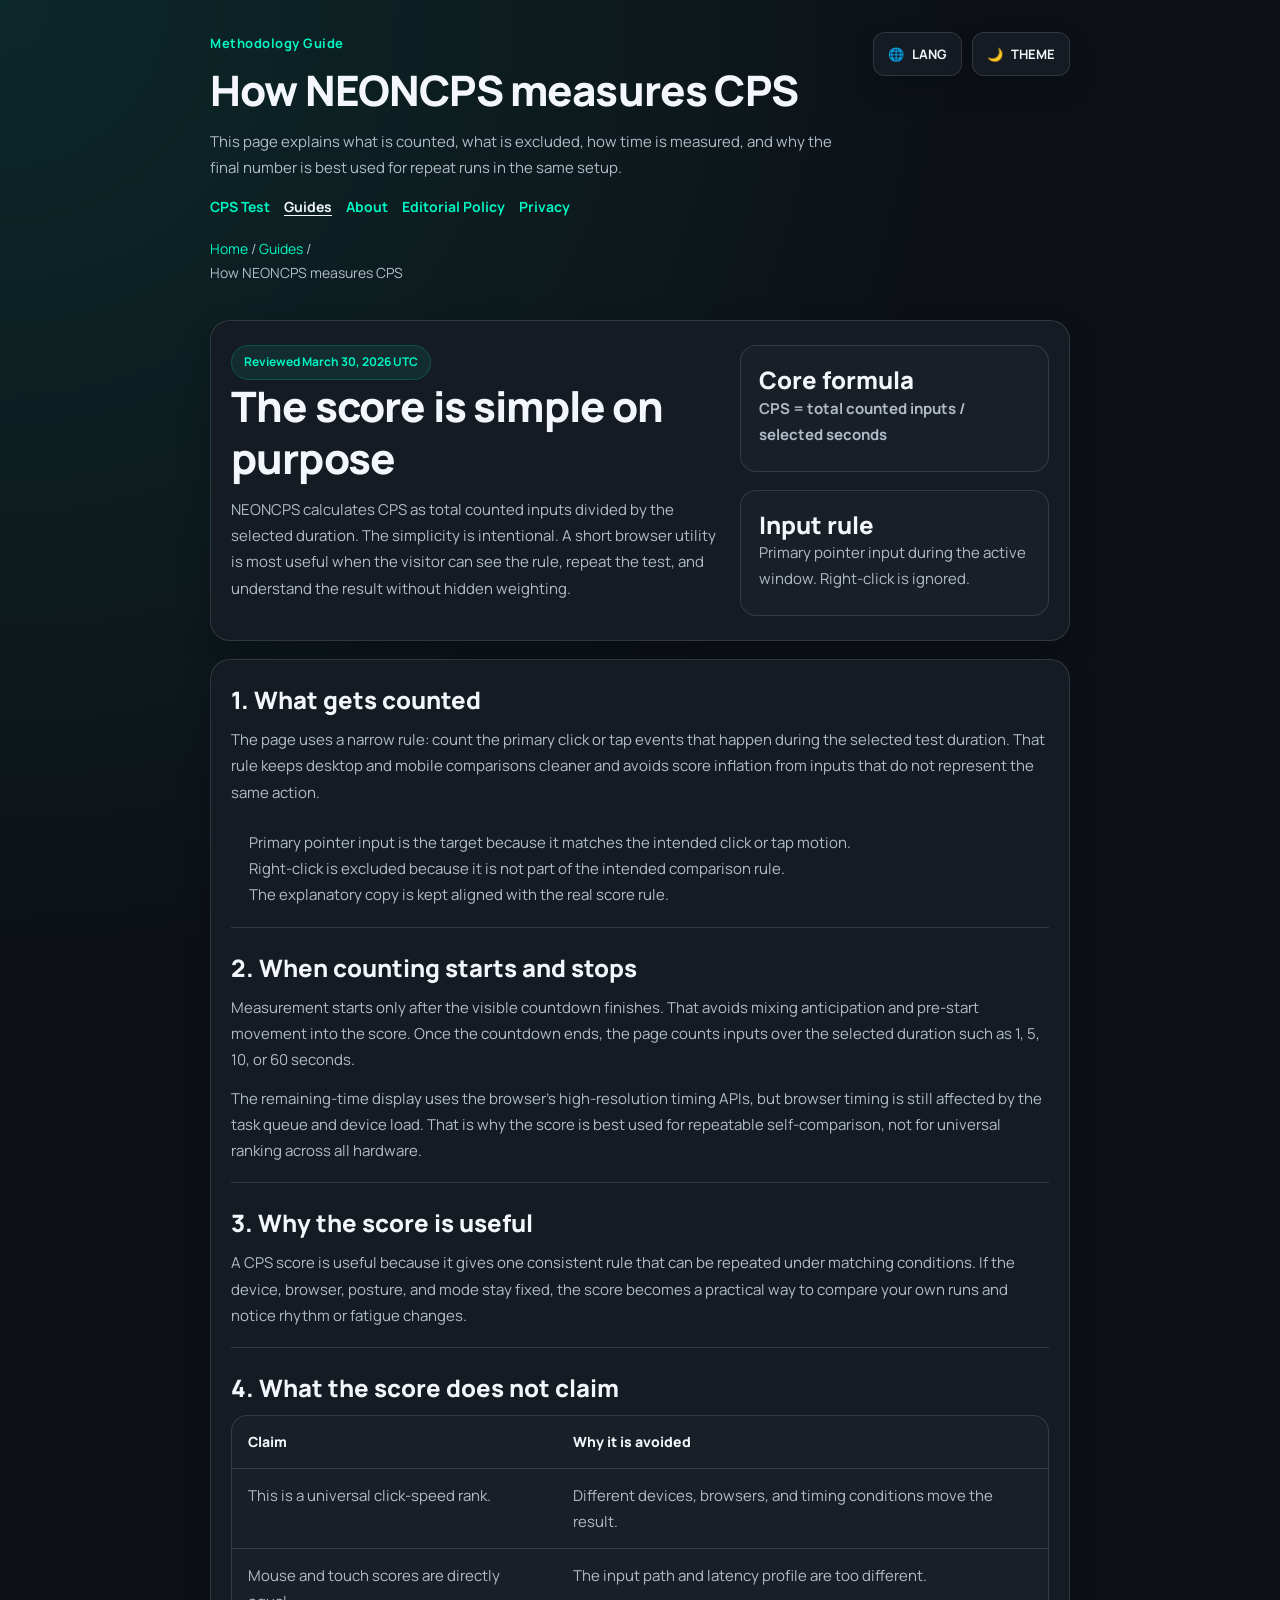
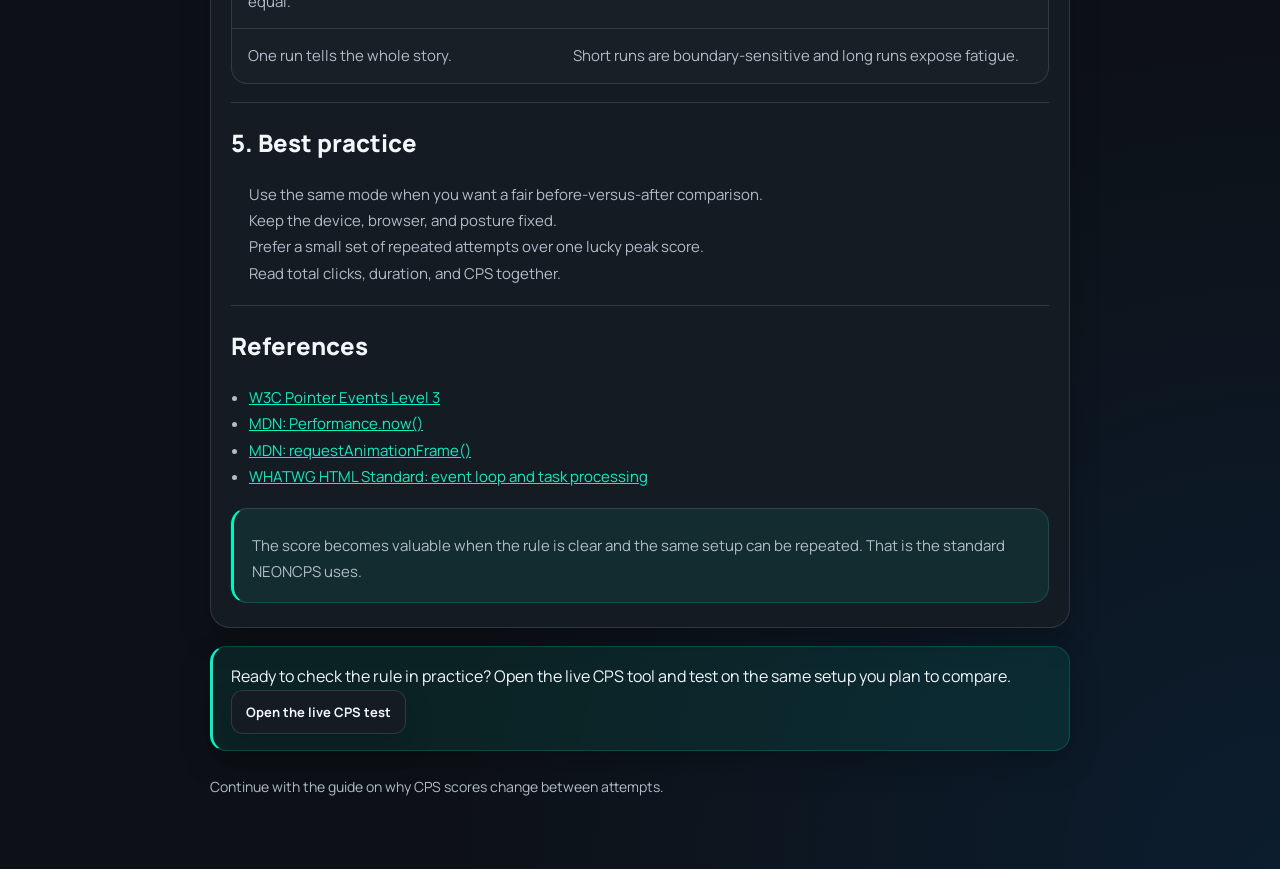
<file: guides/how-neoncps-measures-cps/index.html>
<!DOCTYPE html>
<html lang="en">
<head>
  <meta charset="UTF-8">
  <meta name="viewport" content="width=device-width, initial-scale=1.0, viewport-fit=cover">
  <meta name="robots" content="index,follow,max-snippet:-1,max-image-preview:large,max-video-preview:-1">
  <meta name="description" content="How NEONCPS measures CPS: input rule, timing rule, score formula, and the practical limits of browser-based click speed testing.">
  <meta name="author" content="NEONCPS">
  <meta name="google-adsense-account" content="ca-pub-9418686584056529">
  <meta name="theme-color" content="#050505">
  <meta name="color-scheme" content="dark light">
  <meta name="application-name" content="NEONCPS">
  <meta name="apple-mobile-web-app-capable" content="yes">
  <meta name="apple-mobile-web-app-status-bar-style" content="black-translucent">
  <meta name="apple-mobile-web-app-title" content="NEONCPS">
  <meta name="mobile-web-app-capable" content="yes">
  <link rel="manifest" href="/manifest.webmanifest">
  <link rel="canonical" href="https://neoncps.com/guides/how-neoncps-measures-cps/">
  <link rel="alternate" hreflang="en" href="https://neoncps.com/guides/how-neoncps-measures-cps/">
  <link rel="alternate" hreflang="ko" href="https://neoncps.com/ko/guides/how-neoncps-measures-cps/">
  <link rel="alternate" hreflang="x-default" href="https://neoncps.com/guides/how-neoncps-measures-cps/">
  <meta property="og:title" content="How NEONCPS Measures CPS | Input Rule, Timing Rule, and Limits">
  <meta property="og:description" content="Understand what the NEONCPS score counts, how timing works, and why browser-based CPS is best for repeatable comparison in the same setup.">
  <meta property="og:type" content="article">
  <meta property="og:url" content="https://neoncps.com/guides/how-neoncps-measures-cps/">
  <meta property="og:image" content="https://neoncps.com/og-image.png">
  <meta name="twitter:card" content="summary_large_image">
  <meta name="twitter:title" content="How NEONCPS Measures CPS | Input Rule, Timing Rule, and Limits">
  <meta name="twitter:description" content="Understand what the NEONCPS score counts, how timing works, and why browser-based CPS is best for repeatable comparison in the same setup.">
  <meta name="twitter:image" content="https://neoncps.com/og-image.png">
  <link rel="icon" href="/favicon.png" sizes="256x256" type="image/png">
  <link rel="icon" href="/favicon.svg" sizes="any" type="image/svg+xml">
  <link rel="apple-touch-icon" href="/favicon.png">
  <link rel="shortcut icon" href="/favicon.png" type="image/png">
  <title>How NEONCPS Measures CPS | Input Rule, Timing Rule, and Limits</title>
  <script src="/tracking.js"></script>
  <script>
  (function () {
    var path = window.location.pathname || '';
    var lang = path === '/ko' || path.startsWith('/ko/') ? 'ko' : 'en';
    document.documentElement.classList.add(lang === 'ko' ? 'lang-ko' : 'lang-en');
    document.documentElement.setAttribute('lang', lang);
    try {
      if ((localStorage.getItem('neon_theme') || 'dark') === 'light') {
        document.documentElement.classList.add('light');
      }
    } catch (err) {
      // Keep the default theme when storage is unavailable.
    }
  })();
</script>
  <script>
    if (window.location.hostname === 'neoncps.com') {
      const adsenseScript = document.createElement('script');
      adsenseScript.async = true;
      adsenseScript.src = 'https://pagead2.googlesyndication.com/pagead/js/adsbygoogle.js?client=ca-pub-9418686584056529';
      adsenseScript.crossOrigin = 'anonymous';
      document.head.appendChild(adsenseScript);
    }
  </script>
  <link rel="stylesheet" href="/docs.css">
  <script type="application/ld+json">
{
  "@context": "https://schema.org",
  "@type": "Article",
  "headline": "How NEONCPS Measures CPS",
  "url": "https://neoncps.com/guides/how-neoncps-measures-cps/",
  "description": "Input rule, timing rule, and interpretation limits for the NEONCPS CPS score.",
  "dateModified": "2026-03-30",
  "inLanguage": "en"
}
  </script>
  <script defer src="/docs.js"></script>
</head>
<body class="docs-page">
<header class="shell topbar">
  <div class="topbar-row">
    <div class="title-block">
      <p class="eyebrow"><span class="lang-inline" data-lang="en">Methodology Guide</span><span class="lang-inline" data-lang="ko">측정 원리 가이드</span></p>
      <h1><span data-lang="en">How NEONCPS measures CPS</span><span data-lang="ko">NEONCPS가 CPS를 재는 방법</span></h1>
      <p class="sub" data-lang="en">This page explains what is counted, what is excluded, how time is measured, and why the final number is best used for repeat runs in the same setup.</p>
      <p class="sub" data-lang="ko">이 페이지는 무엇을 집계하고 무엇을 제외하는지, 시간을 어떻게 재는지, 그리고 왜 최종 숫자가 같은 환경에서의 반복 비교에 가장 적합한지를 설명합니다.</p>
    </div>
    <div class="topbar-actions">
      <button class="topbar-card" id="langToggle" type="button"><span>🌐</span><span id="langToggleText"><span class="lang-inline" data-lang="en">LANG</span><span class="lang-inline" data-lang="ko">언어</span></span></button>
      <button class="topbar-card" id="themeToggle" type="button"><span id="themeIcon">🌙</span><span><span class="lang-inline" data-lang="en">THEME</span><span class="lang-inline" data-lang="ko">테마</span></span></button>
    </div>
  </div>
  <nav class="site-nav" aria-label="Primary">
    <a href="/"><span class="lang-inline" data-lang="en">CPS Test</span><span class="lang-inline" data-lang="ko">CPS 테스트</span></a>
    <a href="/guides/" aria-current="page"><span class="lang-inline" data-lang="en">Guides</span><span class="lang-inline" data-lang="ko">가이드</span></a>
    <a href="/about/"><span class="lang-inline" data-lang="en">About</span><span class="lang-inline" data-lang="ko">소개</span></a>
    <a href="/editorial-policy/"><span class="lang-inline" data-lang="en">Editorial Policy</span><span class="lang-inline" data-lang="ko">편집 기준</span></a>
    <a href="/privacy/"><span class="lang-inline" data-lang="en">Privacy</span><span class="lang-inline" data-lang="ko">개인정보</span></a>
  </nav>
</header>

<main class="shell article-shell">
  <div class="breadcrumbs"><a href="/"><span class="lang-inline" data-lang="en">Home</span><span class="lang-inline" data-lang="ko">홈</span></a> / <a href="/guides/"><span class="lang-inline" data-lang="en">Guides</span><span class="lang-inline" data-lang="ko">가이드</span></a> / <span data-lang="en">How NEONCPS measures CPS</span><span data-lang="ko">NEONCPS가 CPS를 재는 방법</span></div>

  <section class="panel hero-grid">
    <div class="hero-copy">
      <span class="kicker"><span class="lang-inline" data-lang="en">Reviewed March 30, 2026 UTC</span><span class="lang-inline" data-lang="ko">2026년 3월 30일 UTC 검토</span></span>
      <h2><span data-lang="en">The score is simple on purpose</span><span data-lang="ko">점수는 의도적으로 단순합니다</span></h2>
      <p data-lang="en">NEONCPS calculates CPS as total counted inputs divided by the selected duration. The simplicity is intentional. A short browser utility is most useful when the visitor can see the rule, repeat the test, and understand the result without hidden weighting.</p>
      <p data-lang="ko">NEONCPS는 선택한 시간 동안 집계된 총 입력 수를 시간으로 나누어 CPS를 계산합니다. 이 단순함은 의도된 것입니다. 짧은 브라우저 유틸리티는 규칙이 보이고, 반복할 수 있고, 숨은 가중치 없이 결과를 이해할 수 있을 때 가장 유용합니다.</p>
    </div>
    <aside class="hero-meta">
      <div class="meta-card">
        <h2><span data-lang="en">Core formula</span><span data-lang="ko">기본 공식</span></h2>
        <p><strong>CPS = total counted inputs / selected seconds</strong></p>
      </div>
      <div class="meta-card">
        <h2><span data-lang="en">Input rule</span><span data-lang="ko">입력 기준</span></h2>
        <p data-lang="en">Primary pointer input during the active window. Right-click is ignored.</p>
        <p data-lang="ko">측정 구간의 기본 포인터 입력만 집계하고 우클릭은 제외합니다.</p>
      </div>
    </aside>
  </section>

  <section class="panel article-body">
    <section>
      <h2><span data-lang="en">1. What gets counted</span><span data-lang="ko">1. 무엇을 세는가</span></h2>
      <p data-lang="en">The page uses a narrow rule: count the primary click or tap events that happen during the selected test duration. That rule keeps desktop and mobile comparisons cleaner and avoids score inflation from inputs that do not represent the same action.</p>
      <p data-lang="ko">이 페이지는 좁은 기준을 사용합니다. 선택한 시간 동안 발생한 기본 클릭 또는 탭만 세는 방식입니다. 이렇게 해야 데스크톱과 모바일 비교가 조금 더 깔끔해지고, 같은 동작이 아닌 입력으로 점수가 부풀려지는 일을 줄일 수 있습니다.</p>
      <ul>
        <li data-lang="en">Primary pointer input is the target because it matches the intended click or tap motion.</li>
        <li data-lang="ko">기본 포인터 입력은 의도한 클릭/탭 동작과 가장 잘 맞기 때문에 기준이 됩니다.</li>
        <li data-lang="en">Right-click is excluded because it is not part of the intended comparison rule.</li>
        <li data-lang="ko">우클릭은 비교 기준에 포함되지 않으므로 제외됩니다.</li>
        <li data-lang="en">The explanatory copy is kept aligned with the real score rule.</li>
        <li data-lang="ko">설명 문구는 실제 점수 계산 규칙과 맞춰 유지합니다.</li>
      </ul>
    </section>

    <section>
      <h2><span data-lang="en">2. When counting starts and stops</span><span data-lang="ko">2. 집계는 언제 시작하고 끝나는가</span></h2>
      <p data-lang="en">Measurement starts only after the visible countdown finishes. That avoids mixing anticipation and pre-start movement into the score. Once the countdown ends, the page counts inputs over the selected duration such as 1, 5, 10, or 60 seconds.</p>
      <p data-lang="ko">측정은 보이는 카운트다운이 끝난 뒤에만 시작됩니다. 그래야 시작 전에 미리 준비한 동작이나 예상 반응이 점수에 섞이지 않습니다. 카운트다운이 끝나면 1초, 5초, 10초, 60초 같은 선택 시간 동안 입력을 셉니다.</p>
      <p data-lang="en">The remaining-time display uses the browser's high-resolution timing APIs, but browser timing is still affected by the task queue and device load. That is why the score is best used for repeatable self-comparison, not for universal ranking across all hardware.</p>
      <p data-lang="ko">남은 시간 표시는 브라우저의 고해상도 타이밍 API를 사용하지만, 브라우저 타이밍도 작업 큐와 기기 부하의 영향을 받습니다. 그래서 이 점수는 모든 하드웨어를 가르는 절대 순위보다, 같은 환경에서의 반복 비교에 더 적합합니다.</p>
    </section>

    <section>
      <h2><span data-lang="en">3. Why the score is useful</span><span data-lang="ko">3. 이 점수가 왜 유용한가</span></h2>
      <p data-lang="en">A CPS score is useful because it gives one consistent rule that can be repeated under matching conditions. If the device, browser, posture, and mode stay fixed, the score becomes a practical way to compare your own runs and notice rhythm or fatigue changes.</p>
      <p data-lang="ko">CPS 점수가 유용한 이유는 같은 조건에서 반복할 수 있는 일관된 규칙을 주기 때문입니다. 기기, 브라우저, 자세, 모드를 고정하면 자기 자신의 기록을 비교하고 리듬이나 피로 변화를 알아보는 실용적인 기준이 됩니다.</p>
    </section>

    <section>
      <h2><span data-lang="en">4. What the score does not claim</span><span data-lang="ko">4. 이 점수가 주장하지 않는 것</span></h2>
      <table class="metric-table">
        <tr>
          <th><span data-lang="en">Claim</span><span data-lang="ko">주장</span></th>
          <th><span data-lang="en">Why it is avoided</span><span data-lang="ko">피하는 이유</span></th>
        </tr>
        <tr>
          <td><span data-lang="en">This is a universal click-speed rank.</span><span data-lang="ko">이 숫자가 절대적인 클릭 속도 순위다.</span></td>
          <td><span data-lang="en">Different devices, browsers, and timing conditions move the result.</span><span data-lang="ko">기기, 브라우저, 타이밍 조건이 결과를 바꿀 수 있기 때문입니다.</span></td>
        </tr>
        <tr>
          <td><span data-lang="en">Mouse and touch scores are directly equal.</span><span data-lang="ko">마우스와 터치 점수는 바로 동등 비교할 수 있다.</span></td>
          <td><span data-lang="en">The input path and latency profile are too different.</span><span data-lang="ko">입력 경로와 지연 특성이 너무 다르기 때문입니다.</span></td>
        </tr>
        <tr>
          <td><span data-lang="en">One run tells the whole story.</span><span data-lang="ko">한 번의 기록이면 충분하다.</span></td>
          <td><span data-lang="en">Short runs are boundary-sensitive and long runs expose fatigue.</span><span data-lang="ko">짧은 기록은 경계 시간에 민감하고, 긴 기록은 피로를 크게 드러냅니다.</span></td>
        </tr>
      </table>
    </section>

    <section>
      <h2><span data-lang="en">5. Best practice</span><span data-lang="ko">5. 권장 사용법</span></h2>
      <ul>
        <li data-lang="en">Use the same mode when you want a fair before-versus-after comparison.</li>
        <li data-lang="ko">전후 비교를 할 때는 같은 모드를 사용하세요.</li>
        <li data-lang="en">Keep the device, browser, and posture fixed.</li>
        <li data-lang="ko">기기, 브라우저, 자세를 고정하세요.</li>
        <li data-lang="en">Prefer a small set of repeated attempts over one lucky peak score.</li>
        <li data-lang="ko">운 좋게 나온 최고점 하나보다 반복 시도의 묶음을 보세요.</li>
        <li data-lang="en">Read total clicks, duration, and CPS together.</li>
        <li data-lang="ko">총 클릭 수, 시간, CPS를 함께 보세요.</li>
      </ul>
    </section>

    <section>
      <h2><span data-lang="en">References</span><span data-lang="ko">참고 자료</span></h2>
      <ul class="reference-list">
        <li><a href="https://www.w3.org/TR/pointerevents3/" rel="noopener noreferrer">W3C Pointer Events Level 3</a></li>
        <li><a href="https://developer.mozilla.org/en-US/docs/Web/API/Performance/now" rel="noopener noreferrer">MDN: Performance.now()</a></li>
        <li><a href="https://developer.mozilla.org/en-US/docs/Web/API/Window/requestAnimationFrame" rel="noopener noreferrer">MDN: requestAnimationFrame()</a></li>
        <li><a href="https://html.spec.whatwg.org/multipage/webappapis.html" rel="noopener noreferrer">WHATWG HTML Standard: event loop and task processing</a></li>
      </ul>
    </section>

    <section class="article-callout">
      <p data-lang="en">The score becomes valuable when the rule is clear and the same setup can be repeated. That is the standard NEONCPS uses.</p>
      <p data-lang="ko">규칙이 분명하고 같은 환경에서 다시 재볼 수 있을 때 점수는 가치가 생깁니다. 그것이 NEONCPS가 따르는 기준입니다.</p>
    </section>
  </section>
  <section class="shell panel article-callout">
    <p data-lang="en">Ready to check the rule in practice? Open the live CPS tool and test on the same setup you plan to compare.</p>
    <p data-lang="ko">방금 읽은 규칙을 직접 확인해보고 싶다면 실시간 CPS 도구를 열고, 비교할 같은 환경에서 테스트해보세요.</p>
    <div class="topbar-actions">
      <a class="topbar-card" href="/">
        <span data-lang="en">Open the live CPS test</span>
        <span data-lang="ko">실시간 CPS 테스트 열기</span>
      </a>
    </div>
  </section>
</main>

  <footer class="shell footer-note">
    <p data-lang="en">Continue with the guide on why CPS scores change between attempts.</p>
    <p data-lang="ko">다음으로 기록이 시도마다 달라지는 이유 가이드를 읽어보세요.</p>
  </footer>
</body>
</html>
</file>
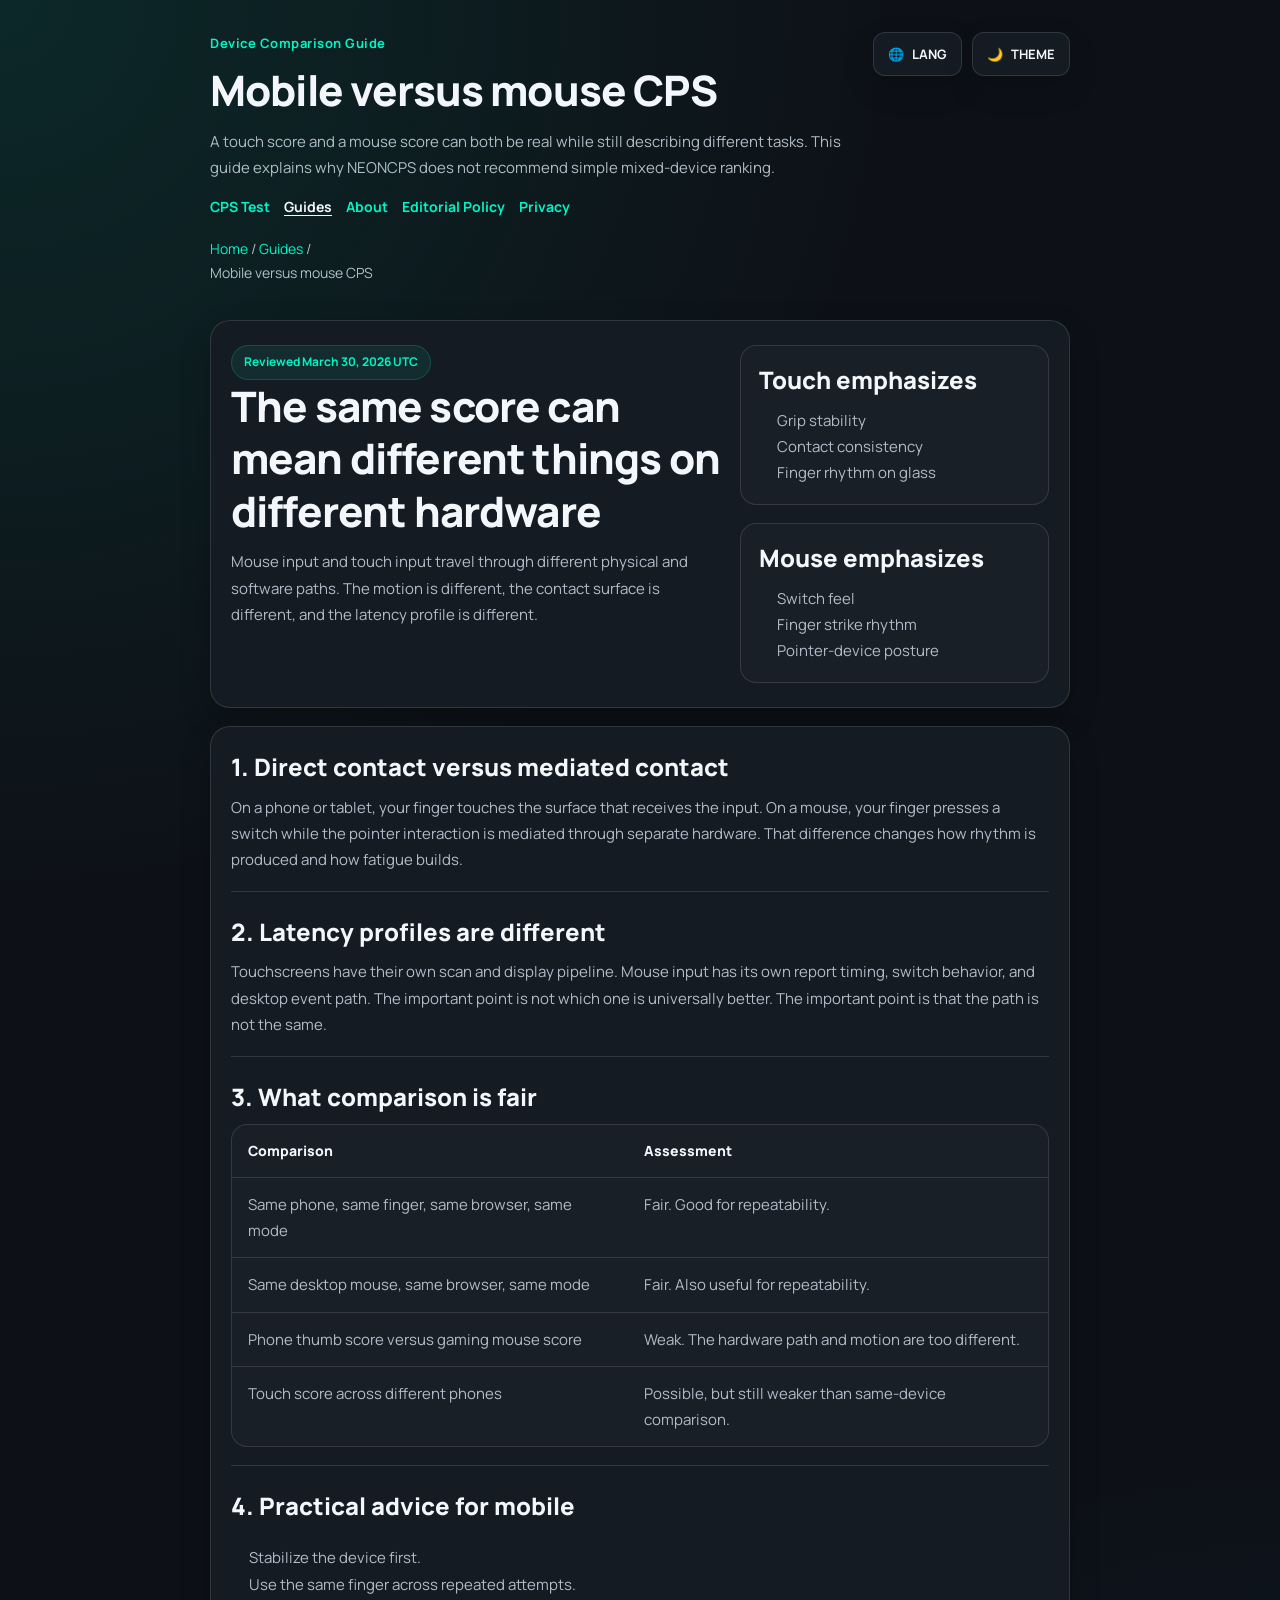
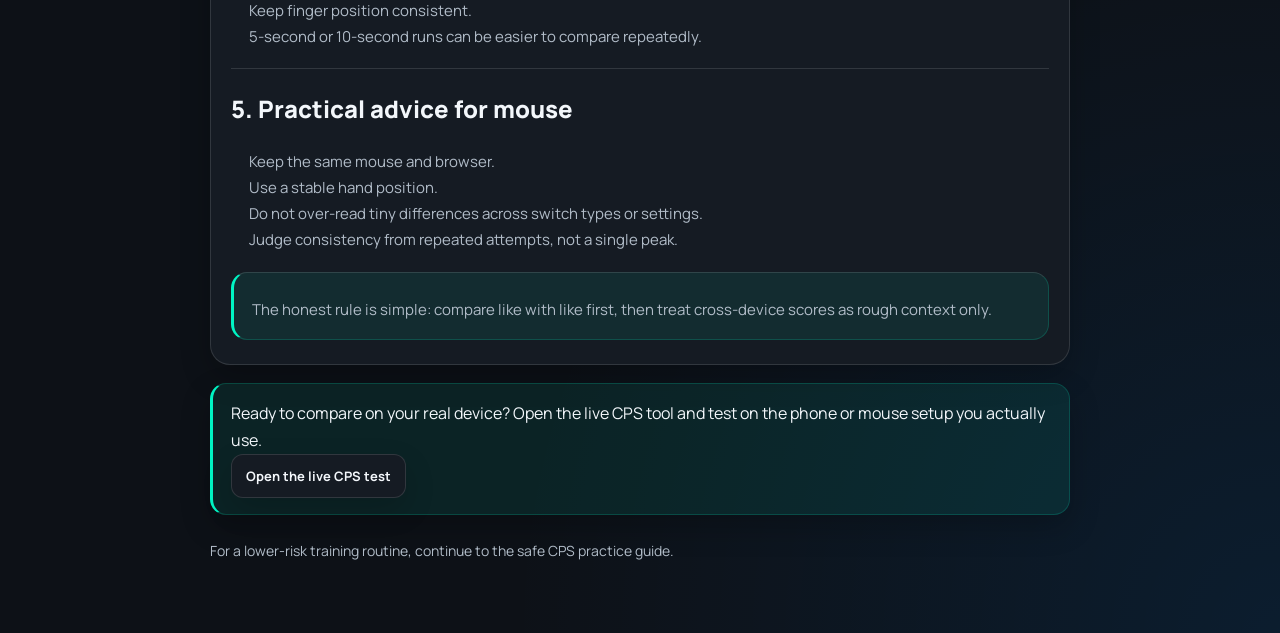
<file: guides/mobile-vs-mouse-cps/index.html>
<!DOCTYPE html>
<html lang="en">
<head>
  <meta charset="UTF-8">
  <meta name="viewport" content="width=device-width, initial-scale=1.0, viewport-fit=cover">
  <meta name="robots" content="index,follow,max-snippet:-1,max-image-preview:large,max-video-preview:-1">
  <meta name="description" content="Mobile versus mouse CPS: why touch and mouse results are not directly equal, what each setup emphasizes, and how to compare runs fairly.">
  <meta name="author" content="NEONCPS">
  <meta name="google-adsense-account" content="ca-pub-9418686584056529">
  <meta name="theme-color" content="#050505">
  <meta name="color-scheme" content="dark light">
  <meta name="application-name" content="NEONCPS">
  <meta name="apple-mobile-web-app-capable" content="yes">
  <meta name="apple-mobile-web-app-status-bar-style" content="black-translucent">
  <meta name="apple-mobile-web-app-title" content="NEONCPS">
  <meta name="mobile-web-app-capable" content="yes">
  <link rel="manifest" href="/manifest.webmanifest">
  <link rel="canonical" href="https://neoncps.com/guides/mobile-vs-mouse-cps/">
  <link rel="alternate" hreflang="en" href="https://neoncps.com/guides/mobile-vs-mouse-cps/">
  <link rel="alternate" hreflang="ko" href="https://neoncps.com/ko/guides/mobile-vs-mouse-cps/">
  <link rel="alternate" hreflang="x-default" href="https://neoncps.com/guides/mobile-vs-mouse-cps/">
  <meta property="og:title" content="Mobile Versus Mouse CPS | Fair Comparison Rules for NEONCPS">
  <meta property="og:description" content="Learn why touch and mouse CPS belong to different comparison contexts and how to interpret each setup more honestly.">
  <meta property="og:type" content="article">
  <meta property="og:url" content="https://neoncps.com/guides/mobile-vs-mouse-cps/">
  <meta property="og:image" content="https://neoncps.com/og-image.png">
  <meta name="twitter:card" content="summary_large_image">
  <meta name="twitter:title" content="Mobile Versus Mouse CPS | Fair Comparison Rules for NEONCPS">
  <meta name="twitter:description" content="Learn why touch and mouse CPS belong to different comparison contexts and how to interpret each setup more honestly.">
  <meta name="twitter:image" content="https://neoncps.com/og-image.png">
  <link rel="icon" href="/favicon.png" sizes="256x256" type="image/png">
  <link rel="icon" href="/favicon.svg" sizes="any" type="image/svg+xml">
  <link rel="apple-touch-icon" href="/favicon.png">
  <link rel="shortcut icon" href="/favicon.png" type="image/png">
  <title>Mobile Versus Mouse CPS | Fair Comparison Rules for NEONCPS</title>
  <script src="/tracking.js"></script>
  <script>
  (function () {
    var path = window.location.pathname || '';
    var lang = path === '/ko' || path.startsWith('/ko/') ? 'ko' : 'en';
    document.documentElement.classList.add(lang === 'ko' ? 'lang-ko' : 'lang-en');
    document.documentElement.setAttribute('lang', lang);
    try {
      if ((localStorage.getItem('neon_theme') || 'dark') === 'light') {
        document.documentElement.classList.add('light');
      }
    } catch (err) {
      // Keep the default theme when storage is unavailable.
    }
  })();
</script>
  <script>
    if (window.location.hostname === 'neoncps.com') {
      const adsenseScript = document.createElement('script');
      adsenseScript.async = true;
      adsenseScript.src = 'https://pagead2.googlesyndication.com/pagead/js/adsbygoogle.js?client=ca-pub-9418686584056529';
      adsenseScript.crossOrigin = 'anonymous';
      document.head.appendChild(adsenseScript);
    }
  </script>
  <link rel="stylesheet" href="/docs.css">
  <script type="application/ld+json">
{
  "@context": "https://schema.org",
  "@type": "Article",
  "headline": "Mobile Versus Mouse CPS",
  "url": "https://neoncps.com/guides/mobile-vs-mouse-cps/",
  "description": "Device-specific interpretation rules for touch and mouse CPS results.",
  "dateModified": "2026-03-30",
  "inLanguage": "en"
}
  </script>
  <script defer src="/docs.js"></script>
</head>
<body class="docs-page">
<header class="shell topbar">
  <div class="topbar-row">
    <div class="title-block">
      <p class="eyebrow"><span class="lang-inline" data-lang="en">Device Comparison Guide</span><span class="lang-inline" data-lang="ko">기기 비교 가이드</span></p>
      <h1><span data-lang="en">Mobile versus mouse CPS</span><span data-lang="ko">모바일과 마우스 CPS</span></h1>
      <p class="sub" data-lang="en">A touch score and a mouse score can both be real while still describing different tasks. This guide explains why NEONCPS does not recommend simple mixed-device ranking.</p>
      <p class="sub" data-lang="ko">터치 점수와 마우스 점수는 모두 실제 기록일 수 있지만 서로 다른 작업을 설명합니다. 이 문서는 NEONCPS가 기기 혼합 순위를 단순하게 권장하지 않는 이유를 설명합니다.</p>
    </div>
    <div class="topbar-actions">
      <button class="topbar-card" id="langToggle" type="button"><span>🌐</span><span id="langToggleText"><span class="lang-inline" data-lang="en">LANG</span><span class="lang-inline" data-lang="ko">언어</span></span></button>
      <button class="topbar-card" id="themeToggle" type="button"><span id="themeIcon">🌙</span><span><span class="lang-inline" data-lang="en">THEME</span><span class="lang-inline" data-lang="ko">테마</span></span></button>
    </div>
  </div>
  <nav class="site-nav" aria-label="Primary">
    <a href="/"><span class="lang-inline" data-lang="en">CPS Test</span><span class="lang-inline" data-lang="ko">CPS 테스트</span></a>
    <a href="/guides/" aria-current="page"><span class="lang-inline" data-lang="en">Guides</span><span class="lang-inline" data-lang="ko">가이드</span></a>
    <a href="/about/"><span class="lang-inline" data-lang="en">About</span><span class="lang-inline" data-lang="ko">소개</span></a>
    <a href="/editorial-policy/"><span class="lang-inline" data-lang="en">Editorial Policy</span><span class="lang-inline" data-lang="ko">편집 기준</span></a>
    <a href="/privacy/"><span class="lang-inline" data-lang="en">Privacy</span><span class="lang-inline" data-lang="ko">개인정보</span></a>
  </nav>
</header>

<main class="shell article-shell">
  <div class="breadcrumbs"><a href="/"><span class="lang-inline" data-lang="en">Home</span><span class="lang-inline" data-lang="ko">홈</span></a> / <a href="/guides/"><span class="lang-inline" data-lang="en">Guides</span><span class="lang-inline" data-lang="ko">가이드</span></a> / <span data-lang="en">Mobile versus mouse CPS</span><span data-lang="ko">모바일과 마우스 CPS</span></div>

  <section class="panel hero-grid">
    <div class="hero-copy">
      <span class="kicker"><span class="lang-inline" data-lang="en">Reviewed March 30, 2026 UTC</span><span class="lang-inline" data-lang="ko">2026년 3월 30일 UTC 검토</span></span>
      <h2><span data-lang="en">The same score can mean different things on different hardware</span><span data-lang="ko">같은 점수라도 하드웨어가 다르면 의미가 달라질 수 있습니다</span></h2>
      <p data-lang="en">Mouse input and touch input travel through different physical and software paths. The motion is different, the contact surface is different, and the latency profile is different.</p>
      <p data-lang="ko">마우스 입력과 터치 입력은 물리적·소프트웨어적 경로가 다릅니다. 동작도 다르고, 닿는 표면도 다르고, 지연 특성도 다릅니다.</p>
    </div>
    <aside class="hero-meta">
      <div class="meta-card">
        <h2><span data-lang="en">Touch emphasizes</span><span data-lang="ko">터치에서 더 크게 보이는 것</span></h2>
        <ul class="meta-list">
          <li data-lang="en">Grip stability</li>
          <li data-lang="ko">기기 고정력</li>
          <li data-lang="en">Contact consistency</li>
          <li data-lang="ko">접촉 일관성</li>
          <li data-lang="en">Finger rhythm on glass</li>
          <li data-lang="ko">유리 표면에서의 리듬</li>
        </ul>
      </div>
      <div class="meta-card">
        <h2><span data-lang="en">Mouse emphasizes</span><span data-lang="ko">마우스에서 더 크게 보이는 것</span></h2>
        <ul class="meta-list">
          <li data-lang="en">Switch feel</li>
          <li data-lang="ko">스위치 감각</li>
          <li data-lang="en">Finger strike rhythm</li>
          <li data-lang="ko">손가락 타격 리듬</li>
          <li data-lang="en">Pointer-device posture</li>
          <li data-lang="ko">포인팅 장치 자세</li>
        </ul>
      </div>
    </aside>
  </section>

  <section class="panel article-body">
    <section>
      <h2><span data-lang="en">1. Direct contact versus mediated contact</span><span data-lang="ko">1. 직접 접촉과 간접 접촉의 차이</span></h2>
      <p data-lang="en">On a phone or tablet, your finger touches the surface that receives the input. On a mouse, your finger presses a switch while the pointer interaction is mediated through separate hardware. That difference changes how rhythm is produced and how fatigue builds.</p>
      <p data-lang="ko">휴대폰이나 태블릿에서는 손가락이 입력을 받는 표면에 직접 닿습니다. 마우스에서는 손가락이 스위치를 누르고, 실제 포인터 입력은 다른 하드웨어를 거쳐 전달됩니다. 이 차이는 리듬이 만들어지는 방식과 피로가 쌓이는 방식을 바꿉니다.</p>
    </section>

    <section>
      <h2><span data-lang="en">2. Latency profiles are different</span><span data-lang="ko">2. 지연 경로가 다릅니다</span></h2>
      <p data-lang="en">Touchscreens have their own scan and display pipeline. Mouse input has its own report timing, switch behavior, and desktop event path. The important point is not which one is universally better. The important point is that the path is not the same.</p>
      <p data-lang="ko">터치스크린은 자체적인 스캔과 표시 경로를 갖고 있습니다. 마우스 입력은 보고 주기, 스위치 동작, 데스크톱 이벤트 경로가 따로 있습니다. 중요한 것은 어느 쪽이 항상 더 낫다는 결론이 아니라, 경로 자체가 같지 않다는 점입니다.</p>
    </section>

    <section>
      <h2><span data-lang="en">3. What comparison is fair</span><span data-lang="ko">3. 어떤 비교가 공정한가</span></h2>
      <table class="metric-table">
        <tr>
          <th><span data-lang="en">Comparison</span><span data-lang="ko">비교 방식</span></th>
          <th><span data-lang="en">Assessment</span><span data-lang="ko">평가</span></th>
        </tr>
        <tr>
          <td><span data-lang="en">Same phone, same finger, same browser, same mode</span><span data-lang="ko">같은 휴대폰, 같은 손가락, 같은 브라우저, 같은 모드</span></td>
          <td><span data-lang="en">Fair. Good for repeatability.</span><span data-lang="ko">공정합니다. 반복 비교에 좋습니다.</span></td>
        </tr>
        <tr>
          <td><span data-lang="en">Same desktop mouse, same browser, same mode</span><span data-lang="ko">같은 데스크톱 마우스, 같은 브라우저, 같은 모드</span></td>
          <td><span data-lang="en">Fair. Also useful for repeatability.</span><span data-lang="ko">공정합니다. 역시 반복 비교에 유용합니다.</span></td>
        </tr>
        <tr>
          <td><span data-lang="en">Phone thumb score versus gaming mouse score</span><span data-lang="ko">휴대폰 엄지 기록과 게이밍 마우스 기록</span></td>
          <td><span data-lang="en">Weak. The hardware path and motion are too different.</span><span data-lang="ko">약한 비교입니다. 하드웨어 경로와 동작이 너무 다릅니다.</span></td>
        </tr>
        <tr>
          <td><span data-lang="en">Touch score across different phones</span><span data-lang="ko">서로 다른 휴대폰 간 터치 기록 비교</span></td>
          <td><span data-lang="en">Possible, but still weaker than same-device comparison.</span><span data-lang="ko">가능하지만, 같은 기기 비교보다는 약합니다.</span></td>
        </tr>
      </table>
    </section>

    <section>
      <h2><span data-lang="en">4. Practical advice for mobile</span><span data-lang="ko">4. 모바일 실전 팁</span></h2>
      <ul>
        <li data-lang="en">Stabilize the device first.</li>
        <li data-lang="ko">먼저 기기를 안정적으로 고정하세요.</li>
        <li data-lang="en">Use the same finger across repeated attempts.</li>
        <li data-lang="ko">반복 측정에서는 같은 손가락을 쓰세요.</li>
        <li data-lang="en">Keep finger position consistent.</li>
        <li data-lang="ko">손가락 위치를 일정하게 유지하세요.</li>
        <li data-lang="en">5-second or 10-second runs can be easier to compare repeatedly.</li>
        <li data-lang="ko">반복 비교를 쉽게 하려면 5초나 10초 모드가 더 편할 수 있습니다.</li>
      </ul>
    </section>

    <section>
      <h2><span data-lang="en">5. Practical advice for mouse</span><span data-lang="ko">5. 마우스 실전 팁</span></h2>
      <ul>
        <li data-lang="en">Keep the same mouse and browser.</li>
        <li data-lang="ko">같은 마우스와 브라우저를 유지하세요.</li>
        <li data-lang="en">Use a stable hand position.</li>
        <li data-lang="ko">손 위치를 안정적으로 유지하세요.</li>
        <li data-lang="en">Do not over-read tiny differences across switch types or settings.</li>
        <li data-lang="ko">스위치나 설정 차이에 따른 작은 수치 차이를 과하게 해석하지 마세요.</li>
        <li data-lang="en">Judge consistency from repeated attempts, not a single peak.</li>
        <li data-lang="ko">한 번의 최고점보다 반복 기록의 일관성을 보세요.</li>
      </ul>
    </section>

    <section class="article-callout">
      <p data-lang="en">The honest rule is simple: compare like with like first, then treat cross-device scores as rough context only.</p>
      <p data-lang="ko">정직한 기준은 단순합니다. 먼저 같은 종류의 입력끼리 비교하고, 기기 간 숫자는 참고 수준으로만 보세요.</p>
    </section>
  </section>
  <section class="shell panel article-callout">
    <p data-lang="en">Ready to compare on your real device? Open the live CPS tool and test on the phone or mouse setup you actually use.</p>
    <p data-lang="ko">실제 기기에서 바로 비교해보고 싶다면 실시간 CPS 도구를 열고, 지금 쓰는 휴대폰이나 마우스 환경에서 테스트해보세요.</p>
    <div class="topbar-actions">
      <a class="topbar-card" href="/">
        <span data-lang="en">Open the live CPS test</span>
        <span data-lang="ko">실시간 CPS 테스트 열기</span>
      </a>
    </div>
  </section>
</main>

  <footer class="shell footer-note">
    <p data-lang="en">For a lower-risk training routine, continue to the safe CPS practice guide.</p>
    <p data-lang="ko">무리 없는 연습 루틴이 필요하다면 안전한 CPS 연습 가이드를 이어서 보세요.</p>
  </footer>
</body>
</html>
</file>
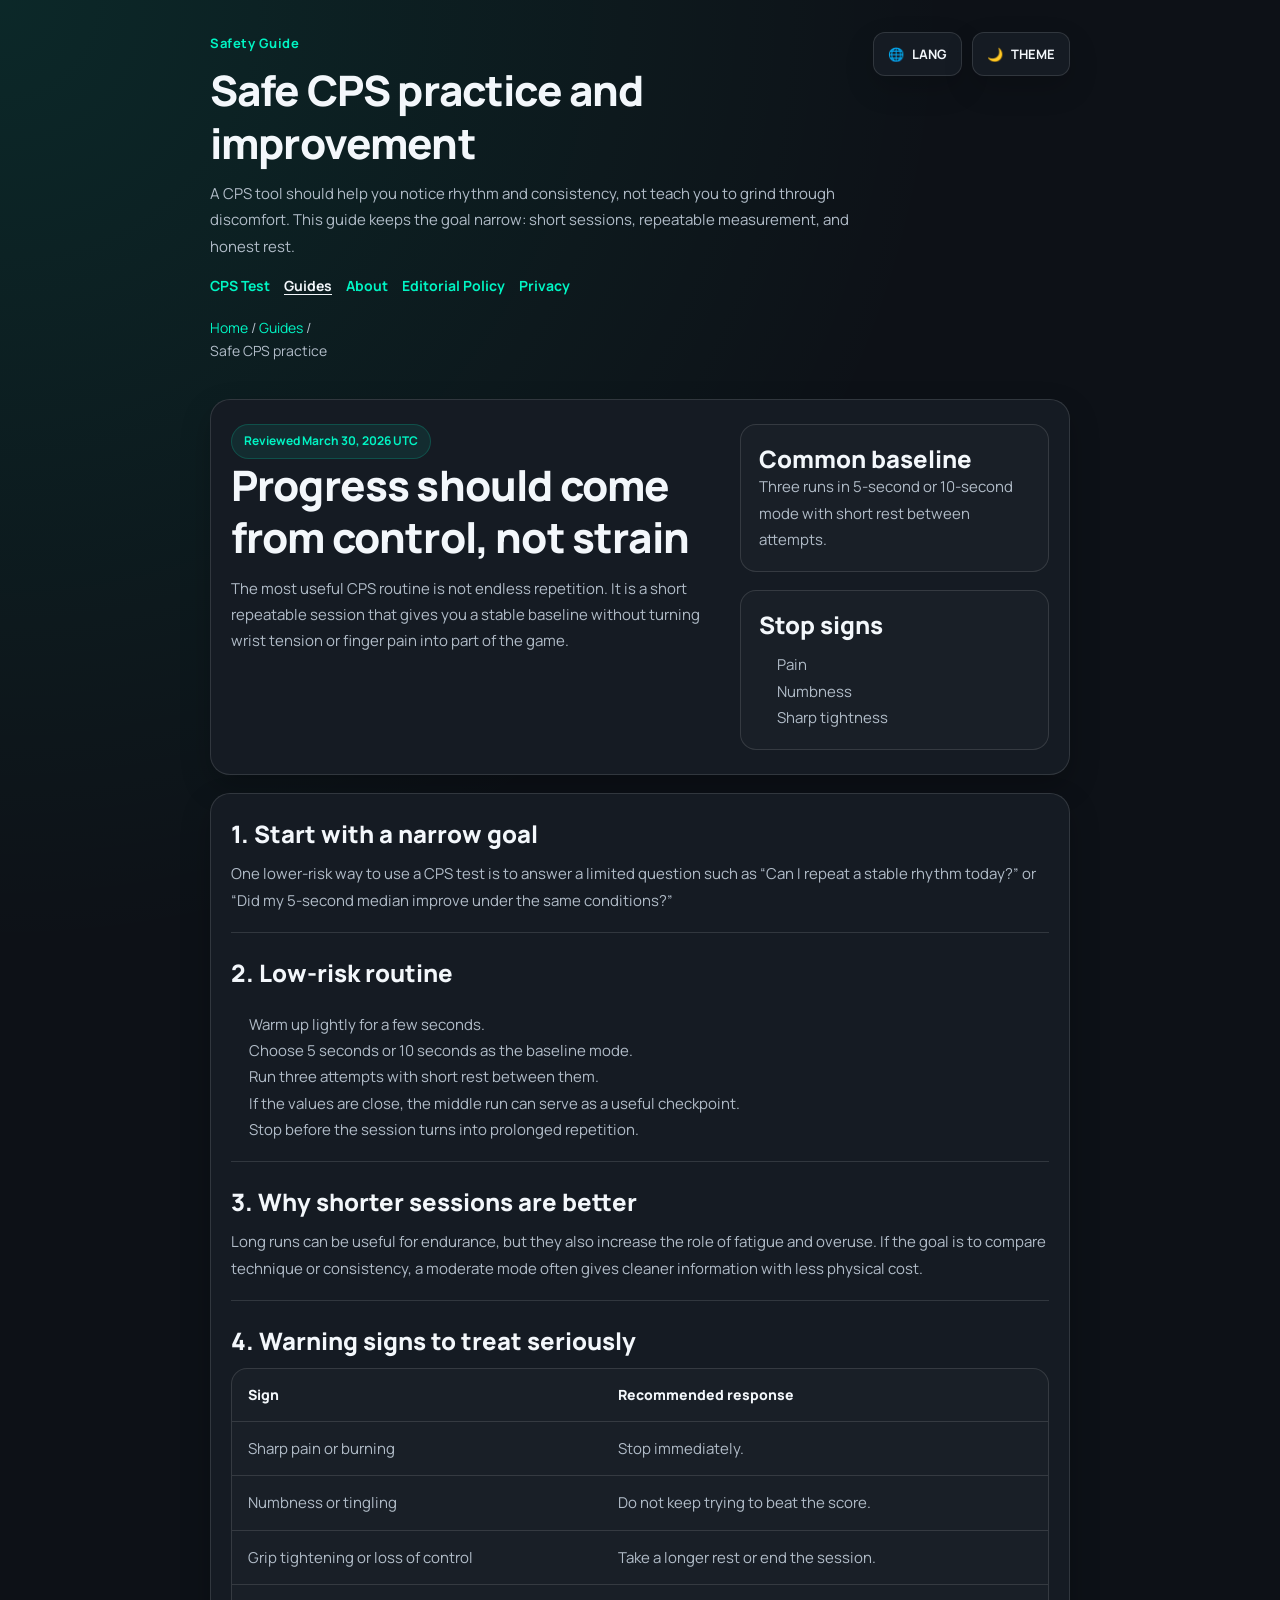
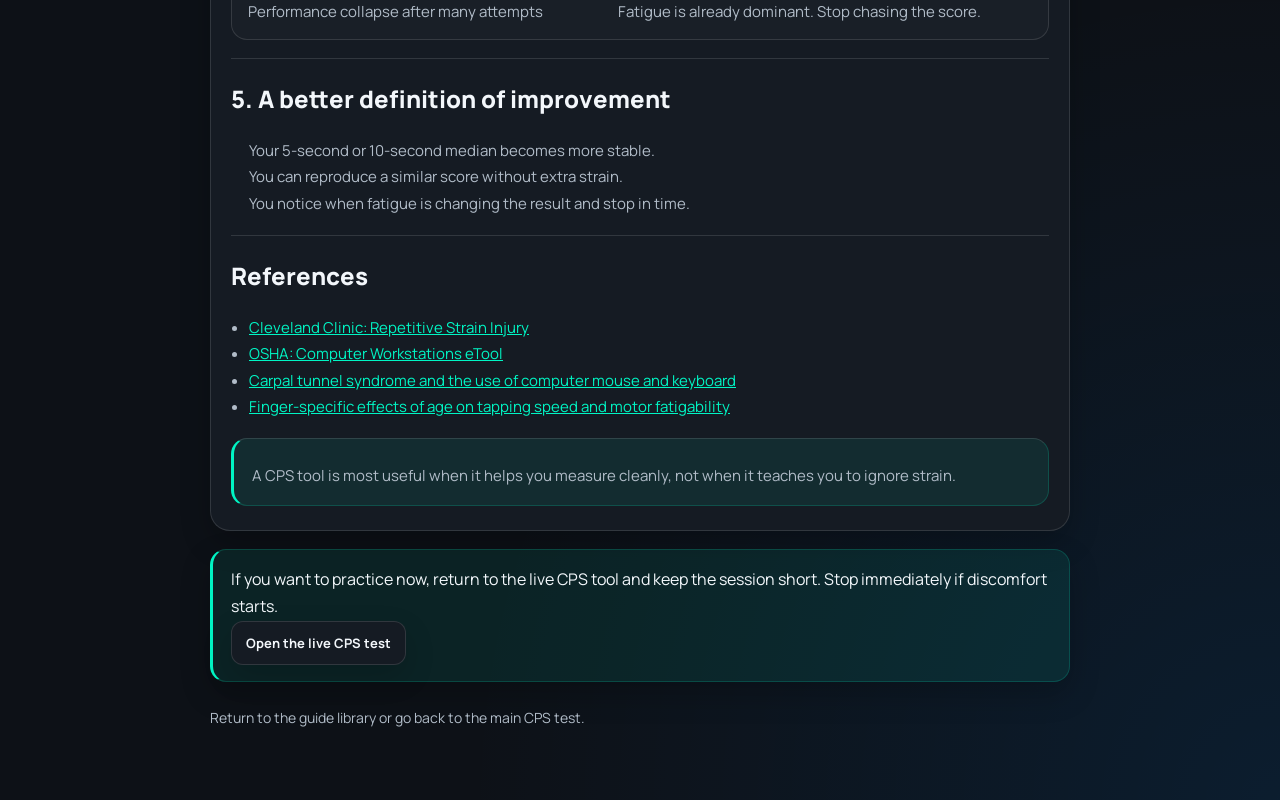
<file: guides/safe-cps-practice/index.html>
<!DOCTYPE html>
<html lang="en">
<head>
  <meta charset="UTF-8">
  <meta name="viewport" content="width=device-width, initial-scale=1.0, viewport-fit=cover">
  <meta name="robots" content="index,follow,max-snippet:-1,max-image-preview:large,max-video-preview:-1">
  <meta name="description" content="Safe CPS practice: short-session routine, rest guidance, warning signs, and a practical way to improve without treating pain as part of training.">
  <meta name="author" content="NEONCPS">
  <meta name="google-adsense-account" content="ca-pub-9418686584056529">
  <meta name="theme-color" content="#050505">
  <meta name="color-scheme" content="dark light">
  <meta name="application-name" content="NEONCPS">
  <meta name="apple-mobile-web-app-capable" content="yes">
  <meta name="apple-mobile-web-app-status-bar-style" content="black-translucent">
  <meta name="apple-mobile-web-app-title" content="NEONCPS">
  <meta name="mobile-web-app-capable" content="yes">
  <link rel="manifest" href="/manifest.webmanifest">
  <link rel="canonical" href="https://neoncps.com/guides/safe-cps-practice/">
  <link rel="alternate" hreflang="en" href="https://neoncps.com/guides/safe-cps-practice/">
  <link rel="alternate" hreflang="ko" href="https://neoncps.com/ko/guides/safe-cps-practice/">
  <link rel="alternate" hreflang="x-default" href="https://neoncps.com/guides/safe-cps-practice/">
  <meta property="og:title" content="Safe CPS Practice and Improvement | NEONCPS Guide">
  <meta property="og:description" content="Use NEONCPS for short, repeatable practice without confusing pain, overuse, or risky clicking techniques for progress.">
  <meta property="og:type" content="article">
  <meta property="og:url" content="https://neoncps.com/guides/safe-cps-practice/">
  <meta property="og:image" content="https://neoncps.com/og-image.png">
  <meta name="twitter:card" content="summary_large_image">
  <meta name="twitter:title" content="Safe CPS Practice and Improvement | NEONCPS Guide">
  <meta name="twitter:description" content="Use NEONCPS for short, repeatable practice without confusing pain, overuse, or risky clicking techniques for progress.">
  <meta name="twitter:image" content="https://neoncps.com/og-image.png">
  <link rel="icon" href="/favicon.png" sizes="256x256" type="image/png">
  <link rel="icon" href="/favicon.svg" sizes="any" type="image/svg+xml">
  <link rel="apple-touch-icon" href="/favicon.png">
  <link rel="shortcut icon" href="/favicon.png" type="image/png">
  <title>Safe CPS Practice and Improvement | NEONCPS Guide</title>
  <script src="/tracking.js"></script>
  <script>
  (function () {
    var path = window.location.pathname || '';
    var lang = path === '/ko' || path.startsWith('/ko/') ? 'ko' : 'en';
    document.documentElement.classList.add(lang === 'ko' ? 'lang-ko' : 'lang-en');
    document.documentElement.setAttribute('lang', lang);
    try {
      if ((localStorage.getItem('neon_theme') || 'dark') === 'light') {
        document.documentElement.classList.add('light');
      }
    } catch (err) {
      // Keep the default theme when storage is unavailable.
    }
  })();
</script>
  <script>
    if (window.location.hostname === 'neoncps.com') {
      const adsenseScript = document.createElement('script');
      adsenseScript.async = true;
      adsenseScript.src = 'https://pagead2.googlesyndication.com/pagead/js/adsbygoogle.js?client=ca-pub-9418686584056529';
      adsenseScript.crossOrigin = 'anonymous';
      document.head.appendChild(adsenseScript);
    }
  </script>
  <link rel="stylesheet" href="/docs.css">
  <script type="application/ld+json">
{
  "@context": "https://schema.org",
  "@type": "Article",
  "headline": "Safe CPS Practice and Improvement",
  "url": "https://neoncps.com/guides/safe-cps-practice/",
  "description": "Low-risk practice routine and safety notes for repeated CPS testing.",
  "dateModified": "2026-03-30",
  "inLanguage": "en"
}
  </script>
  <script defer src="/docs.js"></script>
</head>
<body class="docs-page">
<header class="shell topbar">
  <div class="topbar-row">
    <div class="title-block">
      <p class="eyebrow"><span class="lang-inline" data-lang="en">Safety Guide</span><span class="lang-inline" data-lang="ko">안전 가이드</span></p>
      <h1><span data-lang="en">Safe CPS practice and improvement</span><span data-lang="ko">안전한 CPS 연습과 향상</span></h1>
      <p class="sub" data-lang="en">A CPS tool should help you notice rhythm and consistency, not teach you to grind through discomfort. This guide keeps the goal narrow: short sessions, repeatable measurement, and honest rest.</p>
      <p class="sub" data-lang="ko">CPS 도구는 리듬과 일관성을 확인하도록 도와야지, 불편함을 참고 버티는 법을 가르쳐서는 안 됩니다. 이 가이드는 짧은 세션, 반복 가능한 측정, 정직한 휴식에 초점을 둡니다.</p>
    </div>
    <div class="topbar-actions">
      <button class="topbar-card" id="langToggle" type="button"><span>🌐</span><span id="langToggleText"><span class="lang-inline" data-lang="en">LANG</span><span class="lang-inline" data-lang="ko">언어</span></span></button>
      <button class="topbar-card" id="themeToggle" type="button"><span id="themeIcon">🌙</span><span><span class="lang-inline" data-lang="en">THEME</span><span class="lang-inline" data-lang="ko">테마</span></span></button>
    </div>
  </div>
  <nav class="site-nav" aria-label="Primary">
    <a href="/"><span class="lang-inline" data-lang="en">CPS Test</span><span class="lang-inline" data-lang="ko">CPS 테스트</span></a>
    <a href="/guides/" aria-current="page"><span class="lang-inline" data-lang="en">Guides</span><span class="lang-inline" data-lang="ko">가이드</span></a>
    <a href="/about/"><span class="lang-inline" data-lang="en">About</span><span class="lang-inline" data-lang="ko">소개</span></a>
    <a href="/editorial-policy/"><span class="lang-inline" data-lang="en">Editorial Policy</span><span class="lang-inline" data-lang="ko">편집 기준</span></a>
    <a href="/privacy/"><span class="lang-inline" data-lang="en">Privacy</span><span class="lang-inline" data-lang="ko">개인정보</span></a>
  </nav>
</header>

<main class="shell article-shell">
  <div class="breadcrumbs"><a href="/"><span class="lang-inline" data-lang="en">Home</span><span class="lang-inline" data-lang="ko">홈</span></a> / <a href="/guides/"><span class="lang-inline" data-lang="en">Guides</span><span class="lang-inline" data-lang="ko">가이드</span></a> / <span data-lang="en">Safe CPS practice</span><span data-lang="ko">안전한 CPS 연습</span></div>

  <section class="panel hero-grid">
    <div class="hero-copy">
      <span class="kicker"><span class="lang-inline" data-lang="en">Reviewed March 30, 2026 UTC</span><span class="lang-inline" data-lang="ko">2026년 3월 30일 UTC 검토</span></span>
      <h2><span data-lang="en">Progress should come from control, not strain</span><span data-lang="ko">향상은 무리보다 제어에서 나와야 합니다</span></h2>
      <p data-lang="en">The most useful CPS routine is not endless repetition. It is a short repeatable session that gives you a stable baseline without turning wrist tension or finger pain into part of the game.</p>
      <p data-lang="ko">가장 유용한 CPS 루틴은 끝없는 반복이 아닙니다. 손목 긴장이나 손가락 통증을 게임의 일부로 만들지 않으면서 안정적인 기준을 주는 짧은 반복 세션입니다.</p>
    </div>
    <aside class="hero-meta">
      <div class="meta-card">
        <h2><span data-lang="en">Common baseline</span><span data-lang="ko">자주 쓰는 기준</span></h2>
        <p data-lang="en">Three runs in 5-second or 10-second mode with short rest between attempts.</p>
        <p data-lang="ko">5초 또는 10초 모드로 3회 측정하고 사이에 짧게 쉬는 방식.</p>
      </div>
      <div class="meta-card">
        <h2><span data-lang="en">Stop signs</span><span data-lang="ko">즉시 멈춰야 하는 신호</span></h2>
        <ul class="meta-list">
          <li data-lang="en">Pain</li>
          <li data-lang="ko">통증</li>
          <li data-lang="en">Numbness</li>
          <li data-lang="ko">저림</li>
          <li data-lang="en">Sharp tightness</li>
          <li data-lang="ko">날카로운 긴장감</li>
        </ul>
      </div>
    </aside>
  </section>

  <section class="panel article-body">
    <section>
      <h2><span data-lang="en">1. Start with a narrow goal</span><span data-lang="ko">1. 목표를 좁게 잡으세요</span></h2>
      <p data-lang="en">One lower-risk way to use a CPS test is to answer a limited question such as “Can I repeat a stable rhythm today?” or “Did my 5-second median improve under the same conditions?”</p>
      <p data-lang="ko">CPS 테스트를 비교적 무리 없이 쓰는 한 가지 방법은 “오늘 같은 리듬을 다시 낼 수 있는가?” 또는 “같은 조건에서 5초 중앙값이 좋아졌는가?” 같은 제한된 질문에 답하는 것입니다.</p>
    </section>

    <section>
      <h2><span data-lang="en">2. Low-risk routine</span><span data-lang="ko">2. 무리 없는 루틴</span></h2>
      <ol>
        <li data-lang="en">Warm up lightly for a few seconds.</li>
        <li data-lang="ko">몇 초간 가볍게 손을 풉니다.</li>
        <li data-lang="en">Choose 5 seconds or 10 seconds as the baseline mode.</li>
        <li data-lang="ko">기준 모드로 5초 또는 10초를 고릅니다.</li>
        <li data-lang="en">Run three attempts with short rest between them.</li>
        <li data-lang="ko">짧게 쉬면서 3회 측정합니다.</li>
        <li data-lang="en">If the values are close, the middle run can serve as a useful checkpoint.</li>
        <li data-lang="ko">값이 비슷하면 가운데 기록을 참고용 체크포인트로 봅니다.</li>
        <li data-lang="en">Stop before the session turns into prolonged repetition.</li>
        <li data-lang="ko">세션이 장시간 반복으로 변하기 전에 멈춥니다.</li>
      </ol>
    </section>

    <section>
      <h2><span data-lang="en">3. Why shorter sessions are better</span><span data-lang="ko">3. 짧은 세션이 더 나은 이유</span></h2>
      <p data-lang="en">Long runs can be useful for endurance, but they also increase the role of fatigue and overuse. If the goal is to compare technique or consistency, a moderate mode often gives cleaner information with less physical cost.</p>
      <p data-lang="ko">긴 모드는 지속력을 보는 데 쓸 수 있지만, 피로와 과사용의 비중도 커집니다. 기술이나 일관성을 비교하는 것이 목표라면 중간 길이 모드가 더 적은 부담으로 더 깔끔한 정보를 주는 편인 경우가 많습니다.</p>
    </section>

    <section>
      <h2><span data-lang="en">4. Warning signs to treat seriously</span><span data-lang="ko">4. 반드시 진지하게 봐야 할 경고 신호</span></h2>
      <table class="metric-table">
        <tr>
          <th><span data-lang="en">Sign</span><span data-lang="ko">신호</span></th>
          <th><span data-lang="en">Recommended response</span><span data-lang="ko">권장 대응</span></th>
        </tr>
        <tr>
          <td><span data-lang="en">Sharp pain or burning</span><span data-lang="ko">날카로운 통증이나 화끈거림</span></td>
          <td><span data-lang="en">Stop immediately.</span><span data-lang="ko">즉시 중단합니다.</span></td>
        </tr>
        <tr>
          <td><span data-lang="en">Numbness or tingling</span><span data-lang="ko">저림이나 찌릿함</span></td>
          <td><span data-lang="en">Do not keep trying to beat the score.</span><span data-lang="ko">기록을 더 올리려고 계속하지 않습니다.</span></td>
        </tr>
        <tr>
          <td><span data-lang="en">Grip tightening or loss of control</span><span data-lang="ko">손에 과하게 힘이 들어가거나 제어가 무너짐</span></td>
          <td><span data-lang="en">Take a longer rest or end the session.</span><span data-lang="ko">더 길게 쉬거나 세션을 끝냅니다.</span></td>
        </tr>
        <tr>
          <td><span data-lang="en">Performance collapse after many attempts</span><span data-lang="ko">여러 번 한 뒤 급격한 기록 저하</span></td>
          <td><span data-lang="en">Fatigue is already dominant. Stop chasing the score.</span><span data-lang="ko">이미 피로가 주된 변수입니다. 기록을 더 쫓지 마세요.</span></td>
        </tr>
      </table>
    </section>

    <section>
      <h2><span data-lang="en">5. A better definition of improvement</span><span data-lang="ko">5. 더 나은 향상의 정의</span></h2>
      <ul>
        <li data-lang="en">Your 5-second or 10-second median becomes more stable.</li>
        <li data-lang="ko">5초나 10초 중앙값이 더 안정적으로 나옵니다.</li>
        <li data-lang="en">You can reproduce a similar score without extra strain.</li>
        <li data-lang="ko">억지 힘 없이 비슷한 점수를 다시 낼 수 있습니다.</li>
        <li data-lang="en">You notice when fatigue is changing the result and stop in time.</li>
        <li data-lang="ko">피로가 결과를 바꾸고 있음을 알아차리고 제때 멈춥니다.</li>
      </ul>
    </section>

    <section>
      <h2><span data-lang="en">References</span><span data-lang="ko">참고 자료</span></h2>
      <ul class="reference-list">
        <li><a href="https://my.clevelandclinic.org/health/diseases/17424-repetitive-strain-injury-rsi" rel="noopener noreferrer">Cleveland Clinic: Repetitive Strain Injury</a></li>
        <li><a href="https://www.osha.gov/etools/computer-workstations" rel="noopener noreferrer">OSHA: Computer Workstations eTool</a></li>
        <li><a href="https://pmc.ncbi.nlm.nih.gov/articles/PMC2569035/" rel="noopener noreferrer">Carpal tunnel syndrome and the use of computer mouse and keyboard</a></li>
        <li><a href="https://pmc.ncbi.nlm.nih.gov/articles/PMC11461208/" rel="noopener noreferrer">Finger-specific effects of age on tapping speed and motor fatigability</a></li>
      </ul>
    </section>

    <section class="article-callout">
      <p data-lang="en">A CPS tool is most useful when it helps you measure cleanly, not when it teaches you to ignore strain.</p>
      <p data-lang="ko">CPS 도구는 무시하고 버티는 법을 가르칠 때가 아니라, 깔끔하게 측정하도록 도울 때 가장 유용합니다.</p>
    </section>
  </section>
  <section class="shell panel article-callout">
    <p data-lang="en">If you want to practice now, return to the live CPS tool and keep the session short. Stop immediately if discomfort starts.</p>
    <p data-lang="ko">지금 바로 연습해보려면 실시간 CPS 도구로 돌아가 짧게 진행하세요. 불편함이 느껴지면 바로 멈추는 것이 좋습니다.</p>
    <div class="topbar-actions">
      <a class="topbar-card" href="/">
        <span data-lang="en">Open the live CPS test</span>
        <span data-lang="ko">실시간 CPS 테스트 열기</span>
      </a>
    </div>
  </section>
</main>

  <footer class="shell footer-note">
    <p data-lang="en">Return to the guide library or go back to the main CPS test.</p>
    <p data-lang="ko">가이드 모음으로 돌아가거나 메인 CPS 테스트로 이동하세요.</p>
  </footer>
</body>
</html>
</file>
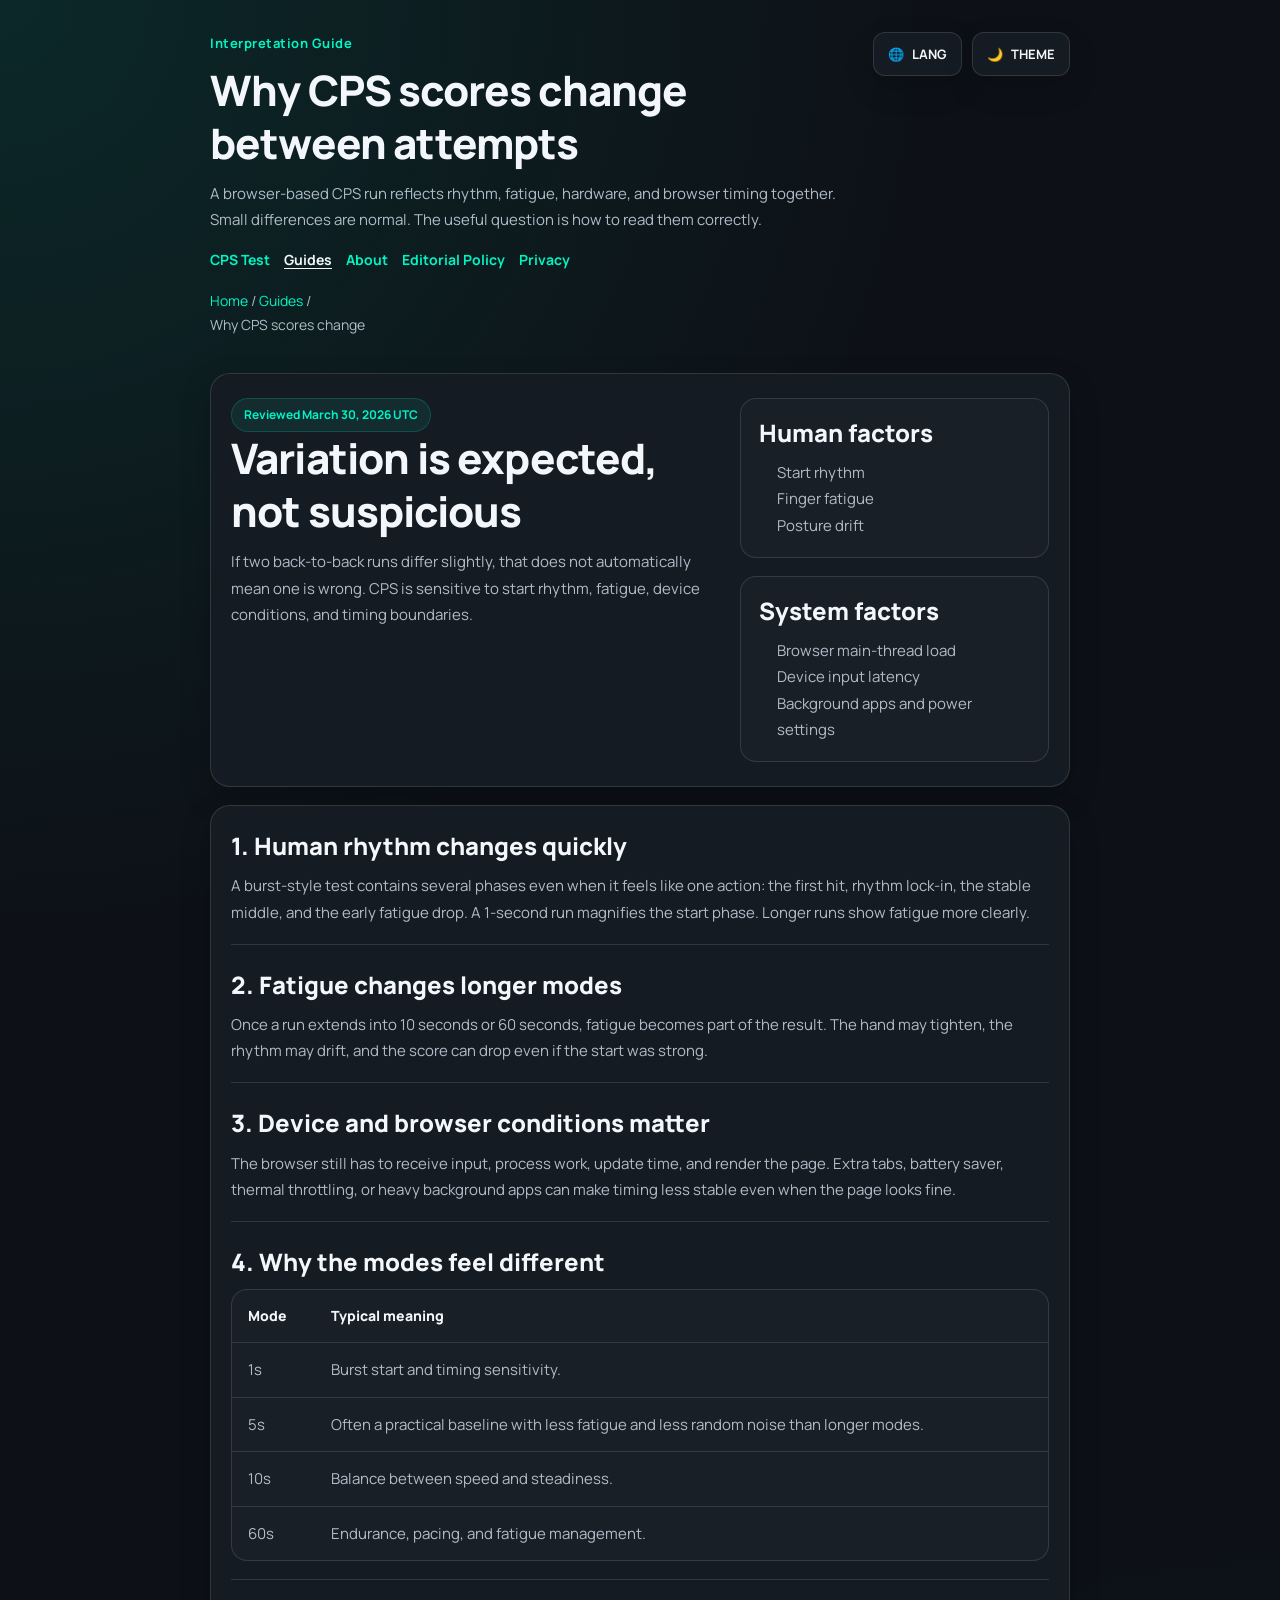
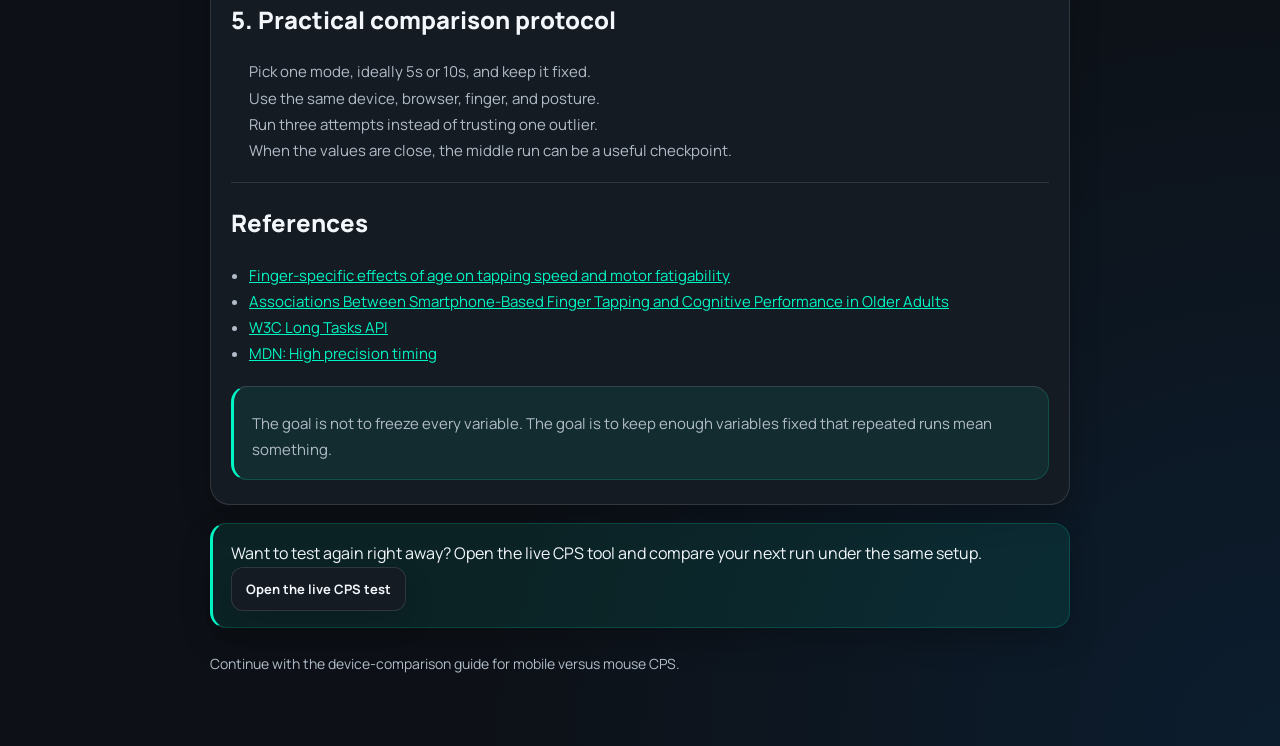
<file: guides/why-cps-scores-change/index.html>
<!DOCTYPE html>
<html lang="en">
<head>
  <meta charset="UTF-8">
  <meta name="viewport" content="width=device-width, initial-scale=1.0, viewport-fit=cover">
  <meta name="robots" content="index,follow,max-snippet:-1,max-image-preview:large,max-video-preview:-1">
  <meta name="description" content="Why CPS scores change: fatigue, timing boundaries, device differences, browser load, and the practical meaning of 1s, 5s, 10s, and 60s modes.">
  <meta name="author" content="NEONCPS">
  <meta name="google-adsense-account" content="ca-pub-9418686584056529">
  <meta name="theme-color" content="#050505">
  <meta name="color-scheme" content="dark light">
  <meta name="application-name" content="NEONCPS">
  <meta name="apple-mobile-web-app-capable" content="yes">
  <meta name="apple-mobile-web-app-status-bar-style" content="black-translucent">
  <meta name="apple-mobile-web-app-title" content="NEONCPS">
  <meta name="mobile-web-app-capable" content="yes">
  <link rel="manifest" href="/manifest.webmanifest">
  <link rel="canonical" href="https://neoncps.com/guides/why-cps-scores-change/">
  <link rel="alternate" hreflang="en" href="https://neoncps.com/guides/why-cps-scores-change/">
  <link rel="alternate" hreflang="ko" href="https://neoncps.com/ko/guides/why-cps-scores-change/">
  <link rel="alternate" hreflang="x-default" href="https://neoncps.com/guides/why-cps-scores-change/">
  <meta property="og:title" content="Why CPS Scores Change Between Attempts | NEONCPS Guide">
  <meta property="og:description" content="Understand why repeated CPS runs move around and how to compare them more fairly on the same setup.">
  <meta property="og:type" content="article">
  <meta property="og:url" content="https://neoncps.com/guides/why-cps-scores-change/">
  <meta property="og:image" content="https://neoncps.com/og-image.png">
  <meta name="twitter:card" content="summary_large_image">
  <meta name="twitter:title" content="Why CPS Scores Change Between Attempts | NEONCPS Guide">
  <meta name="twitter:description" content="Understand why repeated CPS runs move around and how to compare them more fairly on the same setup.">
  <meta name="twitter:image" content="https://neoncps.com/og-image.png">
  <link rel="icon" href="/favicon.png" sizes="256x256" type="image/png">
  <link rel="icon" href="/favicon.svg" sizes="any" type="image/svg+xml">
  <link rel="apple-touch-icon" href="/favicon.png">
  <link rel="shortcut icon" href="/favicon.png" type="image/png">
  <title>Why CPS Scores Change Between Attempts | NEONCPS Guide</title>
  <script src="/tracking.js"></script>
  <script>
  (function () {
    var path = window.location.pathname || '';
    var lang = path === '/ko' || path.startsWith('/ko/') ? 'ko' : 'en';
    document.documentElement.classList.add(lang === 'ko' ? 'lang-ko' : 'lang-en');
    document.documentElement.setAttribute('lang', lang);
    try {
      if ((localStorage.getItem('neon_theme') || 'dark') === 'light') {
        document.documentElement.classList.add('light');
      }
    } catch (err) {
      // Keep the default theme when storage is unavailable.
    }
  })();
</script>
  <script>
    if (window.location.hostname === 'neoncps.com') {
      const adsenseScript = document.createElement('script');
      adsenseScript.async = true;
      adsenseScript.src = 'https://pagead2.googlesyndication.com/pagead/js/adsbygoogle.js?client=ca-pub-9418686584056529';
      adsenseScript.crossOrigin = 'anonymous';
      document.head.appendChild(adsenseScript);
    }
  </script>
  <link rel="stylesheet" href="/docs.css">
  <script type="application/ld+json">
{
  "@context": "https://schema.org",
  "@type": "Article",
  "headline": "Why CPS Scores Change Between Attempts",
  "url": "https://neoncps.com/guides/why-cps-scores-change/",
  "description": "Practical explanation of score variance in browser-based CPS testing.",
  "dateModified": "2026-03-30",
  "inLanguage": "en"
}
  </script>
  <script defer src="/docs.js"></script>
</head>
<body class="docs-page">
<header class="shell topbar">
  <div class="topbar-row">
    <div class="title-block">
      <p class="eyebrow"><span class="lang-inline" data-lang="en">Interpretation Guide</span><span class="lang-inline" data-lang="ko">해석 가이드</span></p>
      <h1><span data-lang="en">Why CPS scores change between attempts</span><span data-lang="ko">기록이 시도마다 달라지는 이유</span></h1>
      <p class="sub" data-lang="en">A browser-based CPS run reflects rhythm, fatigue, hardware, and browser timing together. Small differences are normal. The useful question is how to read them correctly.</p>
      <p class="sub" data-lang="ko">브라우저 기반 CPS 기록은 리듬, 피로, 하드웨어, 브라우저 타이밍이 함께 섞인 결과입니다. 작은 차이는 자연스럽고, 중요한 것은 그것을 어떻게 올바르게 읽느냐입니다.</p>
    </div>
    <div class="topbar-actions">
      <button class="topbar-card" id="langToggle" type="button"><span>🌐</span><span id="langToggleText"><span class="lang-inline" data-lang="en">LANG</span><span class="lang-inline" data-lang="ko">언어</span></span></button>
      <button class="topbar-card" id="themeToggle" type="button"><span id="themeIcon">🌙</span><span><span class="lang-inline" data-lang="en">THEME</span><span class="lang-inline" data-lang="ko">테마</span></span></button>
    </div>
  </div>
  <nav class="site-nav" aria-label="Primary">
    <a href="/"><span class="lang-inline" data-lang="en">CPS Test</span><span class="lang-inline" data-lang="ko">CPS 테스트</span></a>
    <a href="/guides/" aria-current="page"><span class="lang-inline" data-lang="en">Guides</span><span class="lang-inline" data-lang="ko">가이드</span></a>
    <a href="/about/"><span class="lang-inline" data-lang="en">About</span><span class="lang-inline" data-lang="ko">소개</span></a>
    <a href="/editorial-policy/"><span class="lang-inline" data-lang="en">Editorial Policy</span><span class="lang-inline" data-lang="ko">편집 기준</span></a>
    <a href="/privacy/"><span class="lang-inline" data-lang="en">Privacy</span><span class="lang-inline" data-lang="ko">개인정보</span></a>
  </nav>
</header>

<main class="shell article-shell">
  <div class="breadcrumbs"><a href="/"><span class="lang-inline" data-lang="en">Home</span><span class="lang-inline" data-lang="ko">홈</span></a> / <a href="/guides/"><span class="lang-inline" data-lang="en">Guides</span><span class="lang-inline" data-lang="ko">가이드</span></a> / <span data-lang="en">Why CPS scores change</span><span data-lang="ko">기록이 시도마다 달라지는 이유</span></div>

  <section class="panel hero-grid">
    <div class="hero-copy">
      <span class="kicker"><span class="lang-inline" data-lang="en">Reviewed March 30, 2026 UTC</span><span class="lang-inline" data-lang="ko">2026년 3월 30일 UTC 검토</span></span>
      <h2><span data-lang="en">Variation is expected, not suspicious</span><span data-lang="ko">변동은 이상이 아니라 자연스러운 현상입니다</span></h2>
      <p data-lang="en">If two back-to-back runs differ slightly, that does not automatically mean one is wrong. CPS is sensitive to start rhythm, fatigue, device conditions, and timing boundaries.</p>
      <p data-lang="ko">연속으로 두 번 재서 점수가 조금 달라도 한쪽이 틀렸다는 뜻은 아닙니다. CPS는 시작 리듬, 피로, 기기 상태, 경계 시간에 민감합니다.</p>
    </div>
    <aside class="hero-meta">
      <div class="meta-card">
        <h2><span data-lang="en">Human factors</span><span data-lang="ko">사람 쪽 요인</span></h2>
        <ul class="meta-list">
          <li data-lang="en">Start rhythm</li>
          <li data-lang="ko">시작 리듬</li>
          <li data-lang="en">Finger fatigue</li>
          <li data-lang="ko">손가락 피로</li>
          <li data-lang="en">Posture drift</li>
          <li data-lang="ko">자세 흔들림</li>
        </ul>
      </div>
      <div class="meta-card">
        <h2><span data-lang="en">System factors</span><span data-lang="ko">시스템 요인</span></h2>
        <ul class="meta-list">
          <li data-lang="en">Browser main-thread load</li>
          <li data-lang="ko">브라우저 메인 스레드 부하</li>
          <li data-lang="en">Device input latency</li>
          <li data-lang="ko">기기 입력 지연</li>
          <li data-lang="en">Background apps and power settings</li>
          <li data-lang="ko">백그라운드 앱과 전원 설정</li>
        </ul>
      </div>
    </aside>
  </section>

  <section class="panel article-body">
    <section>
      <h2><span data-lang="en">1. Human rhythm changes quickly</span><span data-lang="ko">1. 사람의 리듬은 생각보다 빨리 변합니다</span></h2>
      <p data-lang="en">A burst-style test contains several phases even when it feels like one action: the first hit, rhythm lock-in, the stable middle, and the early fatigue drop. A 1-second run magnifies the start phase. Longer runs show fatigue more clearly.</p>
      <p data-lang="ko">순간 측정 테스트는 한 번의 동작처럼 느껴져도 실제로는 첫 클릭, 리듬이 잡히는 구간, 안정 구간, 초기 피로 구간이 섞여 있습니다. 1초 모드는 시작 구간의 영향을 크게 받고, 긴 모드는 피로를 더 분명하게 드러냅니다.</p>
    </section>

    <section>
      <h2><span data-lang="en">2. Fatigue changes longer modes</span><span data-lang="ko">2. 긴 모드에서는 피로의 영향이 커집니다</span></h2>
      <p data-lang="en">Once a run extends into 10 seconds or 60 seconds, fatigue becomes part of the result. The hand may tighten, the rhythm may drift, and the score can drop even if the start was strong.</p>
      <p data-lang="ko">10초나 60초처럼 길어지면 피로가 결과의 일부가 됩니다. 시작은 강해도 손에 힘이 들어가거나 리듬이 흔들리면서 점수가 내려갈 수 있습니다.</p>
    </section>

    <section>
      <h2><span data-lang="en">3. Device and browser conditions matter</span><span data-lang="ko">3. 기기와 브라우저 상태도 중요합니다</span></h2>
      <p data-lang="en">The browser still has to receive input, process work, update time, and render the page. Extra tabs, battery saver, thermal throttling, or heavy background apps can make timing less stable even when the page looks fine.</p>
      <p data-lang="ko">브라우저는 입력을 받고, 작업을 처리하고, 시간을 갱신하고, 화면을 다시 그려야 합니다. 탭이 많거나 절전 모드, 발열 제한, 무거운 백그라운드 앱이 있으면 화면이 멀쩡해 보여도 타이밍이 덜 안정적일 수 있습니다.</p>
    </section>

    <section>
      <h2><span data-lang="en">4. Why the modes feel different</span><span data-lang="ko">4. 모드마다 체감이 다른 이유</span></h2>
      <table class="metric-table">
        <tr>
          <th><span data-lang="en">Mode</span><span data-lang="ko">모드</span></th>
          <th><span data-lang="en">Typical meaning</span><span data-lang="ko">주된 의미</span></th>
        </tr>
        <tr>
          <td>1s</td>
          <td><span data-lang="en">Burst start and timing sensitivity.</span><span data-lang="ko">순간 시작과 경계 시간 민감성.</span></td>
        </tr>
        <tr>
          <td>5s</td>
          <td><span data-lang="en">Often a practical baseline with less fatigue and less random noise than longer modes.</span><span data-lang="ko">긴 모드보다 피로와 랜덤 흔들림이 비교적 적어 반복 비교에 자주 쓰이는 기준.</span></td>
        </tr>
        <tr>
          <td>10s</td>
          <td><span data-lang="en">Balance between speed and steadiness.</span><span data-lang="ko">속도와 안정성의 균형.</span></td>
        </tr>
        <tr>
          <td>60s</td>
          <td><span data-lang="en">Endurance, pacing, and fatigue management.</span><span data-lang="ko">지속력, 페이스 유지, 피로 관리.</span></td>
        </tr>
      </table>
    </section>

    <section>
      <h2><span data-lang="en">5. Practical comparison protocol</span><span data-lang="ko">5. 실전 비교 프로토콜</span></h2>
      <ul>
        <li data-lang="en">Pick one mode, ideally 5s or 10s, and keep it fixed.</li>
        <li data-lang="ko">가능하면 5초 또는 10초 한 모드를 정해 고정하세요.</li>
        <li data-lang="en">Use the same device, browser, finger, and posture.</li>
        <li data-lang="ko">같은 기기, 브라우저, 손가락, 자세를 유지하세요.</li>
        <li data-lang="en">Run three attempts instead of trusting one outlier.</li>
        <li data-lang="ko">튀는 한 번보다 세 번 측정을 보세요.</li>
        <li data-lang="en">When the values are close, the middle run can be a useful checkpoint.</li>
        <li data-lang="ko">값이 비슷하면 가운데 기록을 참고용 체크포인트로 볼 수 있습니다.</li>
      </ul>
    </section>

    <section>
      <h2><span data-lang="en">References</span><span data-lang="ko">참고 자료</span></h2>
      <ul class="reference-list">
        <li><a href="https://pmc.ncbi.nlm.nih.gov/articles/PMC11461208/" rel="noopener noreferrer">Finger-specific effects of age on tapping speed and motor fatigability</a></li>
        <li><a href="https://pmc.ncbi.nlm.nih.gov/articles/PMC12916091/" rel="noopener noreferrer">Associations Between Smartphone-Based Finger Tapping and Cognitive Performance in Older Adults</a></li>
        <li><a href="https://w3c.github.io/longtasks/" rel="noopener noreferrer">W3C Long Tasks API</a></li>
        <li><a href="https://developer.mozilla.org/en-US/docs/Web/API/Performance_API/High_precision_timing" rel="noopener noreferrer">MDN: High precision timing</a></li>
      </ul>
    </section>

    <section class="article-callout">
      <p data-lang="en">The goal is not to freeze every variable. The goal is to keep enough variables fixed that repeated runs mean something.</p>
      <p data-lang="ko">목표는 모든 변수를 멈추는 것이 아니라, 반복 측정이 의미를 가질 만큼 충분한 변수를 고정하는 것입니다.</p>
    </section>
  </section>
  <section class="shell panel article-callout">
    <p data-lang="en">Want to test again right away? Open the live CPS tool and compare your next run under the same setup.</p>
    <p data-lang="ko">바로 다시 시험해보고 싶다면 실시간 CPS 도구를 열고 같은 조건에서 다음 기록을 비교해보세요.</p>
    <div class="topbar-actions">
      <a class="topbar-card" href="/">
        <span data-lang="en">Open the live CPS test</span>
        <span data-lang="ko">실시간 CPS 테스트 열기</span>
      </a>
    </div>
  </section>
</main>

  <footer class="shell footer-note">
    <p data-lang="en">Continue with the device-comparison guide for mobile versus mouse CPS.</p>
    <p data-lang="ko">다음으로 모바일과 마우스 CPS 비교 가이드를 읽어보세요.</p>
  </footer>
</body>
</html>
</file>
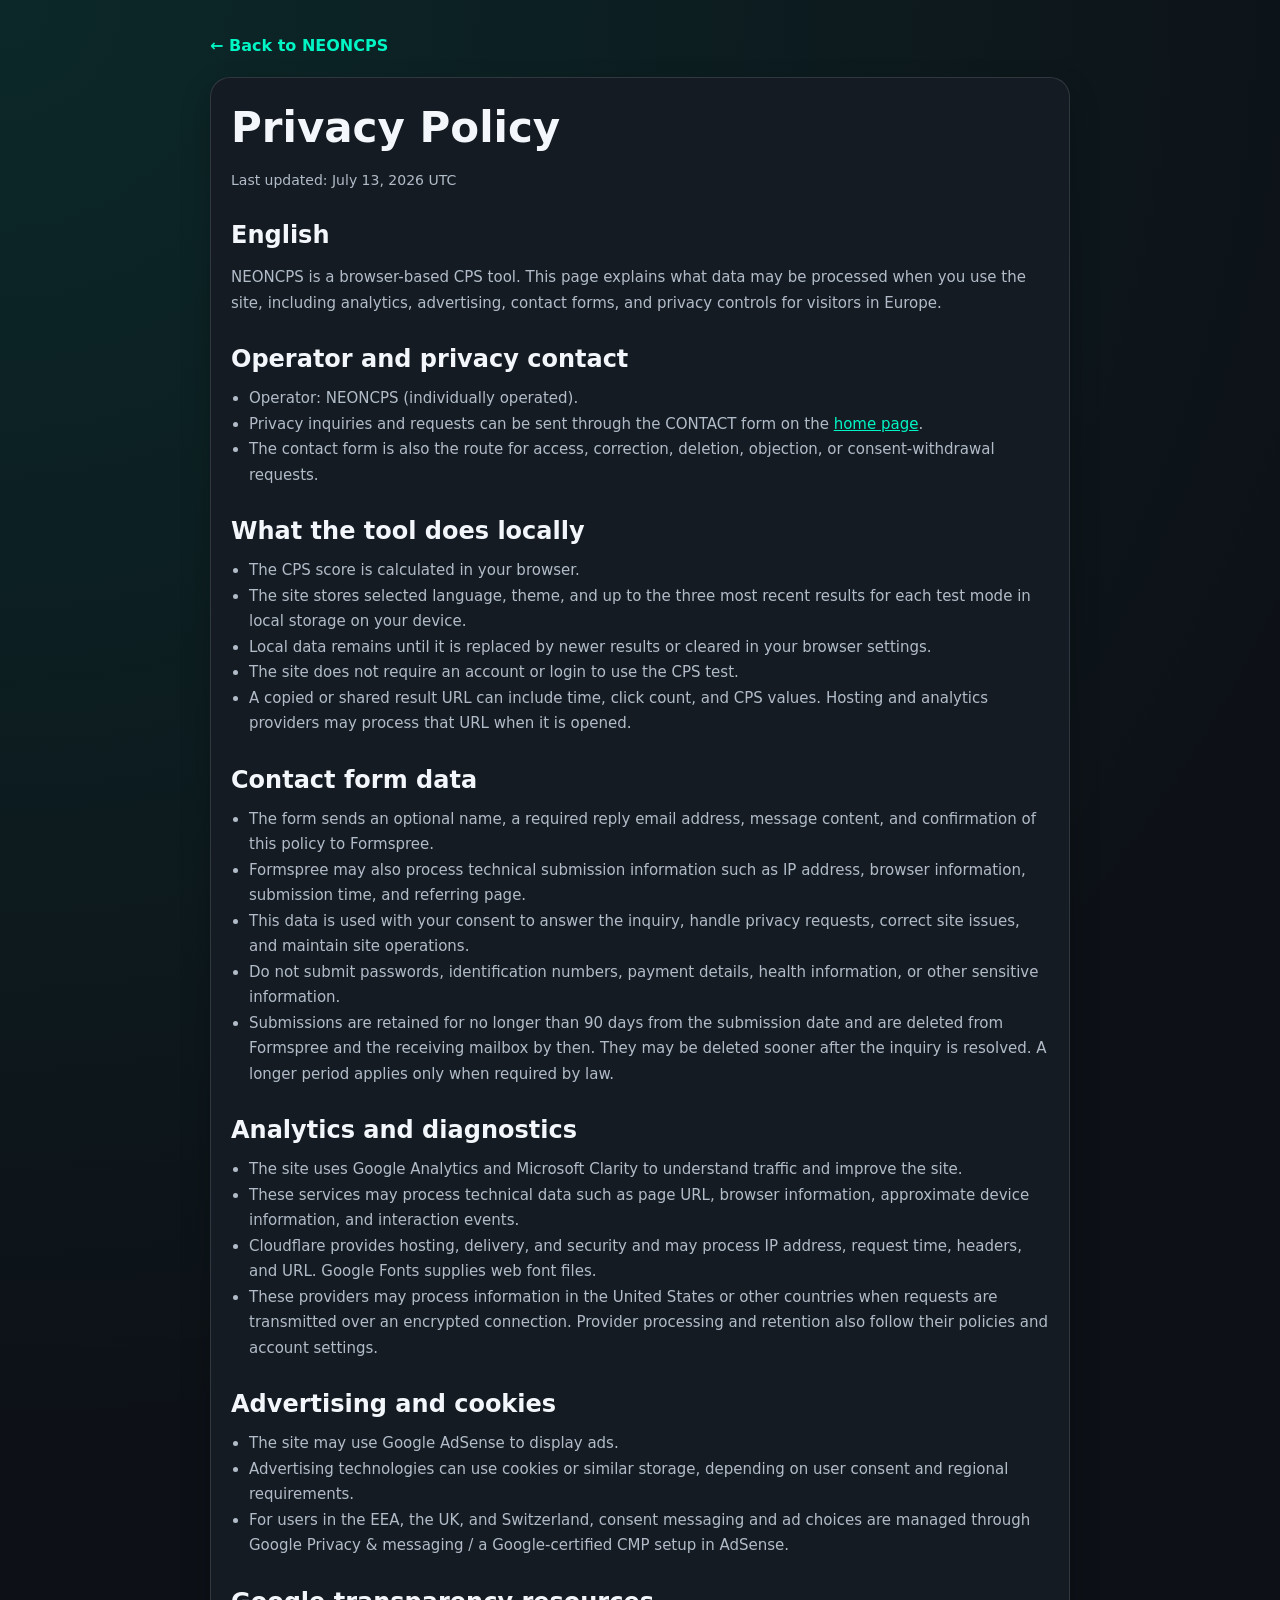
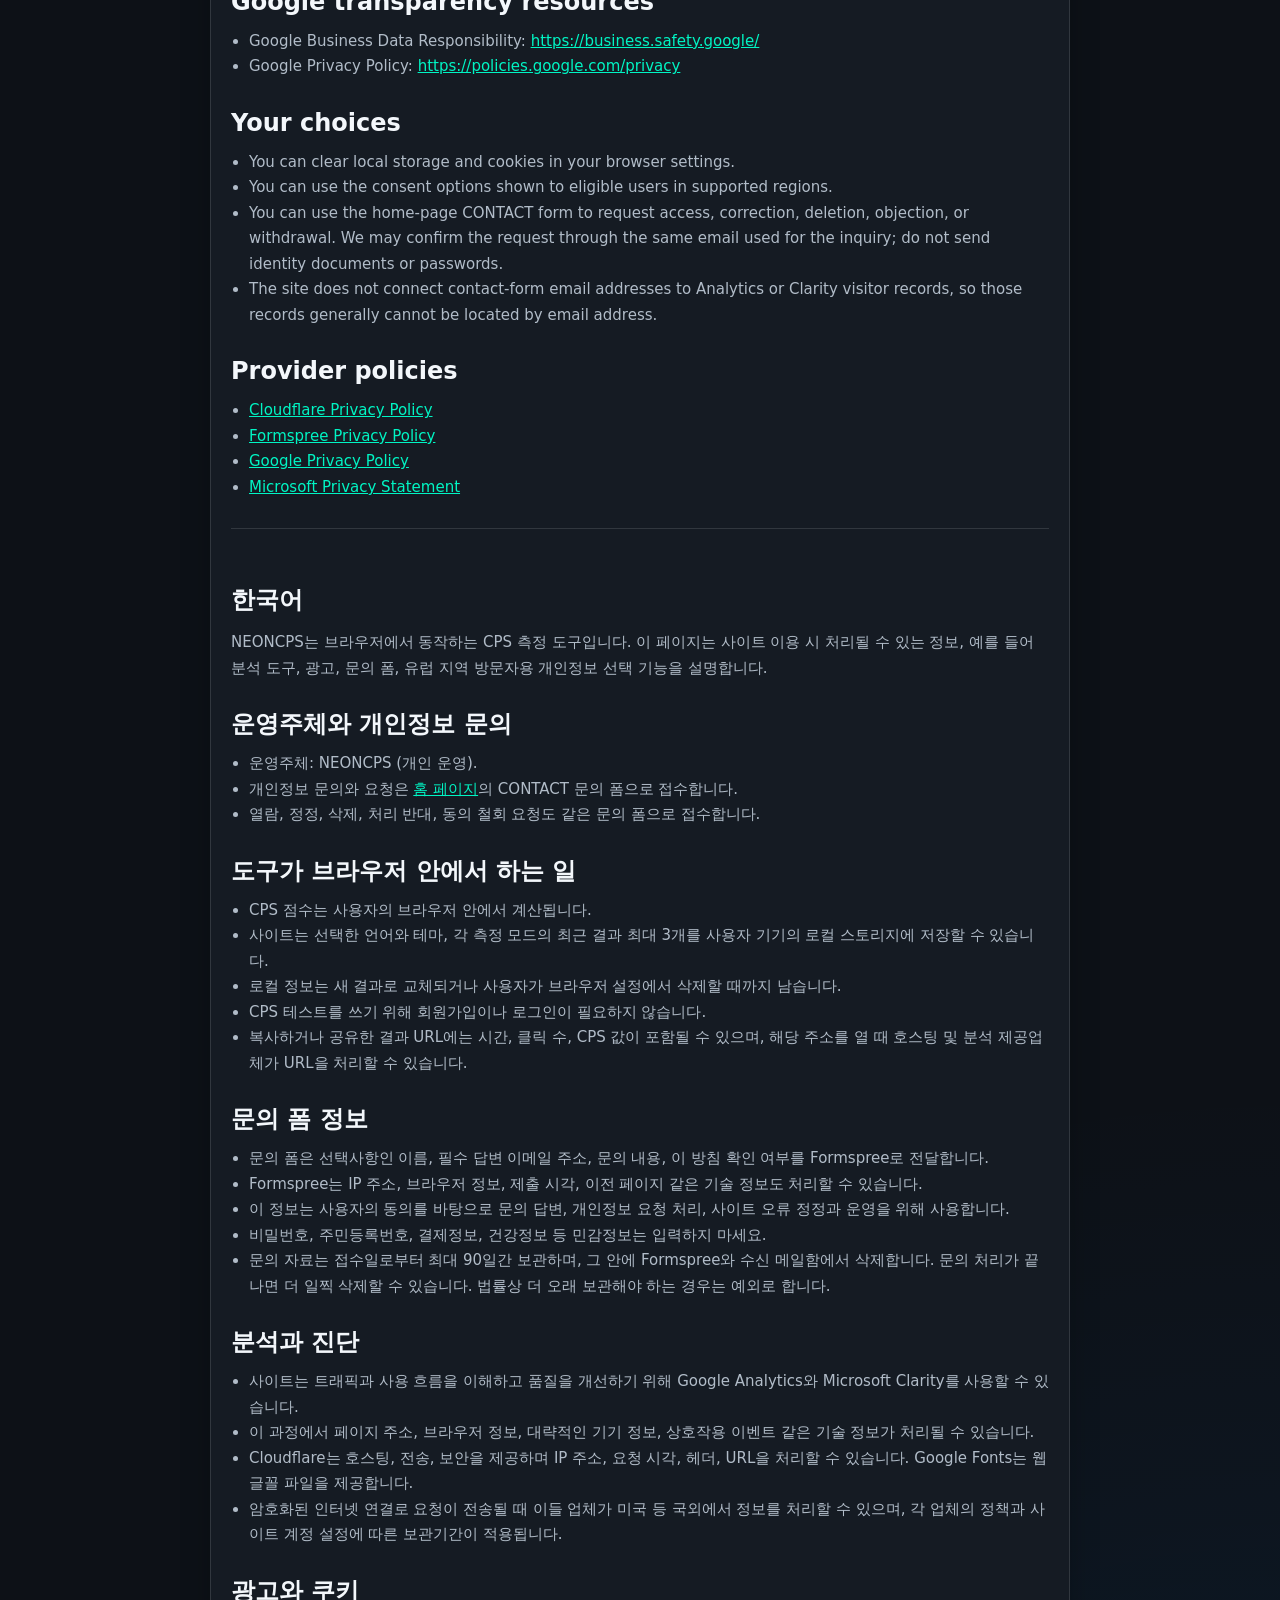
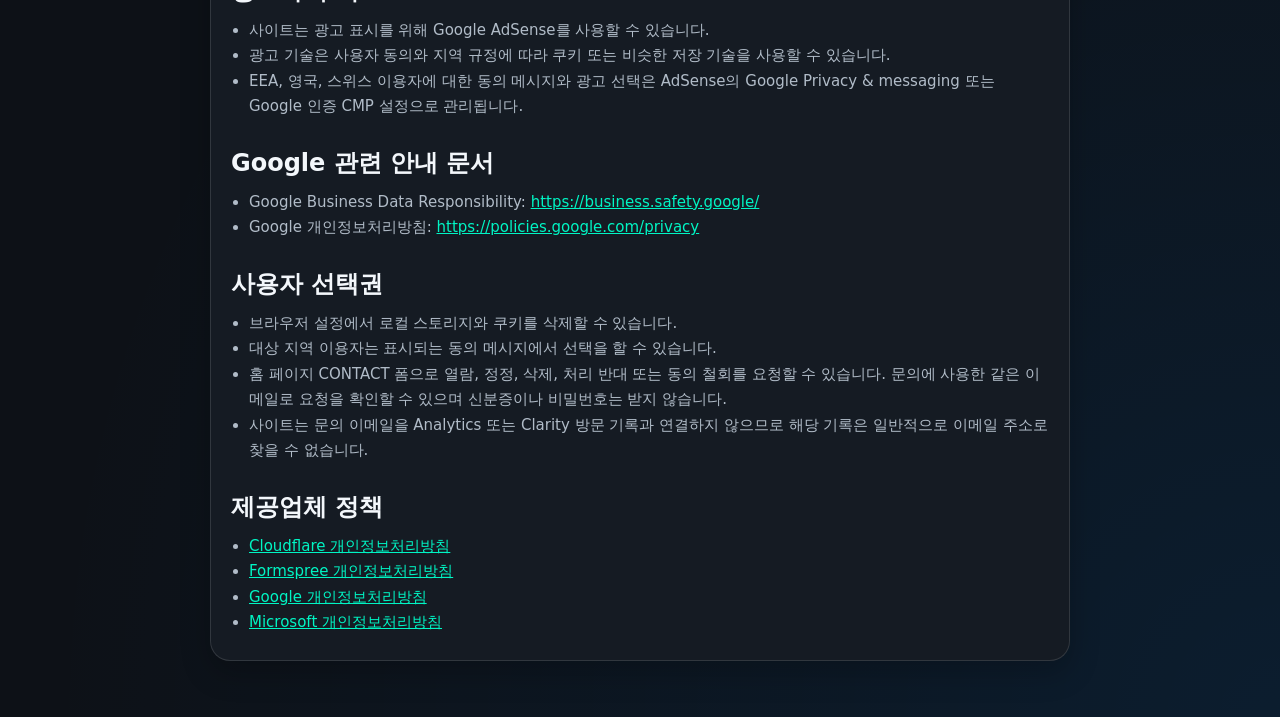
<file: privacy-static.html>
<!DOCTYPE html>
<html lang="en">
<head>
  <meta charset="UTF-8">
  <meta name="viewport" content="width=device-width, initial-scale=1.0, viewport-fit=cover">
  <meta name="robots" content="index,follow,max-snippet:-1,max-image-preview:large,max-video-preview:-1">
  <meta name="description" content="Privacy policy for NEONCPS, including information about cookies, analytics, advertising, contact forms, and European consent messaging.">
  <meta name="author" content="NEONCPS">
  <meta name="theme-color" content="#050505">
  <meta name="color-scheme" content="dark light">
  <meta name="application-name" content="NEONCPS">
  <meta name="apple-mobile-web-app-capable" content="yes">
  <meta name="apple-mobile-web-app-status-bar-style" content="black-translucent">
  <meta name="apple-mobile-web-app-title" content="NEONCPS">
  <meta name="mobile-web-app-capable" content="yes">
  <link rel="manifest" href="/manifest.webmanifest">
  <meta name="google-adsense-account" content="ca-pub-9418686584056529">
  <link rel="canonical" href="https://neoncps.com/privacy/">
  <link rel="icon" href="/favicon.png" sizes="256x256" type="image/png">
<link rel="icon" href="/favicon.svg" sizes="any" type="image/svg+xml">
<link rel="apple-touch-icon" href="/favicon.png">
<link rel="shortcut icon" href="/favicon.png" type="image/png">
  <title>NEONCPS | Privacy Policy</title>
  <script src="/tracking.js"></script>
  <script>
    if (window.location.hostname === 'neoncps.com') {
      const adsenseScript = document.createElement('script');
      adsenseScript.async = true;
      adsenseScript.src = 'https://pagead2.googlesyndication.com/pagead/js/adsbygoogle.js?client=ca-pub-9418686584056529';
      adsenseScript.crossOrigin = 'anonymous';
      document.head.appendChild(adsenseScript);
    }
  </script>
  <style>
    :root {
      --bg: #0d1117;
      --panel: #151b23;
      --text: #f3f7fb;
      --muted: #b1bcc8;
      --line: rgba(255, 255, 255, 0.12);
      --accent: #00f5c4;
    }

    * { box-sizing: border-box; }

    body {
      margin: 0;
      font-family: Manrope, system-ui, sans-serif;
      background:
        radial-gradient(circle at top left, rgba(0, 245, 196, 0.10), transparent 35%),
        radial-gradient(circle at bottom right, rgba(0, 136, 255, 0.10), transparent 30%),
        var(--bg);
      color: var(--text);
      line-height: 1.7;
      padding: calc(32px + env(safe-area-inset-top)) calc(16px + env(safe-area-inset-right)) calc(56px + env(safe-area-inset-bottom)) calc(16px + env(safe-area-inset-left));
    }

    main {
      max-width: 860px;
      margin: 0 auto;
    }

    .card {
      background: var(--panel);
      border: 1px solid var(--line);
      border-radius: 20px;
      padding: 24px 20px;
      box-shadow: 0 12px 30px rgba(0, 0, 0, 0.22);
    }

    h1, h2 {
      margin: 0 0 12px;
      line-height: 1.25;
    }

    h1 {
      font-size: clamp(30px, 5vw, 42px);
    }

    h2 {
      font-size: clamp(20px, 3vw, 24px);
      margin-top: 28px;
    }

    p, li {
      color: var(--muted);
      font-size: 15px;
    }

    ul {
      margin: 12px 0 0;
      padding-left: 18px;
    }

    a {
      color: var(--accent);
    }

    .back {
      display: inline-block;
      margin-bottom: 18px;
      color: var(--accent);
      text-decoration: none;
      font-weight: 700;
    }

    .lang-block + .lang-block {
      margin-top: 28px;
      padding-top: 28px;
      border-top: 1px solid var(--line);
    }

    .meta {
      font-size: 14px;
      color: var(--muted);
    }
  </style>
</head>
<body>
  <main>
    <a class="back" href="/">← Back to NEONCPS</a>
    <div class="card">
      <h1>Privacy Policy</h1>
      <p class="meta">Last updated: July 13, 2026 UTC</p>

      <div class="lang-block">
        <h2>English</h2>
        <p>
          NEONCPS is a browser-based CPS tool. This page explains what data may be processed when you use the site,
          including analytics, advertising, contact forms, and privacy controls for visitors in Europe.
        </p>

        <h2>Operator and privacy contact</h2>
        <ul>
          <li>Operator: NEONCPS (individually operated).</li>
          <li>Privacy inquiries and requests can be sent through the CONTACT form on the <a href="/">home page</a>.</li>
          <li>The contact form is also the route for access, correction, deletion, objection, or consent-withdrawal requests.</li>
        </ul>

        <h2>What the tool does locally</h2>
        <ul>
          <li>The CPS score is calculated in your browser.</li>
          <li>The site stores selected language, theme, and up to the three most recent results for each test mode in local storage on your device.</li>
          <li>Local data remains until it is replaced by newer results or cleared in your browser settings.</li>
          <li>The site does not require an account or login to use the CPS test.</li>
          <li>A copied or shared result URL can include time, click count, and CPS values. Hosting and analytics providers may process that URL when it is opened.</li>
        </ul>

        <h2>Contact form data</h2>
        <ul>
          <li>The form sends an optional name, a required reply email address, message content, and confirmation of this policy to Formspree.</li>
          <li>Formspree may also process technical submission information such as IP address, browser information, submission time, and referring page.</li>
          <li>This data is used with your consent to answer the inquiry, handle privacy requests, correct site issues, and maintain site operations.</li>
          <li>Do not submit passwords, identification numbers, payment details, health information, or other sensitive information.</li>
          <li>Submissions are retained for no longer than 90 days from the submission date and are deleted from Formspree and the receiving mailbox by then. They may be deleted sooner after the inquiry is resolved. A longer period applies only when required by law.</li>
        </ul>

        <h2>Analytics and diagnostics</h2>
        <ul>
          <li>The site uses Google Analytics and Microsoft Clarity to understand traffic and improve the site.</li>
          <li>These services may process technical data such as page URL, browser information, approximate device information, and interaction events.</li>
          <li>Cloudflare provides hosting, delivery, and security and may process IP address, request time, headers, and URL. Google Fonts supplies web font files.</li>
          <li>These providers may process information in the United States or other countries when requests are transmitted over an encrypted connection. Provider processing and retention also follow their policies and account settings.</li>
        </ul>

        <h2>Advertising and cookies</h2>
        <ul>
          <li>The site may use Google AdSense to display ads.</li>
          <li>Advertising technologies can use cookies or similar storage, depending on user consent and regional requirements.</li>
          <li>For users in the EEA, the UK, and Switzerland, consent messaging and ad choices are managed through Google Privacy &amp; messaging / a Google-certified CMP setup in AdSense.</li>
        </ul>

        <h2>Google transparency resources</h2>
        <ul>
          <li>Google Business Data Responsibility: <a href="https://business.safety.google/" rel="noopener noreferrer">https://business.safety.google/</a></li>
          <li>Google Privacy Policy: <a href="https://policies.google.com/privacy" rel="noopener noreferrer">https://policies.google.com/privacy</a></li>
        </ul>

        <h2>Your choices</h2>
        <ul>
          <li>You can clear local storage and cookies in your browser settings.</li>
          <li>You can use the consent options shown to eligible users in supported regions.</li>
          <li>You can use the home-page CONTACT form to request access, correction, deletion, objection, or withdrawal. We may confirm the request through the same email used for the inquiry; do not send identity documents or passwords.</li>
          <li>The site does not connect contact-form email addresses to Analytics or Clarity visitor records, so those records generally cannot be located by email address.</li>
        </ul>

        <h2>Provider policies</h2>
        <ul>
          <li><a href="https://www.cloudflare.com/policies/privacy/" rel="noopener noreferrer">Cloudflare Privacy Policy</a></li>
          <li><a href="https://formspree.io/legal/privacy-policy/" rel="noopener noreferrer">Formspree Privacy Policy</a></li>
          <li><a href="https://policies.google.com/privacy" rel="noopener noreferrer">Google Privacy Policy</a></li>
          <li><a href="https://privacy.microsoft.com/privacystatement" rel="noopener noreferrer">Microsoft Privacy Statement</a></li>
        </ul>
      </div>

      <div class="lang-block">
        <h2>한국어</h2>
        <p>
          NEONCPS는 브라우저에서 동작하는 CPS 측정 도구입니다. 이 페이지는 사이트 이용 시 처리될 수 있는 정보,
          예를 들어 분석 도구, 광고, 문의 폼, 유럽 지역 방문자용 개인정보 선택 기능을 설명합니다.
        </p>

        <h2>운영주체와 개인정보 문의</h2>
        <ul>
          <li>운영주체: NEONCPS (개인 운영).</li>
          <li>개인정보 문의와 요청은 <a href="/">홈 페이지</a>의 CONTACT 문의 폼으로 접수합니다.</li>
          <li>열람, 정정, 삭제, 처리 반대, 동의 철회 요청도 같은 문의 폼으로 접수합니다.</li>
        </ul>

        <h2>도구가 브라우저 안에서 하는 일</h2>
        <ul>
          <li>CPS 점수는 사용자의 브라우저 안에서 계산됩니다.</li>
          <li>사이트는 선택한 언어와 테마, 각 측정 모드의 최근 결과 최대 3개를 사용자 기기의 로컬 스토리지에 저장할 수 있습니다.</li>
          <li>로컬 정보는 새 결과로 교체되거나 사용자가 브라우저 설정에서 삭제할 때까지 남습니다.</li>
          <li>CPS 테스트를 쓰기 위해 회원가입이나 로그인이 필요하지 않습니다.</li>
          <li>복사하거나 공유한 결과 URL에는 시간, 클릭 수, CPS 값이 포함될 수 있으며, 해당 주소를 열 때 호스팅 및 분석 제공업체가 URL을 처리할 수 있습니다.</li>
        </ul>

        <h2>문의 폼 정보</h2>
        <ul>
          <li>문의 폼은 선택사항인 이름, 필수 답변 이메일 주소, 문의 내용, 이 방침 확인 여부를 Formspree로 전달합니다.</li>
          <li>Formspree는 IP 주소, 브라우저 정보, 제출 시각, 이전 페이지 같은 기술 정보도 처리할 수 있습니다.</li>
          <li>이 정보는 사용자의 동의를 바탕으로 문의 답변, 개인정보 요청 처리, 사이트 오류 정정과 운영을 위해 사용합니다.</li>
          <li>비밀번호, 주민등록번호, 결제정보, 건강정보 등 민감정보는 입력하지 마세요.</li>
          <li>문의 자료는 접수일로부터 최대 90일간 보관하며, 그 안에 Formspree와 수신 메일함에서 삭제합니다. 문의 처리가 끝나면 더 일찍 삭제할 수 있습니다. 법률상 더 오래 보관해야 하는 경우는 예외로 합니다.</li>
        </ul>

        <h2>분석과 진단</h2>
        <ul>
          <li>사이트는 트래픽과 사용 흐름을 이해하고 품질을 개선하기 위해 Google Analytics와 Microsoft Clarity를 사용할 수 있습니다.</li>
          <li>이 과정에서 페이지 주소, 브라우저 정보, 대략적인 기기 정보, 상호작용 이벤트 같은 기술 정보가 처리될 수 있습니다.</li>
          <li>Cloudflare는 호스팅, 전송, 보안을 제공하며 IP 주소, 요청 시각, 헤더, URL을 처리할 수 있습니다. Google Fonts는 웹 글꼴 파일을 제공합니다.</li>
          <li>암호화된 인터넷 연결로 요청이 전송될 때 이들 업체가 미국 등 국외에서 정보를 처리할 수 있으며, 각 업체의 정책과 사이트 계정 설정에 따른 보관기간이 적용됩니다.</li>
        </ul>

        <h2>광고와 쿠키</h2>
        <ul>
          <li>사이트는 광고 표시를 위해 Google AdSense를 사용할 수 있습니다.</li>
          <li>광고 기술은 사용자 동의와 지역 규정에 따라 쿠키 또는 비슷한 저장 기술을 사용할 수 있습니다.</li>
          <li>EEA, 영국, 스위스 이용자에 대한 동의 메시지와 광고 선택은 AdSense의 Google Privacy &amp; messaging 또는 Google 인증 CMP 설정으로 관리됩니다.</li>
        </ul>

        <h2>Google 관련 안내 문서</h2>
        <ul>
          <li>Google Business Data Responsibility: <a href="https://business.safety.google/" rel="noopener noreferrer">https://business.safety.google/</a></li>
          <li>Google 개인정보처리방침: <a href="https://policies.google.com/privacy" rel="noopener noreferrer">https://policies.google.com/privacy</a></li>
        </ul>

        <h2>사용자 선택권</h2>
        <ul>
          <li>브라우저 설정에서 로컬 스토리지와 쿠키를 삭제할 수 있습니다.</li>
          <li>대상 지역 이용자는 표시되는 동의 메시지에서 선택을 할 수 있습니다.</li>
          <li>홈 페이지 CONTACT 폼으로 열람, 정정, 삭제, 처리 반대 또는 동의 철회를 요청할 수 있습니다. 문의에 사용한 같은 이메일로 요청을 확인할 수 있으며 신분증이나 비밀번호는 받지 않습니다.</li>
          <li>사이트는 문의 이메일을 Analytics 또는 Clarity 방문 기록과 연결하지 않으므로 해당 기록은 일반적으로 이메일 주소로 찾을 수 없습니다.</li>
        </ul>

        <h2>제공업체 정책</h2>
        <ul>
          <li><a href="https://www.cloudflare.com/policies/privacy/" rel="noopener noreferrer">Cloudflare 개인정보처리방침</a></li>
          <li><a href="https://formspree.io/legal/privacy-policy/" rel="noopener noreferrer">Formspree 개인정보처리방침</a></li>
          <li><a href="https://policies.google.com/privacy" rel="noopener noreferrer">Google 개인정보처리방침</a></li>
          <li><a href="https://privacy.microsoft.com/privacystatement" rel="noopener noreferrer">Microsoft 개인정보처리방침</a></li>
        </ul>
      </div>
    </div>
  </main>
</body>
</html>
</file>
<file: docs.css>
@import url('https://fonts.googleapis.com/css2?family=Manrope:wght@400;600;700;800&display=swap');

:root {
  --bg: #0d1117;
  --panel: #151b23;
  --panel-soft: rgba(255, 255, 255, 0.02);
  --text: #f3f7fb;
  --muted: #b1bcc8;
  --line: rgba(255, 255, 255, 0.12);
  --accent: #00f5c4;
  --accent-soft: rgba(0, 245, 196, 0.08);
}

body.light,
html.light body {
  --bg: #f6f2eb;
  --panel: #ffffff;
  --panel-soft: rgba(15, 23, 42, 0.03);
  --text: #18212b;
  --muted: #5f6a75;
  --line: rgba(15, 23, 42, 0.12);
  --accent: #006dcc;
  --accent-soft: rgba(0, 109, 204, 0.08);
}

* {
  box-sizing: border-box;
  -webkit-tap-highlight-color: transparent;
}

html {
  scroll-behavior: smooth;
}

body {
  margin: 0;
  min-height: 100vh;
  font-family: 'Manrope', system-ui, sans-serif;
  color: var(--text);
  line-height: 1.7;
  background:
    radial-gradient(circle at top left, rgba(0, 245, 196, 0.10), transparent 35%),
    radial-gradient(circle at bottom right, rgba(0, 136, 255, 0.10), transparent 30%),
    var(--bg);
  padding: calc(32px + env(safe-area-inset-top)) calc(16px + env(safe-area-inset-right)) calc(56px + env(safe-area-inset-bottom)) calc(16px + env(safe-area-inset-left));
}

a {
  color: var(--accent);
}

a:hover {
  text-decoration: underline;
  text-decoration-thickness: 1px;
  text-underline-offset: 0.18em;
}

body.lang-ko [data-lang="ko"],
html.lang-ko body [data-lang="ko"] {
  display: block;
}

body.lang-en [data-lang="en"],
html.lang-en body [data-lang="en"] {
  display: block;
}

[data-lang] {
  display: none;
}

body.lang-ko .lang-inline[data-lang="ko"],
html.lang-ko body .lang-inline[data-lang="ko"],
body.lang-en .lang-inline[data-lang="en"],
html.lang-en body .lang-inline[data-lang="en"] {
  display: inline;
}

body.lang-ko .lang-inline[data-lang="en"],
html.lang-ko body .lang-inline[data-lang="en"],
body.lang-en .lang-inline[data-lang="ko"],
html.lang-en body .lang-inline[data-lang="ko"] {
  display: none;
}

.shell {
  width: 100%;
  max-width: 860px;
  margin: 0 auto;
}

.topbar {
  display: grid;
  gap: 14px;
  margin: 0 auto 18px;
}

.topbar-row {
  display: flex;
  flex-wrap: wrap;
  justify-content: space-between;
  align-items: flex-start;
  gap: 16px;
}

.title-block {
  max-width: 640px;
}

.eyebrow {
  margin: 0 0 10px;
  color: var(--accent);
  font-size: 13px;
  font-weight: 700;
  letter-spacing: 0.04em;
}

.title-block h1,
.hero-copy h2 {
  margin: 0 0 12px;
  line-height: 1.25;
  font-size: clamp(30px, 5vw, 42px);
  font-weight: 800;
  letter-spacing: -0.02em;
}

.sub {
  margin: 0;
  color: var(--muted);
  font-size: 15px;
  line-height: 1.75;
}

.topbar-actions {
  display: flex;
  flex-wrap: wrap;
  gap: 10px;
}

.topbar-card {
  appearance: none;
  background: var(--panel);
  border: 1px solid var(--line);
  color: var(--text);
  padding: 10px 14px;
  border-radius: 12px;
  min-height: 44px;
  display: inline-flex;
  align-items: center;
  justify-content: center;
  gap: 8px;
  font: inherit;
  font-size: 13px;
  font-weight: 700;
  text-decoration: none;
  cursor: pointer;
  box-shadow: 0 12px 30px rgba(0, 0, 0, 0.16);
  transition: border-color 0.2s ease, transform 0.2s ease, background-color 0.2s ease;
}

.topbar-card:hover {
  border-color: rgba(0, 245, 196, 0.32);
}

.topbar-card:active {
  transform: scale(0.98);
}

.site-nav {
  display: flex;
  flex-wrap: wrap;
  gap: 14px;
}

.site-nav a {
  color: var(--accent);
  font-size: 14px;
  font-weight: 700;
  text-decoration: none;
}

.site-nav a[aria-current='page'] {
  color: var(--text);
  text-decoration: underline;
  text-underline-offset: 0.18em;
}

.breadcrumbs {
  margin-bottom: 18px;
  color: var(--muted);
  font-size: 14px;
}

.breadcrumbs a {
  color: var(--accent);
  text-decoration: none;
}

.article-shell {
  display: grid;
  gap: 18px;
}

.panel {
  background: var(--panel);
  border: 1px solid var(--line);
  border-radius: 20px;
  padding: 24px 20px;
  box-shadow: 0 12px 30px rgba(0, 0, 0, 0.22);
}

.hero-grid {
  display: grid;
  grid-template-columns: minmax(0, 1.35fr) minmax(240px, 0.85fr);
  gap: 18px;
}

.hero-copy p {
  margin: 0 0 14px;
  color: var(--muted);
  font-size: 15px;
  line-height: 1.75;
}

.hero-meta,
.article-body {
  display: grid;
  gap: 18px;
}

.meta-card {
  padding: 18px;
  border-radius: 16px;
  border: 1px solid var(--line);
  background: var(--panel-soft);
}

.meta-card h2,
.meta-card h3,
.article-body h2,
.article-body h3 {
  margin: 0;
  line-height: 1.3;
  font-size: clamp(20px, 3vw, 24px);
  font-weight: 800;
}

.meta-list,
.reference-list,
.article-list,
.article-body ul,
.article-body ol {
  margin: 12px 0 0;
  padding-left: 18px;
}

.meta-card p,
.meta-card li,
.article-body p,
.article-body li {
  margin: 0;
  color: var(--muted);
  font-size: 15px;
  line-height: 1.75;
}

.article-body > section {
  display: grid;
  gap: 12px;
}

.article-body > section + section {
  padding-top: 24px;
  border-top: 1px solid var(--line);
}

.kicker {
  display: inline-flex;
  align-items: center;
  width: fit-content;
  padding: 6px 12px;
  border-radius: 999px;
  border: 1px solid rgba(0, 245, 196, 0.18);
  background: var(--accent-soft);
  color: var(--accent);
  font-size: 12px;
  font-weight: 700;
}

.card-grid {
  display: grid;
  grid-template-columns: repeat(auto-fit, minmax(220px, 1fr));
  gap: 16px;
}

.link-card {
  display: grid;
  gap: 10px;
  color: inherit;
  text-decoration: none;
  background: var(--panel-soft);
}

.link-card:hover {
  border-color: rgba(0, 245, 196, 0.22);
  text-decoration: none;
}

.link-card strong {
  font-size: 20px;
  line-height: 1.25;
}

.link-card p {
  margin: 0;
  color: var(--muted);
  font-size: 15px;
  line-height: 1.75;
}

.article-callout {
  padding: 16px 18px;
  border: 1px solid rgba(0, 245, 196, 0.18);
  border-left: 3px solid var(--accent);
  border-radius: 16px;
  background: var(--accent-soft);
}

.article-callout p {
  margin: 0;
}

.metric-table {
  width: 100%;
  border-collapse: separate;
  border-spacing: 0;
  overflow: hidden;
  border-radius: 16px;
  border: 1px solid var(--line);
  background: var(--panel-soft);
}

.metric-table th,
.metric-table td {
  padding: 14px 16px;
  border-bottom: 1px solid var(--line);
  text-align: left;
  vertical-align: top;
}

.metric-table tr:last-child td {
  border-bottom: 0;
}

.metric-table th {
  color: var(--text);
  font-size: 14px;
  font-weight: 800;
}

.metric-table td {
  color: var(--muted);
  font-size: 15px;
  line-height: 1.7;
}

.footer-note {
  margin-top: 24px;
  color: var(--muted);
  font-size: 14px;
  line-height: 1.7;
}

.footer-note a {
  color: inherit;
}

@media (max-width: 760px) {
  body {
    padding: calc(24px + env(safe-area-inset-top)) calc(16px + env(safe-area-inset-right)) calc(44px + env(safe-area-inset-bottom)) calc(16px + env(safe-area-inset-left));
  }

  .topbar-row {
    flex-direction: column;
  }

  .hero-grid {
    grid-template-columns: 1fr;
  }

  .topbar-actions {
    width: 100%;
  }

  .topbar-card {
    flex: 1 1 150px;
  }

  .panel {
    padding: 20px 18px;
  }
}

@media (prefers-reduced-motion: reduce) {
  html {
    scroll-behavior: auto;
  }

  *,
  *::before,
  *::after {
    animation-duration: 0.01ms !important;
    animation-iteration-count: 1 !important;
    transition-duration: 0.01ms !important;
  }
}
</file>
